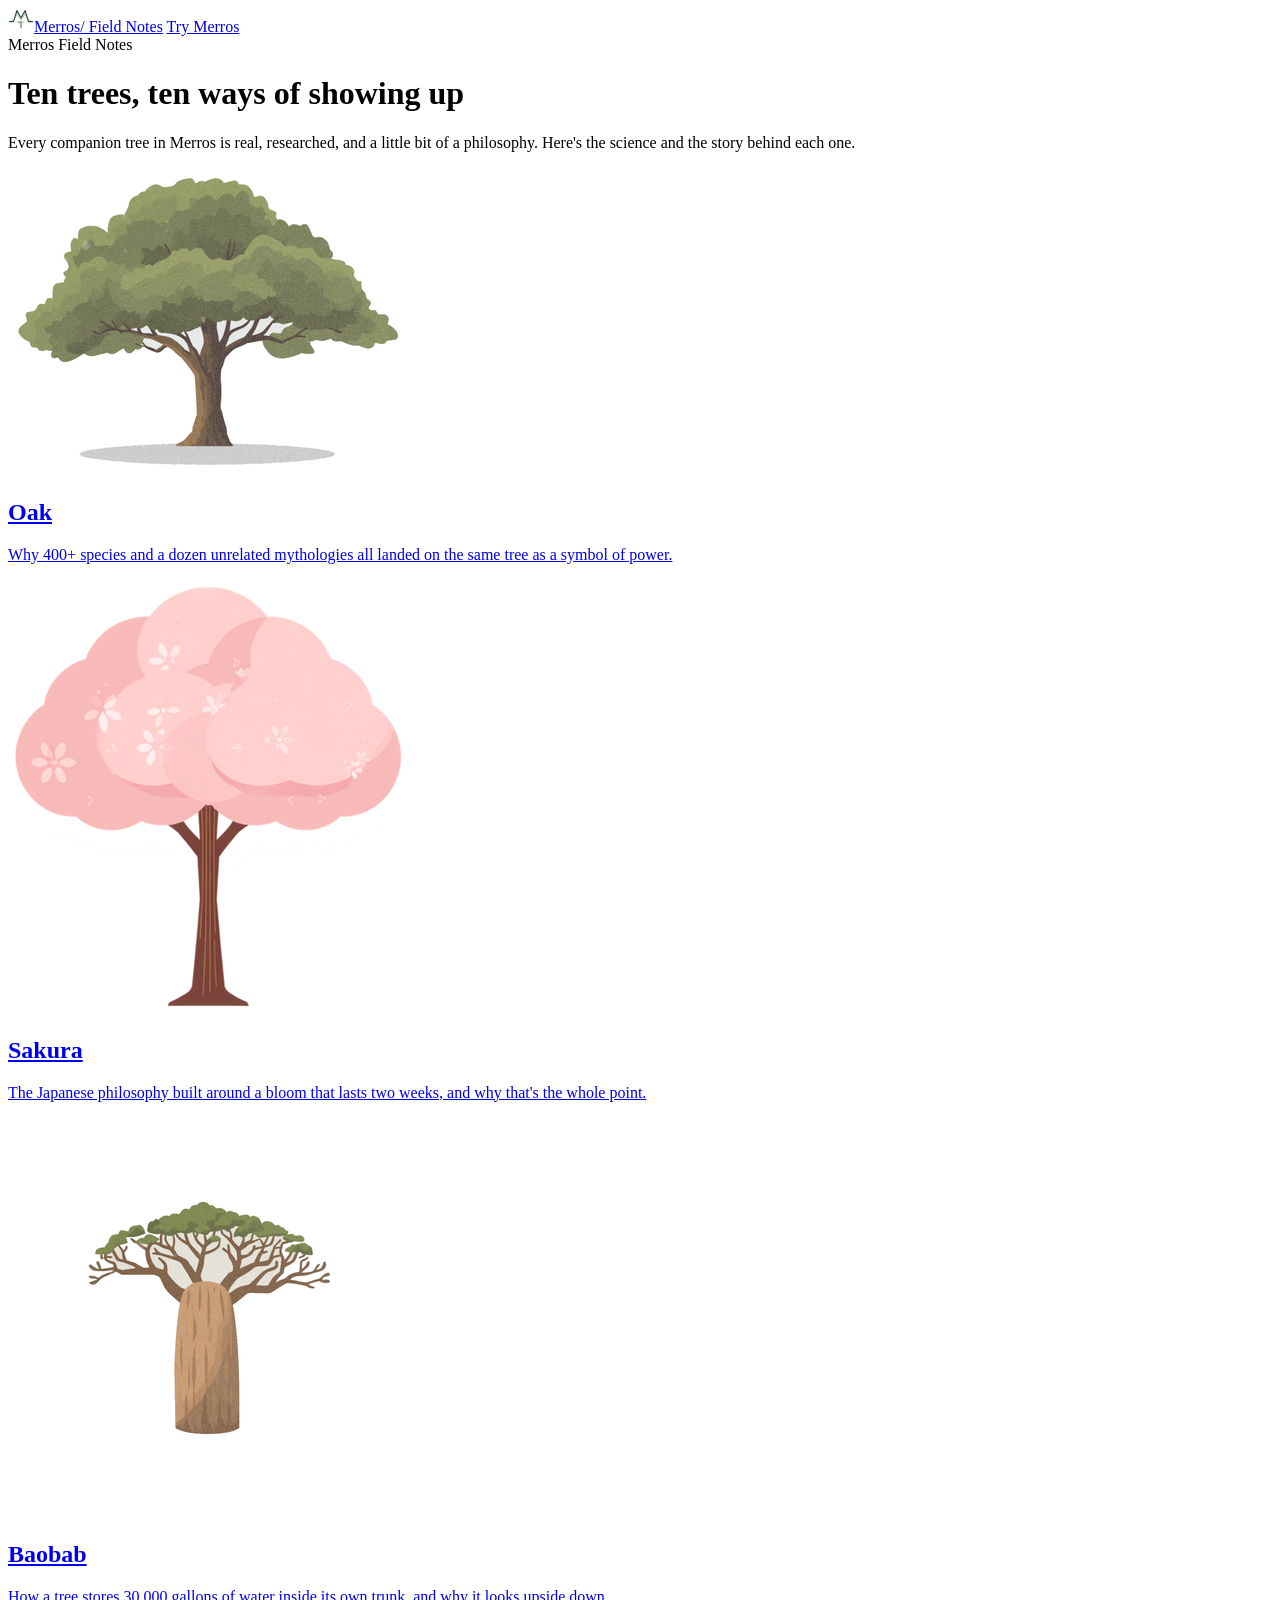
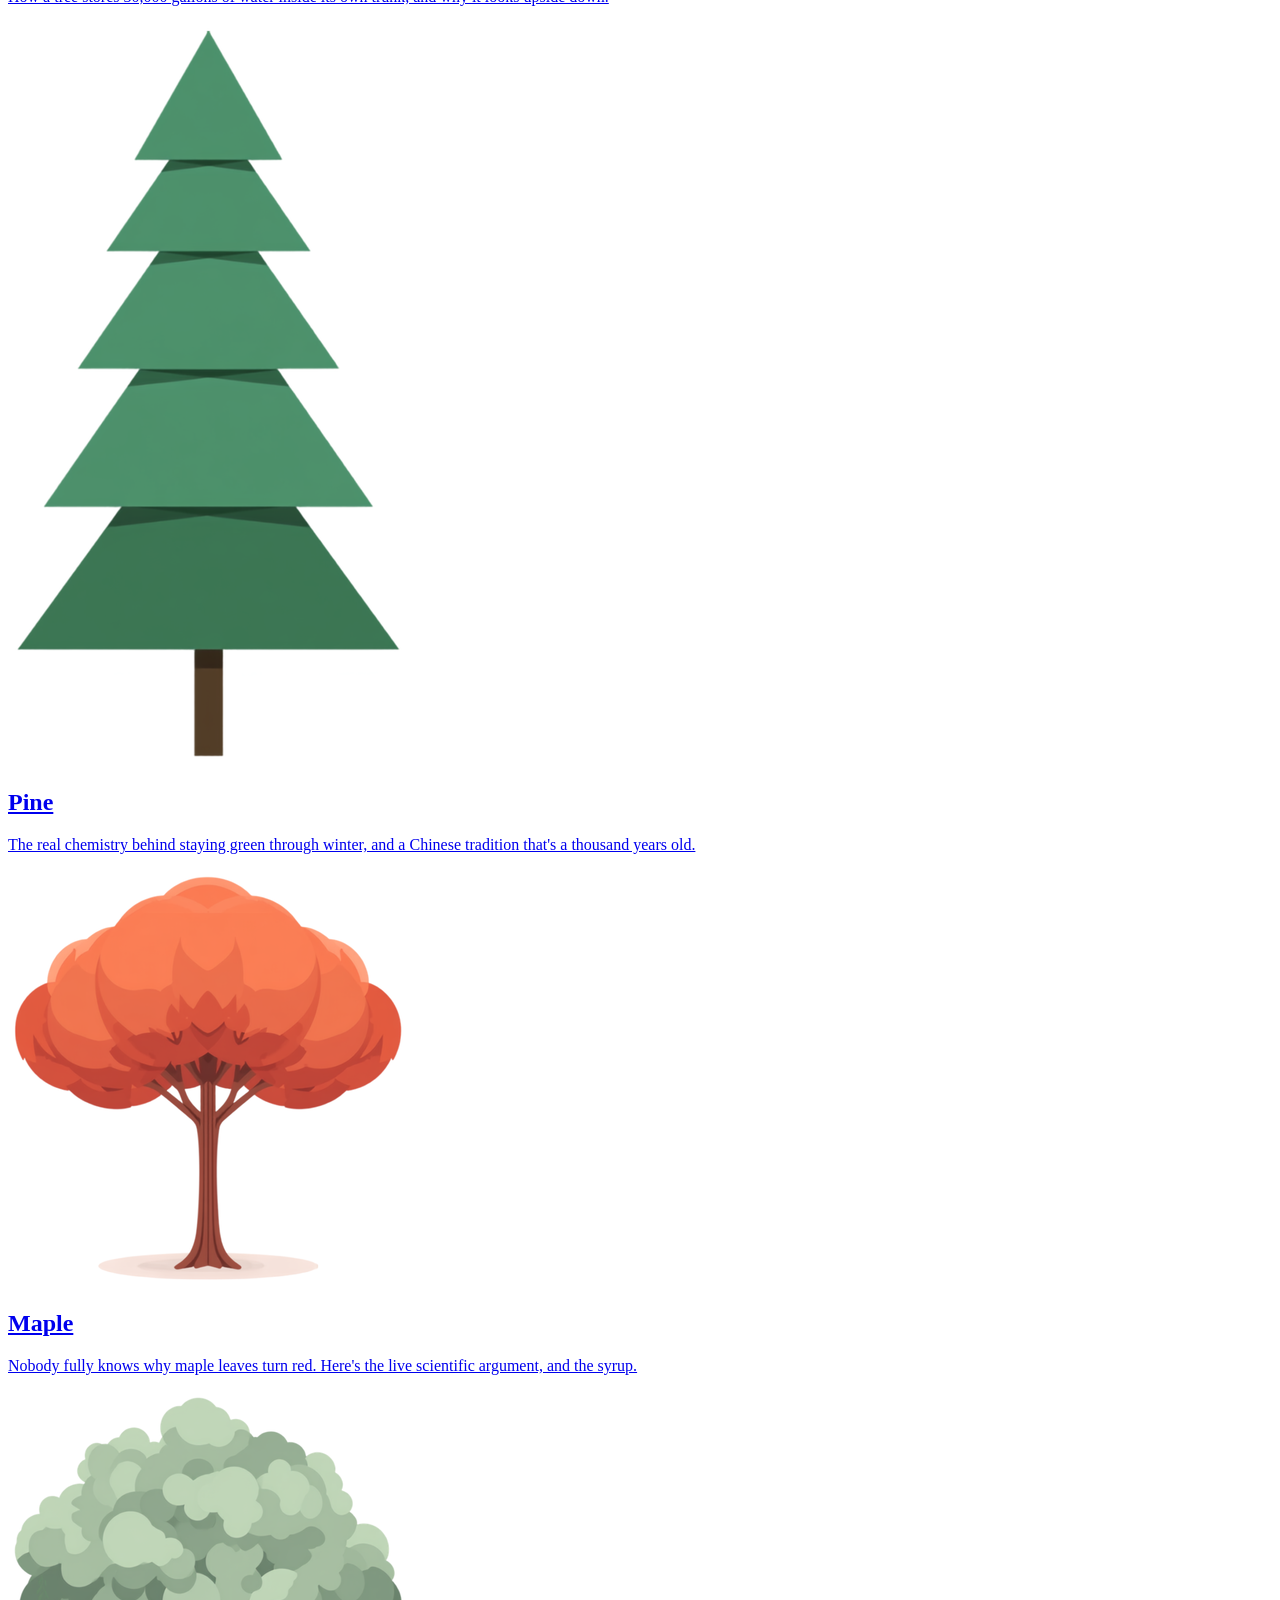
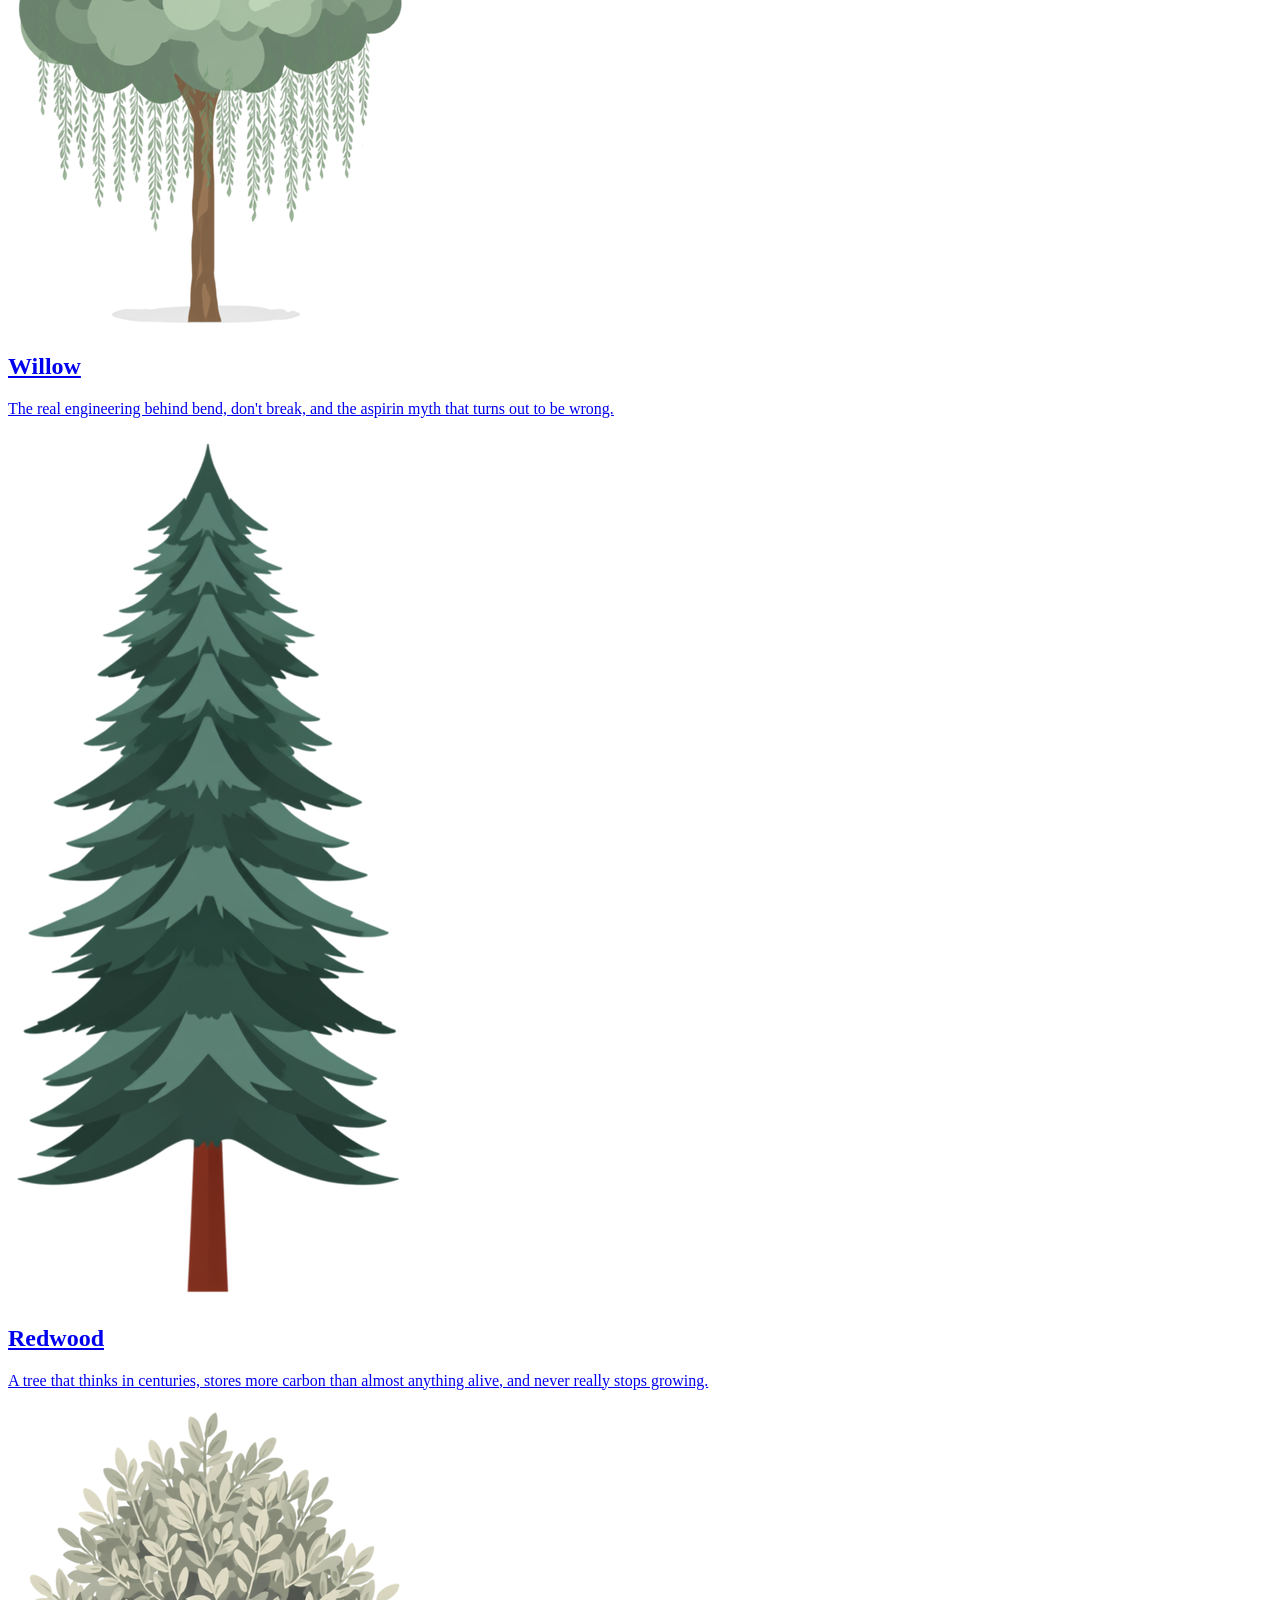
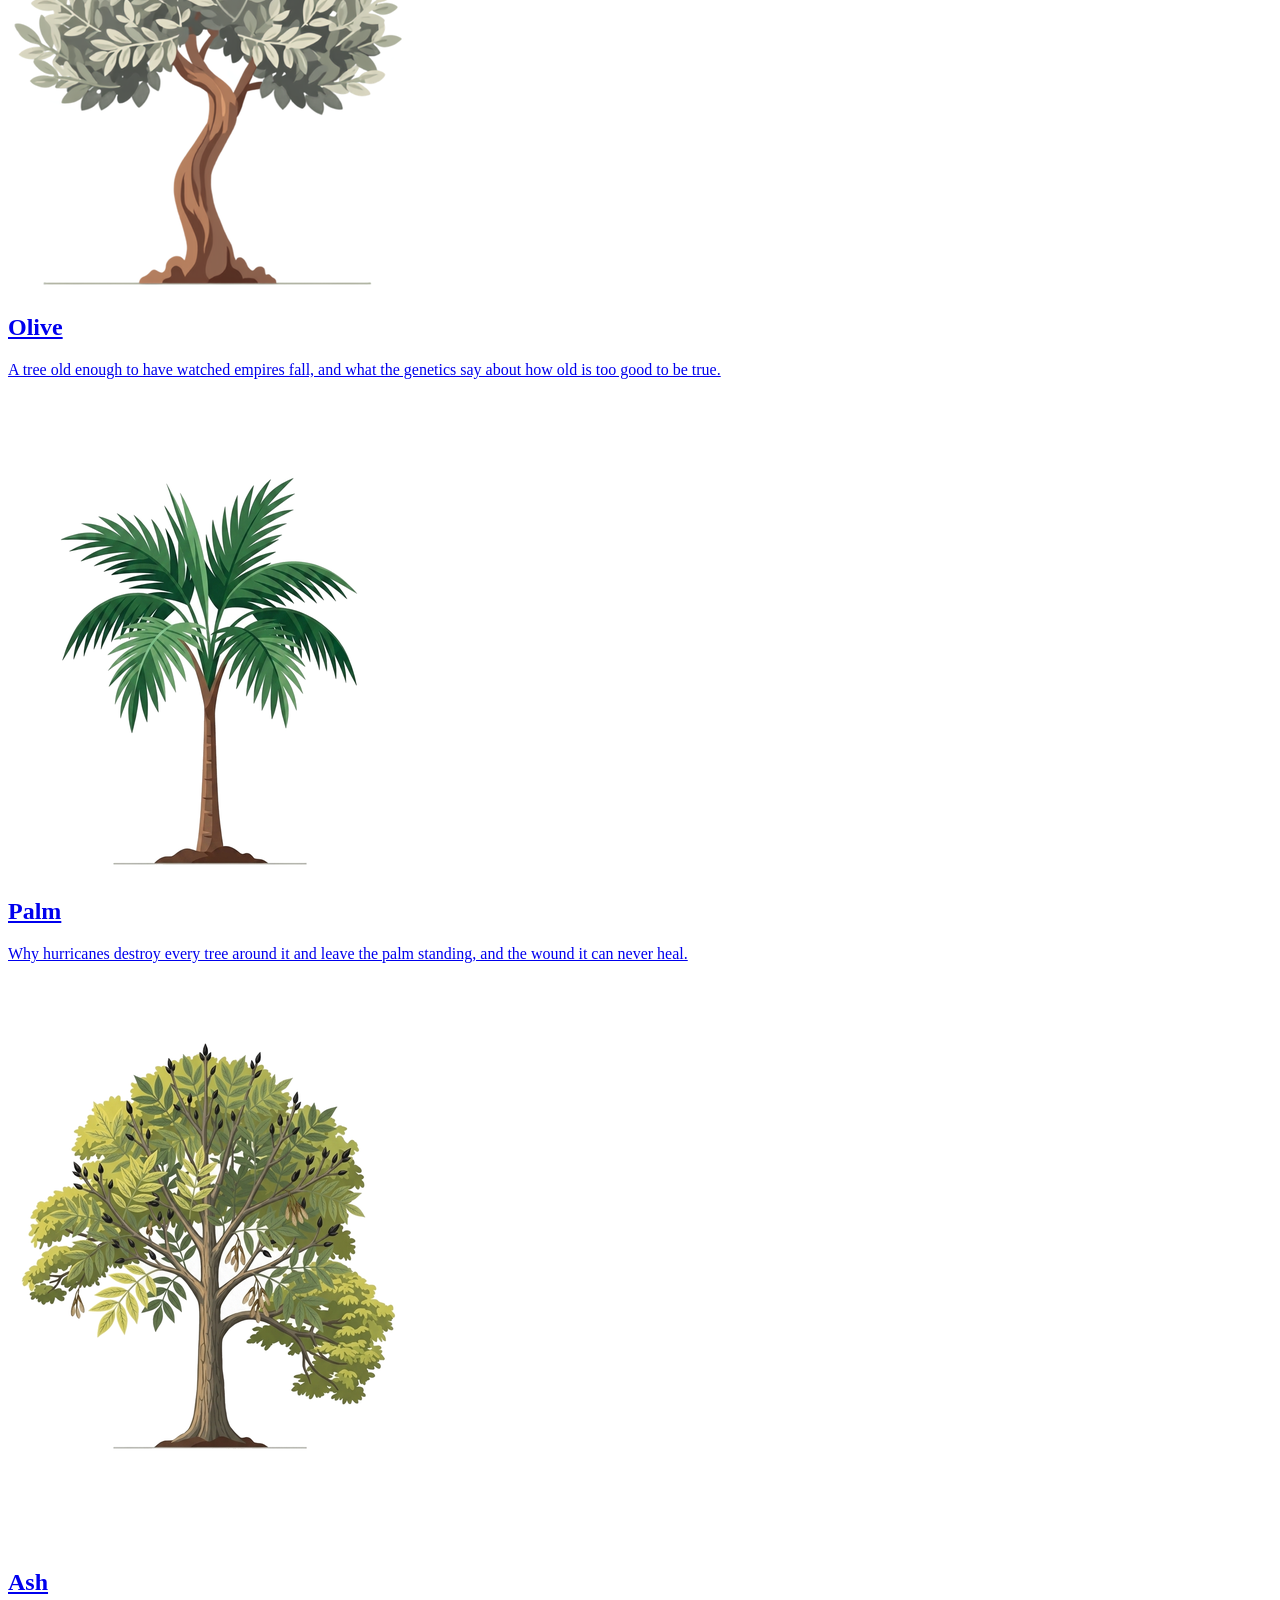
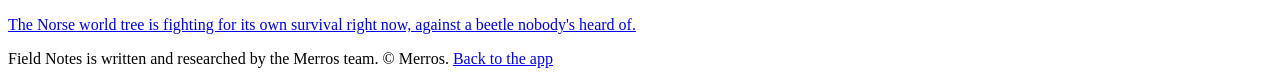
<file: blog/index.html>
<!DOCTYPE html>
<html lang="en">
<head>
<meta charset="UTF-8">
<meta name="viewport" content="width=device-width, initial-scale=1.0">
<title>Merros Field Notes · Merros Field Notes</title>
<meta name="description" content="Real, researched stories behind the ten companion trees in Merros.">
<link rel="preconnect" href="https://fonts.googleapis.com">
<link href="https://fonts.googleapis.com/css2?family=EB+Garamond:ital,wght@0,500;0,600;0,700;1,500&family=Inter:wght@400;500;600;700;800&display=swap" rel="stylesheet">
<link rel="stylesheet" href="/blog/blog.css">
</head>
<body>
<header class="blog-header"><div class="wrap">
  <a class="brand" href="/"><svg width="26" height="24" viewBox="-100 -80 200 180"><path d="M-88 22 L-58 22 L-32 -62 L0 -6 L32 -62 L58 22 L88 22" fill="none" stroke="#30533E" stroke-width="9" stroke-linecap="round" stroke-linejoin="round"/><path d="M-70 12 L-53 12 L-32 -38 L0 12 L32 -38 L53 12 L70 12" fill="none" stroke="#30533E" stroke-width="5" stroke-linecap="round" stroke-linejoin="round" opacity="0.55"/><line x1="0" y1="22" x2="0" y2="70" stroke="#30533E" stroke-width="7" stroke-linecap="round"/><path d="M0 40 Q-22 34 -30 18 Q-8 18 0 40 Z" fill="#7F9D6A"/><path d="M0 40 Q22 34 30 18 Q8 18 0 40 Z" fill="#B7C7AE"/></svg>Merros<span class="brand-blog-tag">/ Field Notes</span></a>
  <a class="header-cta" href="/">Try Merros</a>
</div></header>

<div class="listing-hero">
  <div class="eyebrow">Merros Field Notes</div>
  <h1>Ten trees, ten ways of showing up</h1>
  <p>Every companion tree in Merros is real, researched, and a little bit of a philosophy. Here's the science and the story behind each one.</p>
</div>
<div class="listing-grid">
<a class="listing-card" href="/blog/oak/">
  <div class="listing-card-top"><img src="/oak.png" alt="Oak"><h2>Oak</h2></div>
  <p>Why 400+ species and a dozen unrelated mythologies all landed on the same tree as a symbol of power.</p>
</a>
<a class="listing-card" href="/blog/sakura/">
  <div class="listing-card-top"><img src="/sakura.png" alt="Sakura"><h2>Sakura</h2></div>
  <p>The Japanese philosophy built around a bloom that lasts two weeks, and why that's the whole point.</p>
</a>
<a class="listing-card" href="/blog/baobab/">
  <div class="listing-card-top"><img src="/baobab.png" alt="Baobab"><h2>Baobab</h2></div>
  <p>How a tree stores 30,000 gallons of water inside its own trunk, and why it looks upside down.</p>
</a>
<a class="listing-card" href="/blog/pine/">
  <div class="listing-card-top"><img src="/pine.png" alt="Pine"><h2>Pine</h2></div>
  <p>The real chemistry behind staying green through winter, and a Chinese tradition that's a thousand years old.</p>
</a>
<a class="listing-card" href="/blog/maple/">
  <div class="listing-card-top"><img src="/maple.png" alt="Maple"><h2>Maple</h2></div>
  <p>Nobody fully knows why maple leaves turn red. Here's the live scientific argument, and the syrup.</p>
</a>
<a class="listing-card" href="/blog/willow/">
  <div class="listing-card-top"><img src="/willow.png" alt="Willow"><h2>Willow</h2></div>
  <p>The real engineering behind bend, don't break, and the aspirin myth that turns out to be wrong.</p>
</a>
<a class="listing-card" href="/blog/redwood/">
  <div class="listing-card-top"><img src="/redwood.png" alt="Redwood"><h2>Redwood</h2></div>
  <p>A tree that thinks in centuries, stores more carbon than almost anything alive, and never really stops growing.</p>
</a>
<a class="listing-card" href="/blog/olive/">
  <div class="listing-card-top"><img src="/olive.png" alt="Olive"><h2>Olive</h2></div>
  <p>A tree old enough to have watched empires fall, and what the genetics say about how old is too good to be true.</p>
</a>
<a class="listing-card" href="/blog/palm/">
  <div class="listing-card-top"><img src="/palm.png" alt="Palm"><h2>Palm</h2></div>
  <p>Why hurricanes destroy every tree around it and leave the palm standing, and the wound it can never heal.</p>
</a>
<a class="listing-card" href="/blog/ash/">
  <div class="listing-card-top"><img src="/ash.png" alt="Ash"><h2>Ash</h2></div>
  <p>The Norse world tree is fighting for its own survival right now, against a beetle nobody's heard of.</p>
</a>
</div>

<footer class="blog-footer">
  <div class="wrap">Field Notes is written and researched by the Merros team. &copy; Merros. <a href="/">Back to the app</a></div>
</footer>
</body>
</html>
</file>
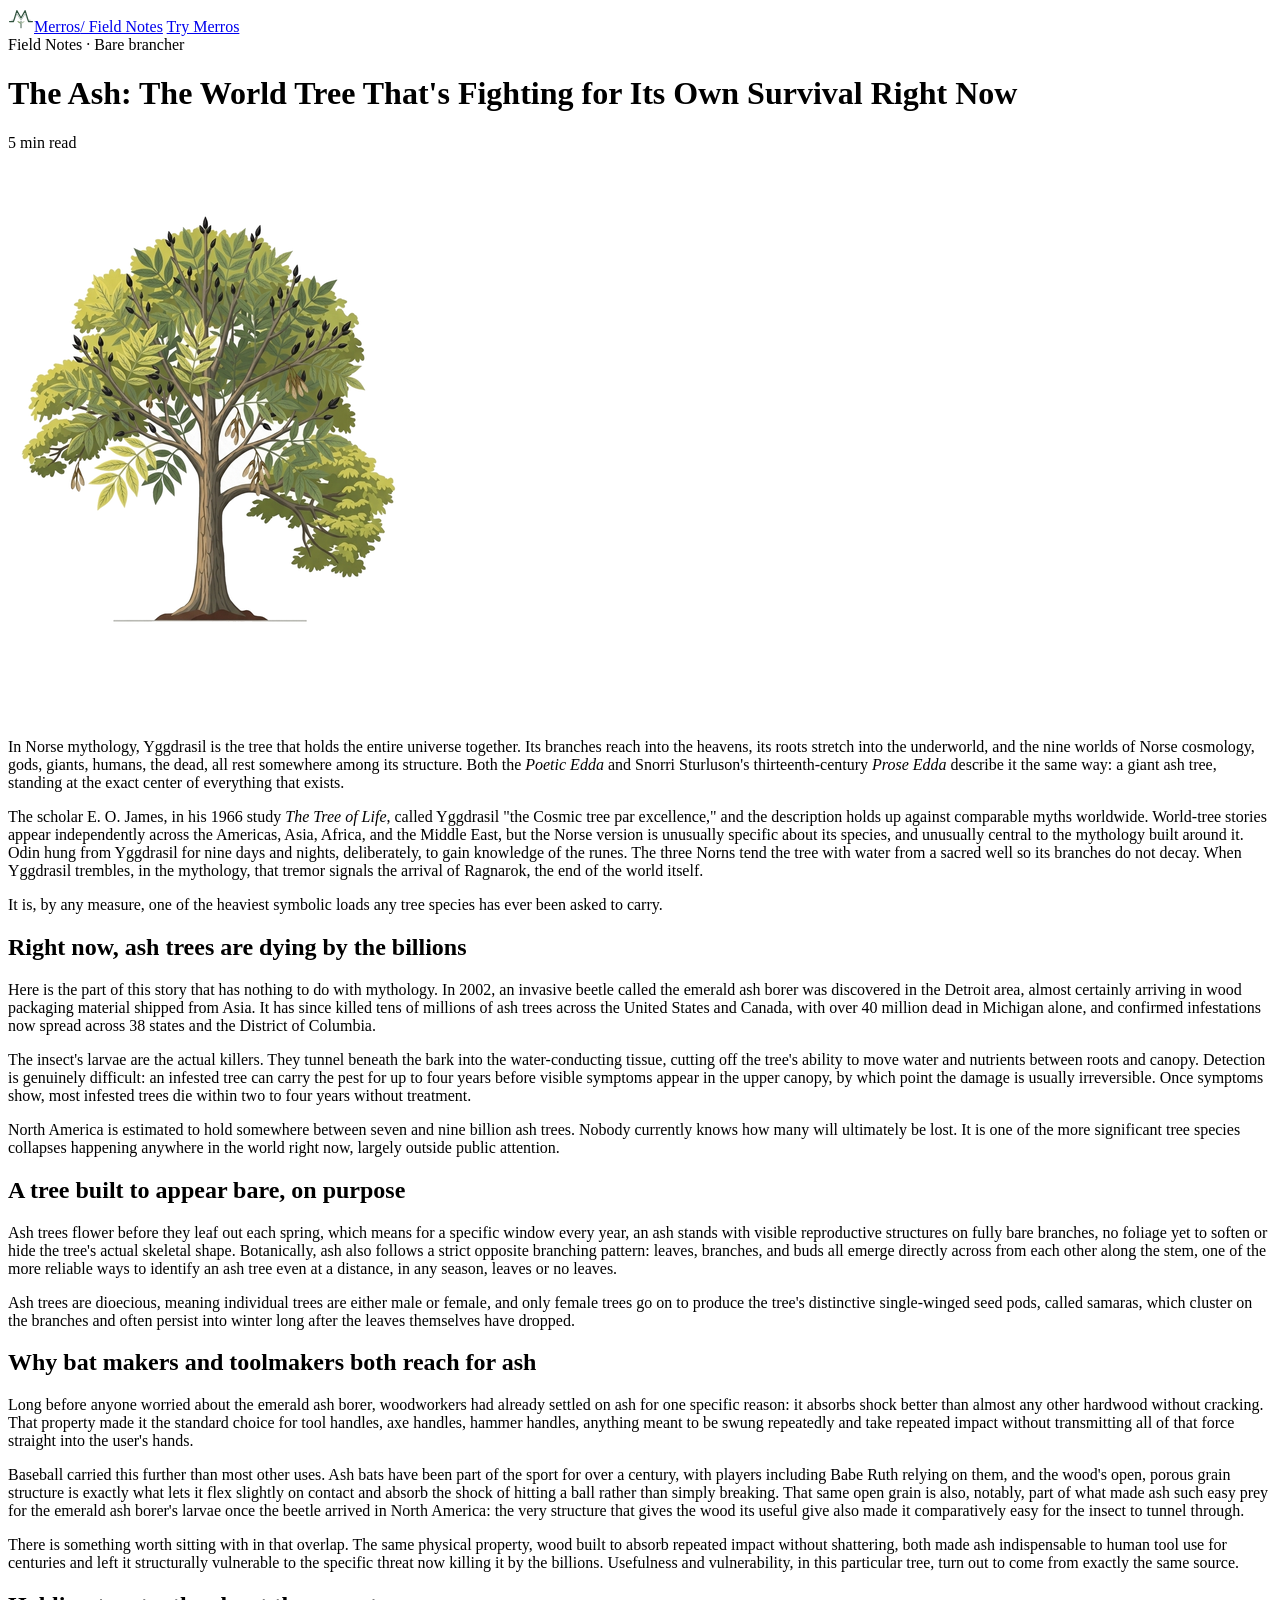
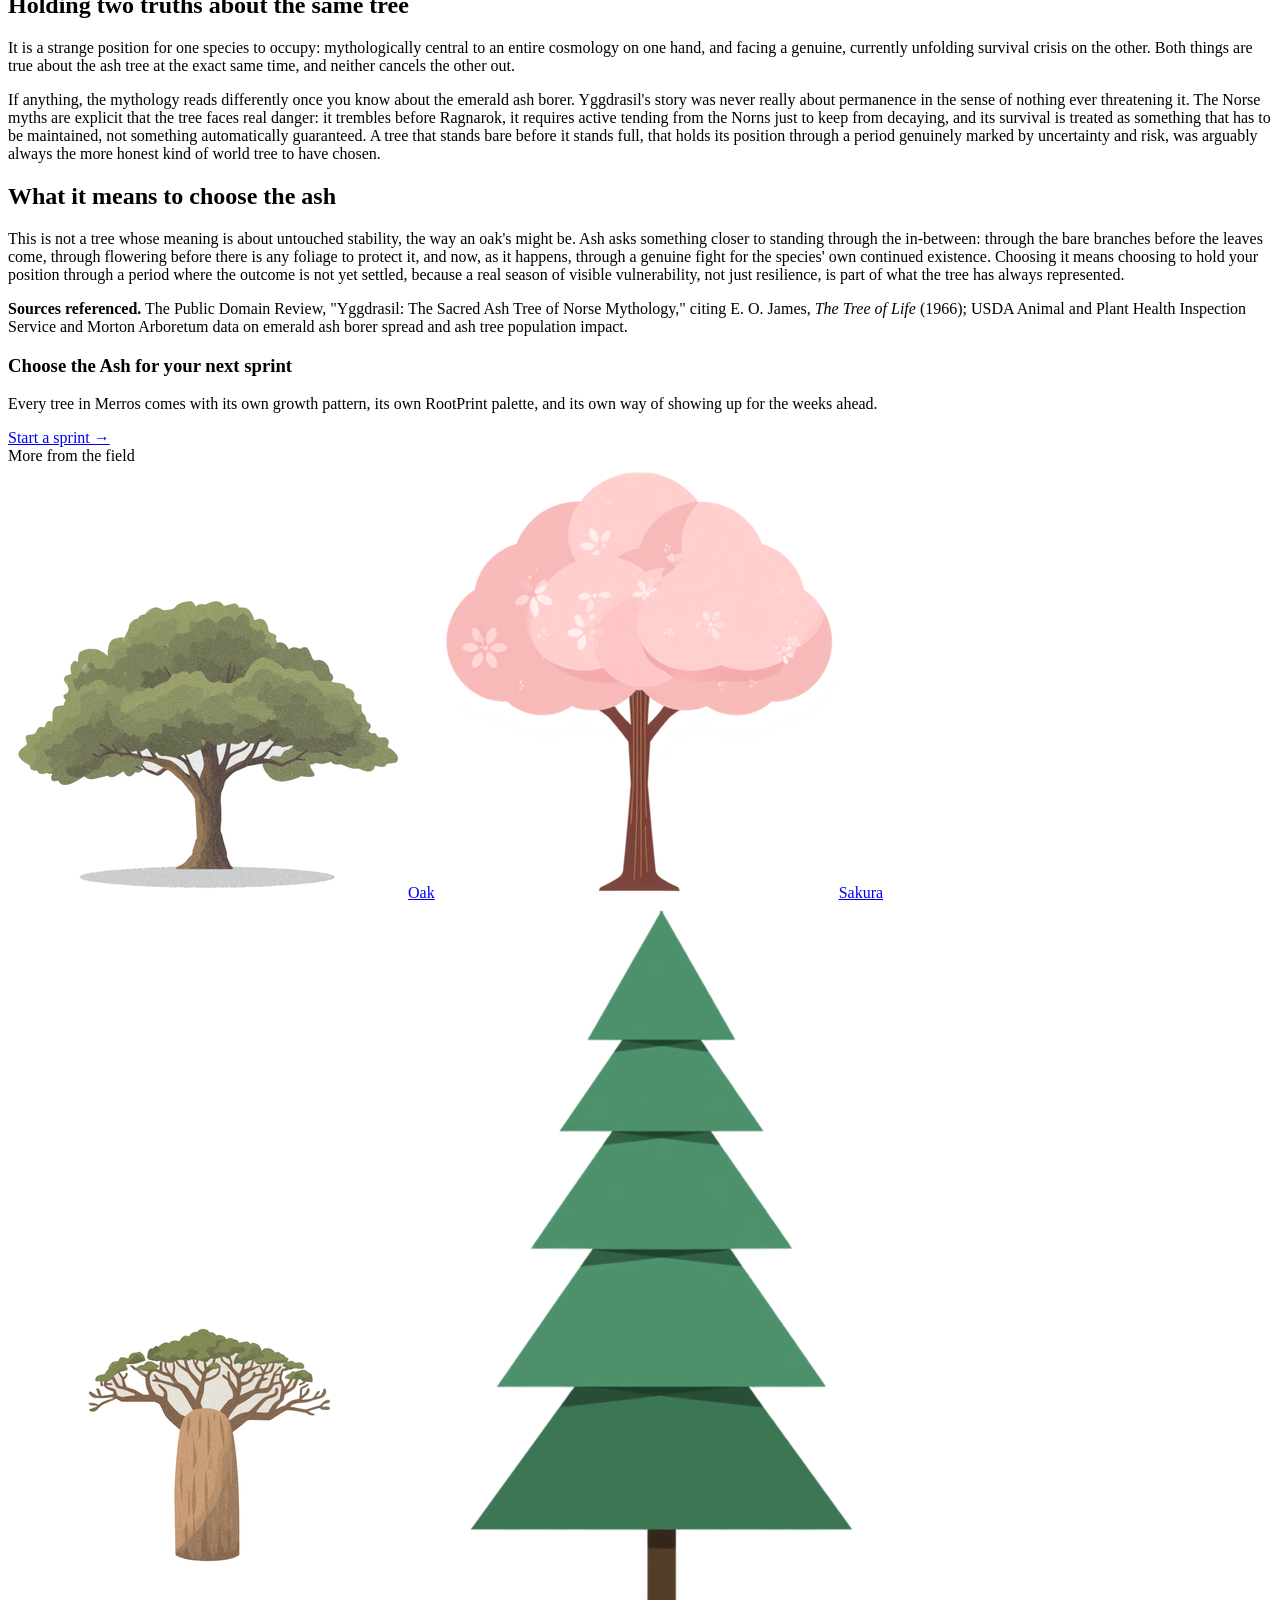
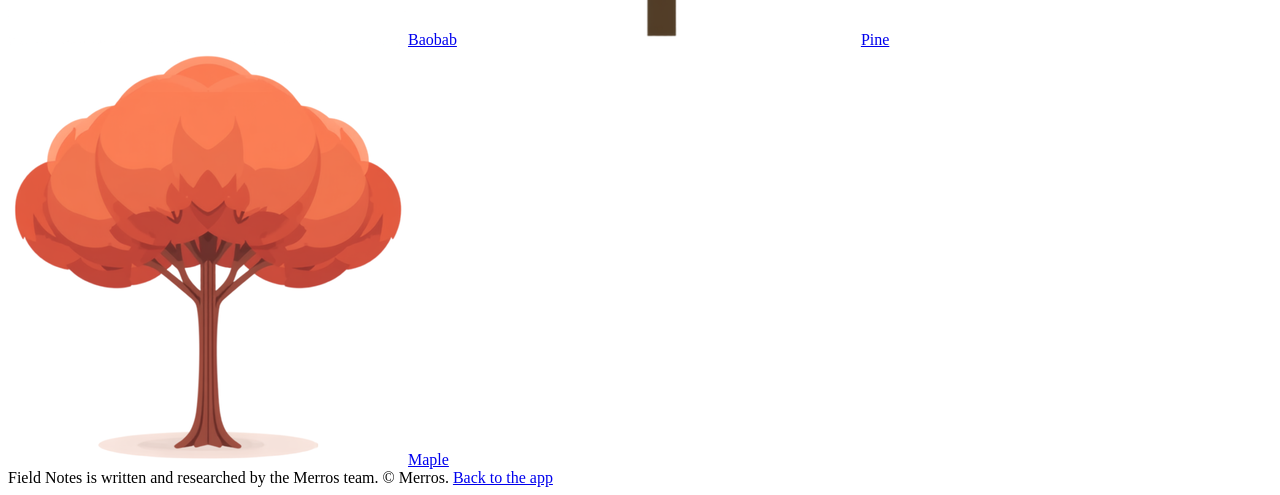
<file: blog/ash/index.html>
<!DOCTYPE html>
<html lang="en">
<head>
<meta charset="UTF-8">
<meta name="viewport" content="width=device-width, initial-scale=1.0">
<title>The Ash: The World Tree That's Fighting for Its Own Survival Right Now · Merros Field Notes</title>
<meta name="description" content="The Norse world tree is fighting for its own survival right now, against a beetle nobody's heard of.">
<link rel="preconnect" href="https://fonts.googleapis.com">
<link href="https://fonts.googleapis.com/css2?family=EB+Garamond:ital,wght@0,500;0,600;0,700;1,500&family=Inter:wght@400;500;600;700;800&display=swap" rel="stylesheet">
<link rel="stylesheet" href="/blog/blog.css">
</head>
<body>
<header class="blog-header"><div class="wrap">
  <a class="brand" href="/"><svg width="26" height="24" viewBox="-100 -80 200 180"><path d="M-88 22 L-58 22 L-32 -62 L0 -6 L32 -62 L58 22 L88 22" fill="none" stroke="#30533E" stroke-width="9" stroke-linecap="round" stroke-linejoin="round"/><path d="M-70 12 L-53 12 L-32 -38 L0 12 L32 -38 L53 12 L70 12" fill="none" stroke="#30533E" stroke-width="5" stroke-linecap="round" stroke-linejoin="round" opacity="0.55"/><line x1="0" y1="22" x2="0" y2="70" stroke="#30533E" stroke-width="7" stroke-linecap="round"/><path d="M0 40 Q-22 34 -30 18 Q-8 18 0 40 Z" fill="#7F9D6A"/><path d="M0 40 Q22 34 30 18 Q8 18 0 40 Z" fill="#B7C7AE"/></svg>Merros<span class="brand-blog-tag">/ Field Notes</span></a>
  <a class="header-cta" href="/">Try Merros</a>
</div></header>

<div class="post-hero">
  <div class="eyebrow">Field Notes &middot; Bare brancher</div>
  <h1 class="post-title">The Ash: The World Tree That's Fighting for Its Own Survival Right Now</h1>
  <div class="post-meta">5 min read</div>
  <div class="hero-art"><img src="/ash.png" alt="Ash tree illustration"></div>
</div>
<article class="post-body">
<p>In Norse mythology, Yggdrasil is the tree that holds the entire universe together. Its branches reach into the heavens, its roots stretch into the underworld, and the nine worlds of Norse cosmology, gods, giants, humans, the dead, all rest somewhere among its structure. Both the <em>Poetic Edda</em> and Snorri Sturluson's thirteenth-century <em>Prose Edda</em> describe it the same way: a giant ash tree, standing at the exact center of everything that exists.</p>
<p>The scholar E. O. James, in his 1966 study <em>The Tree of Life</em>, called Yggdrasil "the Cosmic tree par excellence," and the description holds up against comparable myths worldwide. World-tree stories appear independently across the Americas, Asia, Africa, and the Middle East, but the Norse version is unusually specific about its species, and unusually central to the mythology built around it. Odin hung from Yggdrasil for nine days and nights, deliberately, to gain knowledge of the runes. The three Norns tend the tree with water from a sacred well so its branches do not decay. When Yggdrasil trembles, in the mythology, that tremor signals the arrival of Ragnarok, the end of the world itself.</p>
<p>It is, by any measure, one of the heaviest symbolic loads any tree species has ever been asked to carry.</p>
<h2>Right now, ash trees are dying by the billions</h2>
<p>Here is the part of this story that has nothing to do with mythology. In 2002, an invasive beetle called the emerald ash borer was discovered in the Detroit area, almost certainly arriving in wood packaging material shipped from Asia. It has since killed tens of millions of ash trees across the United States and Canada, with over 40 million dead in Michigan alone, and confirmed infestations now spread across 38 states and the District of Columbia.</p>
<p>The insect's larvae are the actual killers. They tunnel beneath the bark into the water-conducting tissue, cutting off the tree's ability to move water and nutrients between roots and canopy. Detection is genuinely difficult: an infested tree can carry the pest for up to four years before visible symptoms appear in the upper canopy, by which point the damage is usually irreversible. Once symptoms show, most infested trees die within two to four years without treatment.</p>
<p>North America is estimated to hold somewhere between seven and nine billion ash trees. Nobody currently knows how many will ultimately be lost. It is one of the more significant tree species collapses happening anywhere in the world right now, largely outside public attention.</p>
<h2>A tree built to appear bare, on purpose</h2>
<p>Ash trees flower before they leaf out each spring, which means for a specific window every year, an ash stands with visible reproductive structures on fully bare branches, no foliage yet to soften or hide the tree's actual skeletal shape. Botanically, ash also follows a strict opposite branching pattern: leaves, branches, and buds all emerge directly across from each other along the stem, one of the more reliable ways to identify an ash tree even at a distance, in any season, leaves or no leaves.</p>
<p>Ash trees are dioecious, meaning individual trees are either male or female, and only female trees go on to produce the tree's distinctive single-winged seed pods, called samaras, which cluster on the branches and often persist into winter long after the leaves themselves have dropped.</p>
<h2>Why bat makers and toolmakers both reach for ash</h2>
<p>Long before anyone worried about the emerald ash borer, woodworkers had already settled on ash for one specific reason: it absorbs shock better than almost any other hardwood without cracking. That property made it the standard choice for tool handles, axe handles, hammer handles, anything meant to be swung repeatedly and take repeated impact without transmitting all of that force straight into the user's hands.</p>
<p>Baseball carried this further than most other uses. Ash bats have been part of the sport for over a century, with players including Babe Ruth relying on them, and the wood's open, porous grain structure is exactly what lets it flex slightly on contact and absorb the shock of hitting a ball rather than simply breaking. That same open grain is also, notably, part of what made ash such easy prey for the emerald ash borer's larvae once the beetle arrived in North America: the very structure that gives the wood its useful give also made it comparatively easy for the insect to tunnel through.</p>
<p>There is something worth sitting with in that overlap. The same physical property, wood built to absorb repeated impact without shattering, both made ash indispensable to human tool use for centuries and left it structurally vulnerable to the specific threat now killing it by the billions. Usefulness and vulnerability, in this particular tree, turn out to come from exactly the same source.</p>
<h2>Holding two truths about the same tree</h2>
<p>It is a strange position for one species to occupy: mythologically central to an entire cosmology on one hand, and facing a genuine, currently unfolding survival crisis on the other. Both things are true about the ash tree at the exact same time, and neither cancels the other out.</p>
<p>If anything, the mythology reads differently once you know about the emerald ash borer. Yggdrasil's story was never really about permanence in the sense of nothing ever threatening it. The Norse myths are explicit that the tree faces real danger: it trembles before Ragnarok, it requires active tending from the Norns just to keep from decaying, and its survival is treated as something that has to be maintained, not something automatically guaranteed. A tree that stands bare before it stands full, that holds its position through a period genuinely marked by uncertainty and risk, was arguably always the more honest kind of world tree to have chosen.</p>
<h2>What it means to choose the ash</h2>
<p>This is not a tree whose meaning is about untouched stability, the way an oak's might be. Ash asks something closer to standing through the in-between: through the bare branches before the leaves come, through flowering before there is any foliage to protect it, and now, as it happens, through a genuine fight for the species' own continued existence. Choosing it means choosing to hold your position through a period where the outcome is not yet settled, because a real season of visible vulnerability, not just resilience, is part of what the tree has always represented.</p>
<div class="citation"><strong>Sources referenced.</strong> The Public Domain Review, "Yggdrasil: The Sacred Ash Tree of Norse Mythology," citing E. O. James, <em>The Tree of Life</em> (1966); USDA Animal and Plant Health Inspection Service and Morton Arboretum data on emerald ash borer spread and ash tree population impact.</div>
</article>
<div class="post-cta">
  <div class="cta-card">
    <h3>Choose the Ash for your next sprint</h3>
    <p>Every tree in Merros comes with its own growth pattern, its own RootPrint palette, and its own way of showing up for the weeks ahead.</p>
    <a href="/">Start a sprint &rarr;</a>
  </div>
</div>
<div class="related">
  <div class="related-title">More from the field</div>
  <div class="related-grid"><a class="related-card" href="/blog/oak/"><img src="/oak.png" alt="Oak"/><span>Oak</span></a>
<a class="related-card" href="/blog/sakura/"><img src="/sakura.png" alt="Sakura"/><span>Sakura</span></a>
<a class="related-card" href="/blog/baobab/"><img src="/baobab.png" alt="Baobab"/><span>Baobab</span></a>
<a class="related-card" href="/blog/pine/"><img src="/pine.png" alt="Pine"/><span>Pine</span></a>
<a class="related-card" href="/blog/maple/"><img src="/maple.png" alt="Maple"/><span>Maple</span></a></div>
</div>

<footer class="blog-footer">
  <div class="wrap">Field Notes is written and researched by the Merros team. &copy; Merros. <a href="/">Back to the app</a></div>
</footer>
</body>
</html>
</file>
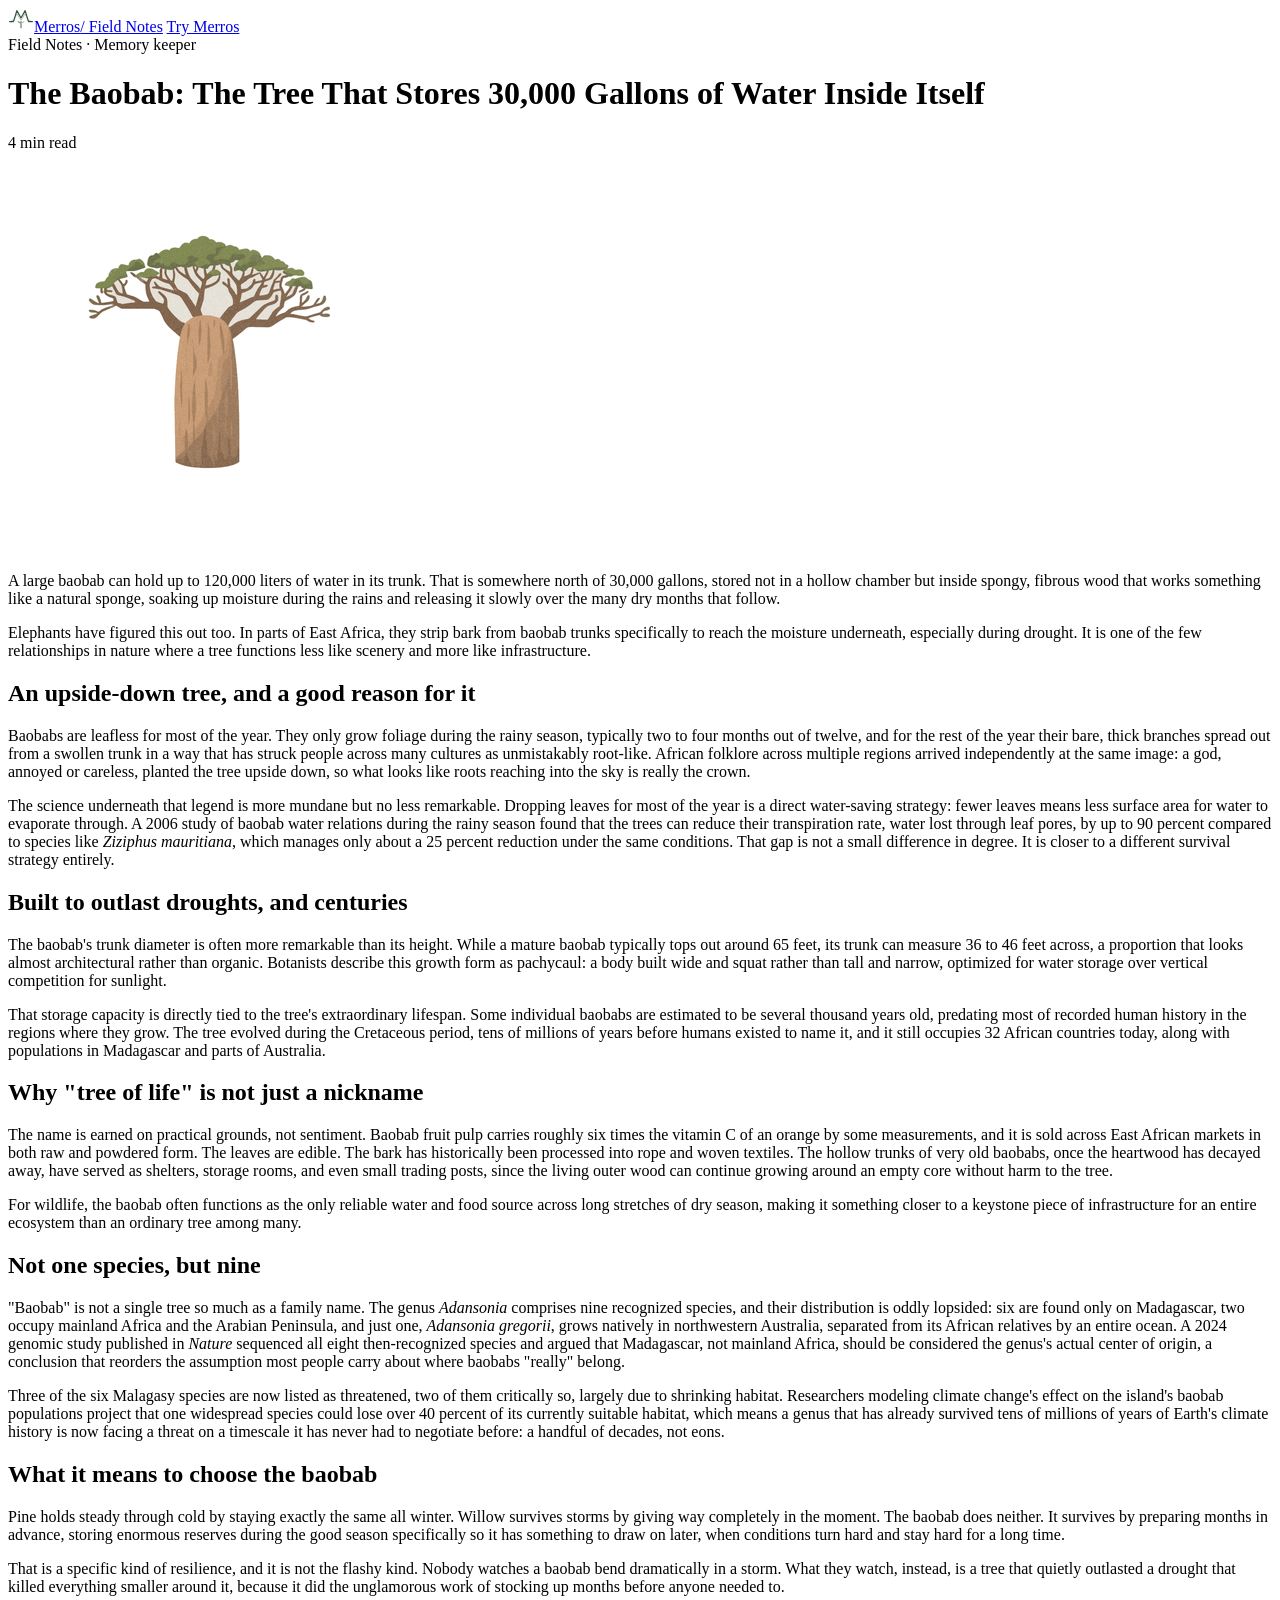
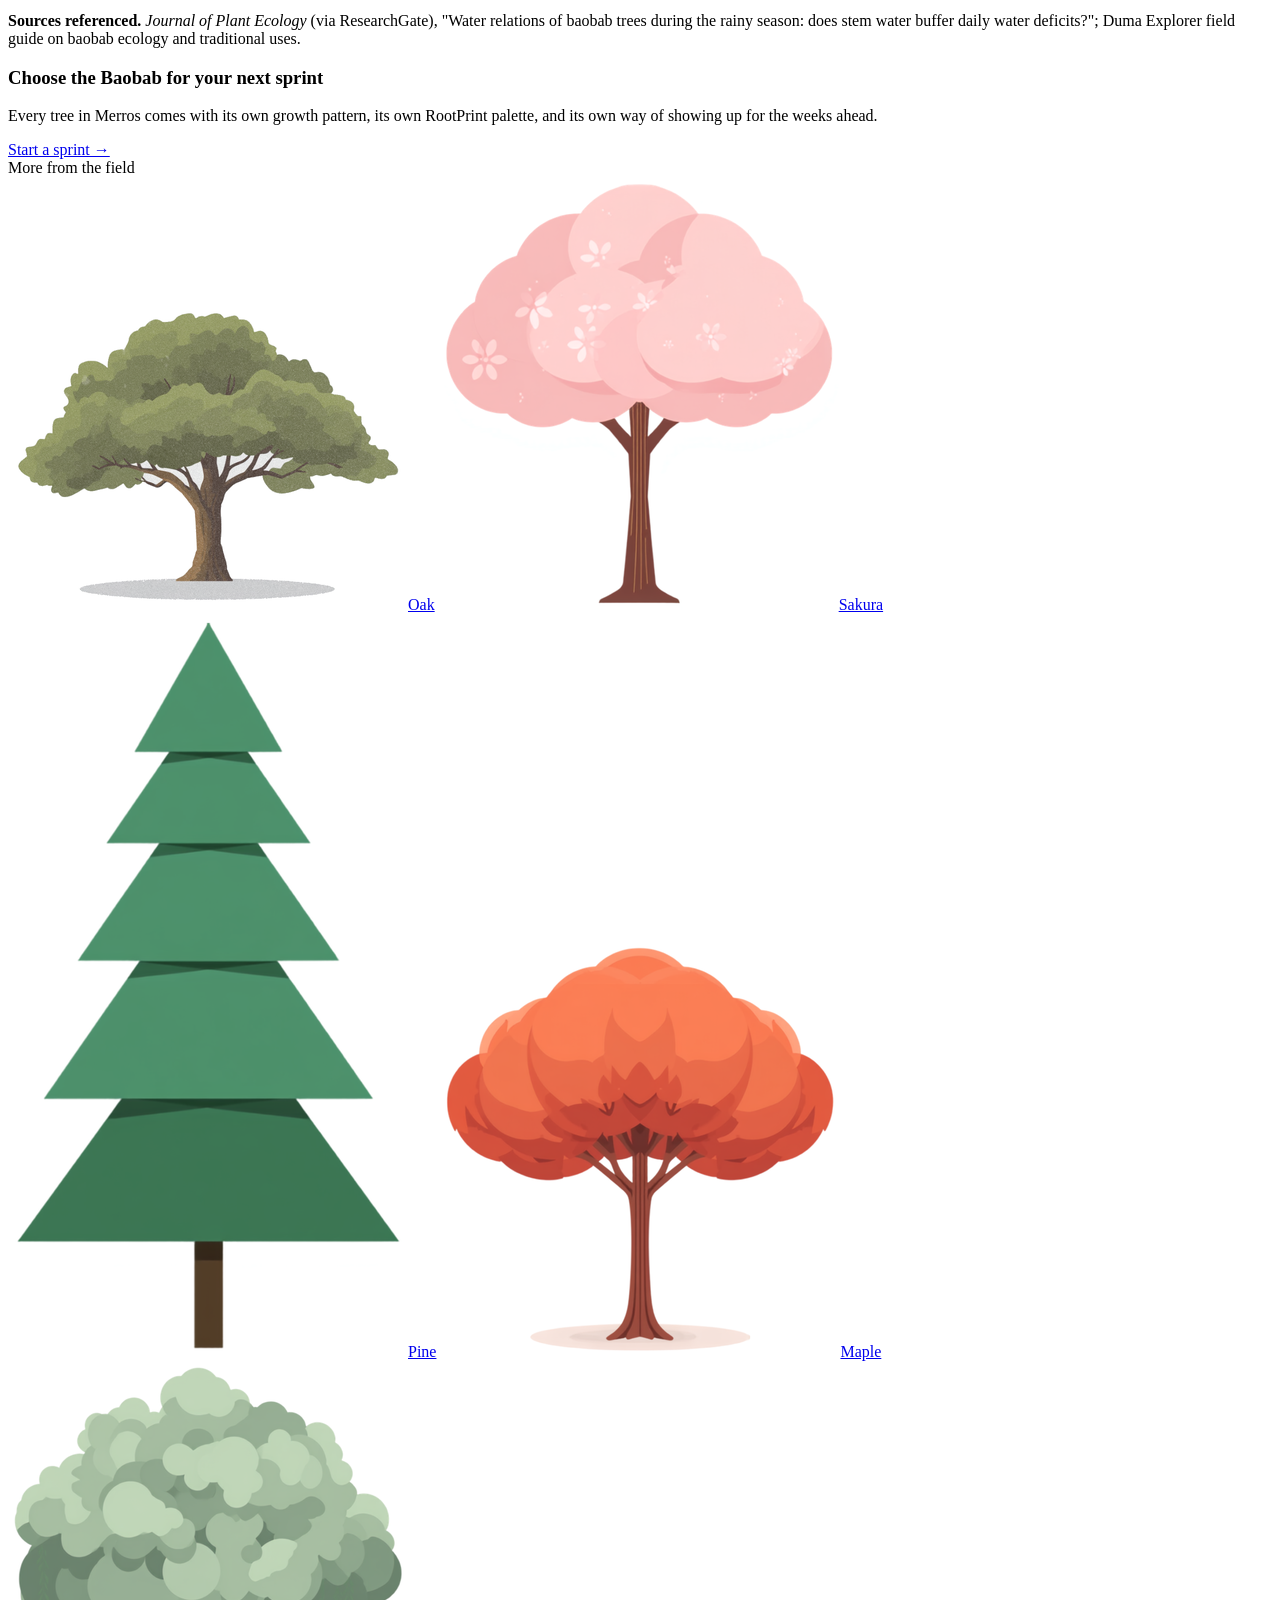
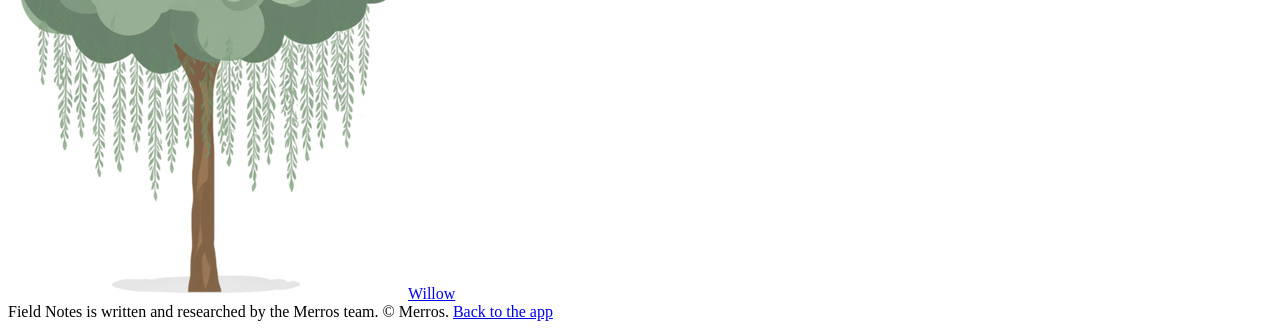
<file: blog/baobab/index.html>
<!DOCTYPE html>
<html lang="en">
<head>
<meta charset="UTF-8">
<meta name="viewport" content="width=device-width, initial-scale=1.0">
<title>The Baobab: The Tree That Stores 30,000 Gallons of Water Inside Itself · Merros Field Notes</title>
<meta name="description" content="How a tree stores 30,000 gallons of water inside its own trunk, and why it looks upside down.">
<link rel="preconnect" href="https://fonts.googleapis.com">
<link href="https://fonts.googleapis.com/css2?family=EB+Garamond:ital,wght@0,500;0,600;0,700;1,500&family=Inter:wght@400;500;600;700;800&display=swap" rel="stylesheet">
<link rel="stylesheet" href="/blog/blog.css">
</head>
<body>
<header class="blog-header"><div class="wrap">
  <a class="brand" href="/"><svg width="26" height="24" viewBox="-100 -80 200 180"><path d="M-88 22 L-58 22 L-32 -62 L0 -6 L32 -62 L58 22 L88 22" fill="none" stroke="#30533E" stroke-width="9" stroke-linecap="round" stroke-linejoin="round"/><path d="M-70 12 L-53 12 L-32 -38 L0 12 L32 -38 L53 12 L70 12" fill="none" stroke="#30533E" stroke-width="5" stroke-linecap="round" stroke-linejoin="round" opacity="0.55"/><line x1="0" y1="22" x2="0" y2="70" stroke="#30533E" stroke-width="7" stroke-linecap="round"/><path d="M0 40 Q-22 34 -30 18 Q-8 18 0 40 Z" fill="#7F9D6A"/><path d="M0 40 Q22 34 30 18 Q8 18 0 40 Z" fill="#B7C7AE"/></svg>Merros<span class="brand-blog-tag">/ Field Notes</span></a>
  <a class="header-cta" href="/">Try Merros</a>
</div></header>

<div class="post-hero">
  <div class="eyebrow">Field Notes &middot; Memory keeper</div>
  <h1 class="post-title">The Baobab: The Tree That Stores 30,000 Gallons of Water Inside Itself</h1>
  <div class="post-meta">4 min read</div>
  <div class="hero-art"><img src="/baobab.png" alt="Baobab tree illustration"></div>
</div>
<article class="post-body">
<p>A large baobab can hold up to 120,000 liters of water in its trunk. That is somewhere north of 30,000 gallons, stored not in a hollow chamber but inside spongy, fibrous wood that works something like a natural sponge, soaking up moisture during the rains and releasing it slowly over the many dry months that follow.</p>
<p>Elephants have figured this out too. In parts of East Africa, they strip bark from baobab trunks specifically to reach the moisture underneath, especially during drought. It is one of the few relationships in nature where a tree functions less like scenery and more like infrastructure.</p>
<h2>An upside-down tree, and a good reason for it</h2>
<p>Baobabs are leafless for most of the year. They only grow foliage during the rainy season, typically two to four months out of twelve, and for the rest of the year their bare, thick branches spread out from a swollen trunk in a way that has struck people across many cultures as unmistakably root-like. African folklore across multiple regions arrived independently at the same image: a god, annoyed or careless, planted the tree upside down, so what looks like roots reaching into the sky is really the crown.</p>
<p>The science underneath that legend is more mundane but no less remarkable. Dropping leaves for most of the year is a direct water-saving strategy: fewer leaves means less surface area for water to evaporate through. A 2006 study of baobab water relations during the rainy season found that the trees can reduce their transpiration rate, water lost through leaf pores, by up to 90 percent compared to species like <em>Ziziphus mauritiana</em>, which manages only about a 25 percent reduction under the same conditions. That gap is not a small difference in degree. It is closer to a different survival strategy entirely.</p>
<h2>Built to outlast droughts, and centuries</h2>
<p>The baobab's trunk diameter is often more remarkable than its height. While a mature baobab typically tops out around 65 feet, its trunk can measure 36 to 46 feet across, a proportion that looks almost architectural rather than organic. Botanists describe this growth form as pachycaul: a body built wide and squat rather than tall and narrow, optimized for water storage over vertical competition for sunlight.</p>
<p>That storage capacity is directly tied to the tree's extraordinary lifespan. Some individual baobabs are estimated to be several thousand years old, predating most of recorded human history in the regions where they grow. The tree evolved during the Cretaceous period, tens of millions of years before humans existed to name it, and it still occupies 32 African countries today, along with populations in Madagascar and parts of Australia.</p>
<h2>Why "tree of life" is not just a nickname</h2>
<p>The name is earned on practical grounds, not sentiment. Baobab fruit pulp carries roughly six times the vitamin C of an orange by some measurements, and it is sold across East African markets in both raw and powdered form. The leaves are edible. The bark has historically been processed into rope and woven textiles. The hollow trunks of very old baobabs, once the heartwood has decayed away, have served as shelters, storage rooms, and even small trading posts, since the living outer wood can continue growing around an empty core without harm to the tree.</p>
<p>For wildlife, the baobab often functions as the only reliable water and food source across long stretches of dry season, making it something closer to a keystone piece of infrastructure for an entire ecosystem than an ordinary tree among many.</p>
<h2>Not one species, but nine</h2>
<p>"Baobab" is not a single tree so much as a family name. The genus <em>Adansonia</em> comprises nine recognized species, and their distribution is oddly lopsided: six are found only on Madagascar, two occupy mainland Africa and the Arabian Peninsula, and just one, <em>Adansonia gregorii</em>, grows natively in northwestern Australia, separated from its African relatives by an entire ocean. A 2024 genomic study published in <em>Nature</em> sequenced all eight then-recognized species and argued that Madagascar, not mainland Africa, should be considered the genus's actual center of origin, a conclusion that reorders the assumption most people carry about where baobabs "really" belong.</p>
<p>Three of the six Malagasy species are now listed as threatened, two of them critically so, largely due to shrinking habitat. Researchers modeling climate change's effect on the island's baobab populations project that one widespread species could lose over 40 percent of its currently suitable habitat, which means a genus that has already survived tens of millions of years of Earth's climate history is now facing a threat on a timescale it has never had to negotiate before: a handful of decades, not eons.</p>
<h2>What it means to choose the baobab</h2>
<p>Pine holds steady through cold by staying exactly the same all winter. Willow survives storms by giving way completely in the moment. The baobab does neither. It survives by preparing months in advance, storing enormous reserves during the good season specifically so it has something to draw on later, when conditions turn hard and stay hard for a long time.</p>
<p>That is a specific kind of resilience, and it is not the flashy kind. Nobody watches a baobab bend dramatically in a storm. What they watch, instead, is a tree that quietly outlasted a drought that killed everything smaller around it, because it did the unglamorous work of stocking up months before anyone needed to.</p>
<div class="citation"><strong>Sources referenced.</strong> <em>Journal of Plant Ecology</em> (via ResearchGate), "Water relations of baobab trees during the rainy season: does stem water buffer daily water deficits?"; Duma Explorer field guide on baobab ecology and traditional uses.</div>
</article>
<div class="post-cta">
  <div class="cta-card">
    <h3>Choose the Baobab for your next sprint</h3>
    <p>Every tree in Merros comes with its own growth pattern, its own RootPrint palette, and its own way of showing up for the weeks ahead.</p>
    <a href="/">Start a sprint &rarr;</a>
  </div>
</div>
<div class="related">
  <div class="related-title">More from the field</div>
  <div class="related-grid"><a class="related-card" href="/blog/oak/"><img src="/oak.png" alt="Oak"/><span>Oak</span></a>
<a class="related-card" href="/blog/sakura/"><img src="/sakura.png" alt="Sakura"/><span>Sakura</span></a>
<a class="related-card" href="/blog/pine/"><img src="/pine.png" alt="Pine"/><span>Pine</span></a>
<a class="related-card" href="/blog/maple/"><img src="/maple.png" alt="Maple"/><span>Maple</span></a>
<a class="related-card" href="/blog/willow/"><img src="/willow.png" alt="Willow"/><span>Willow</span></a></div>
</div>

<footer class="blog-footer">
  <div class="wrap">Field Notes is written and researched by the Merros team. &copy; Merros. <a href="/">Back to the app</a></div>
</footer>
</body>
</html>
</file>
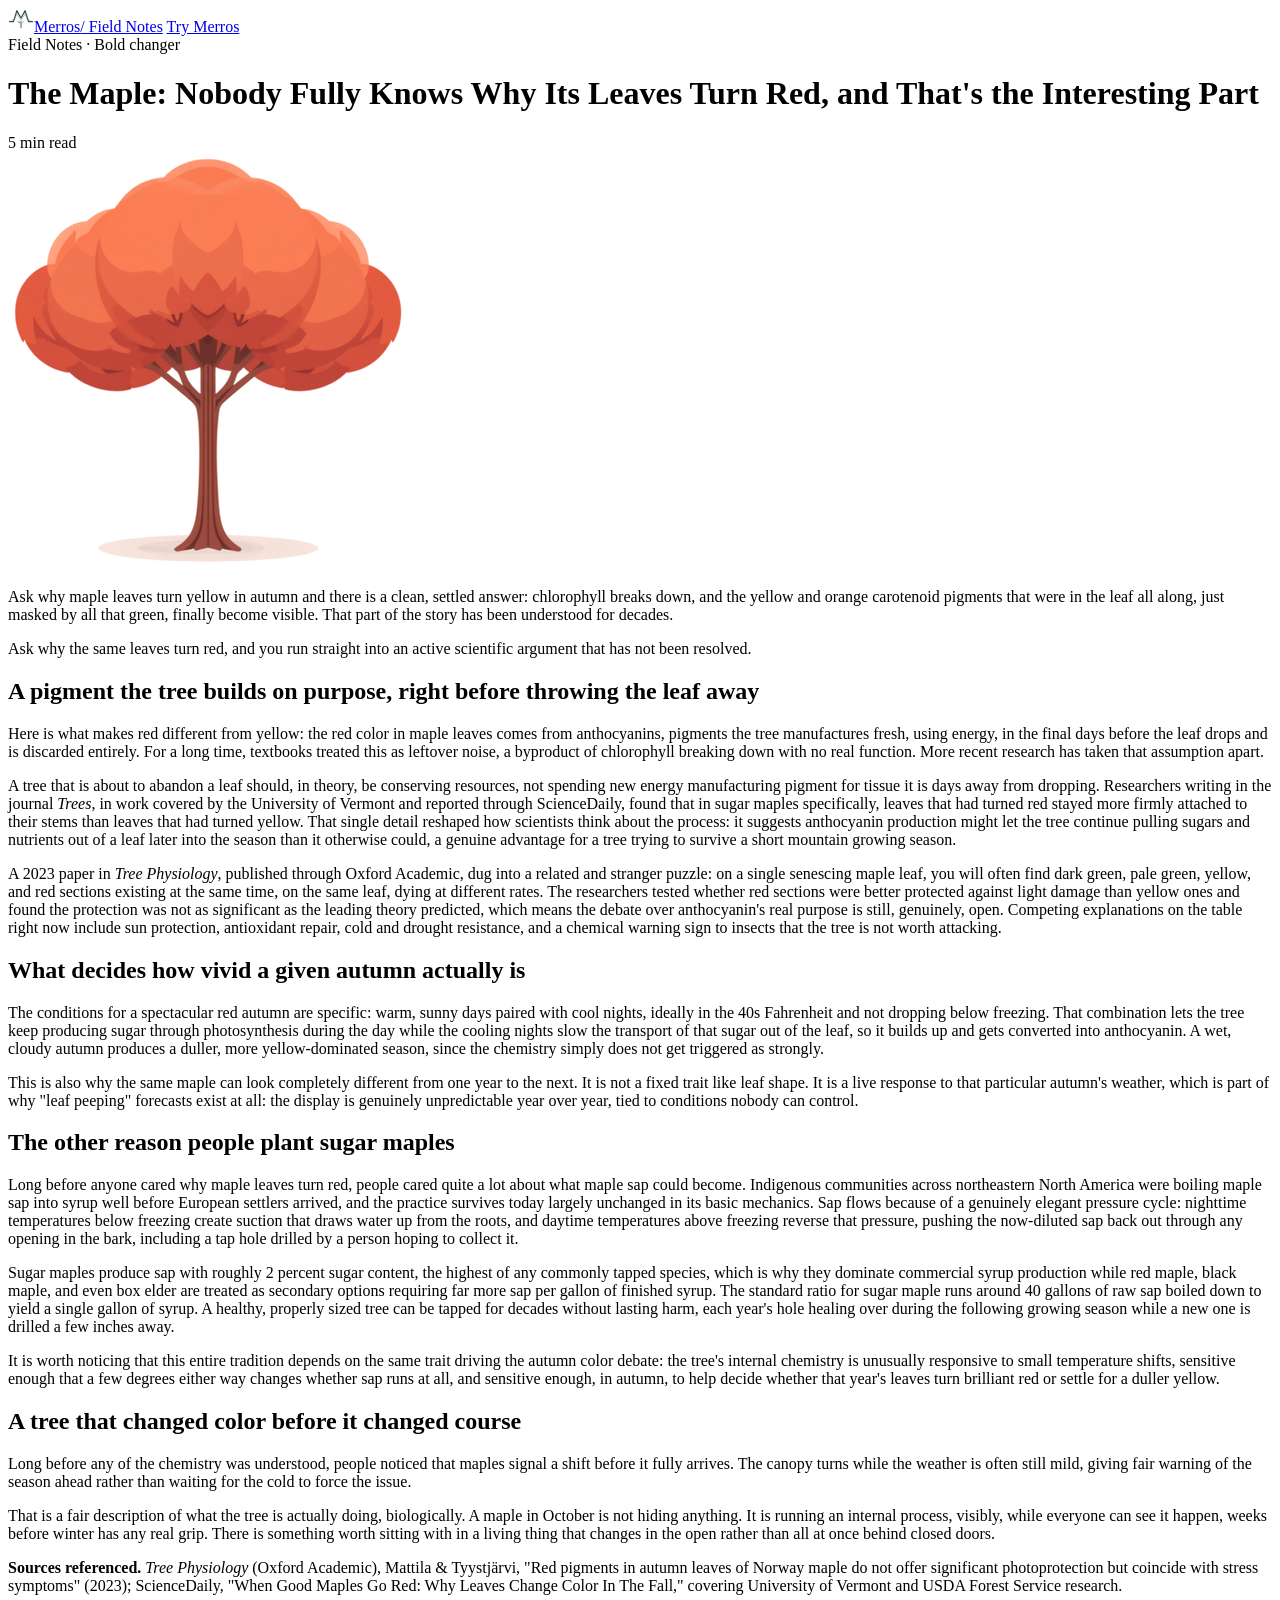
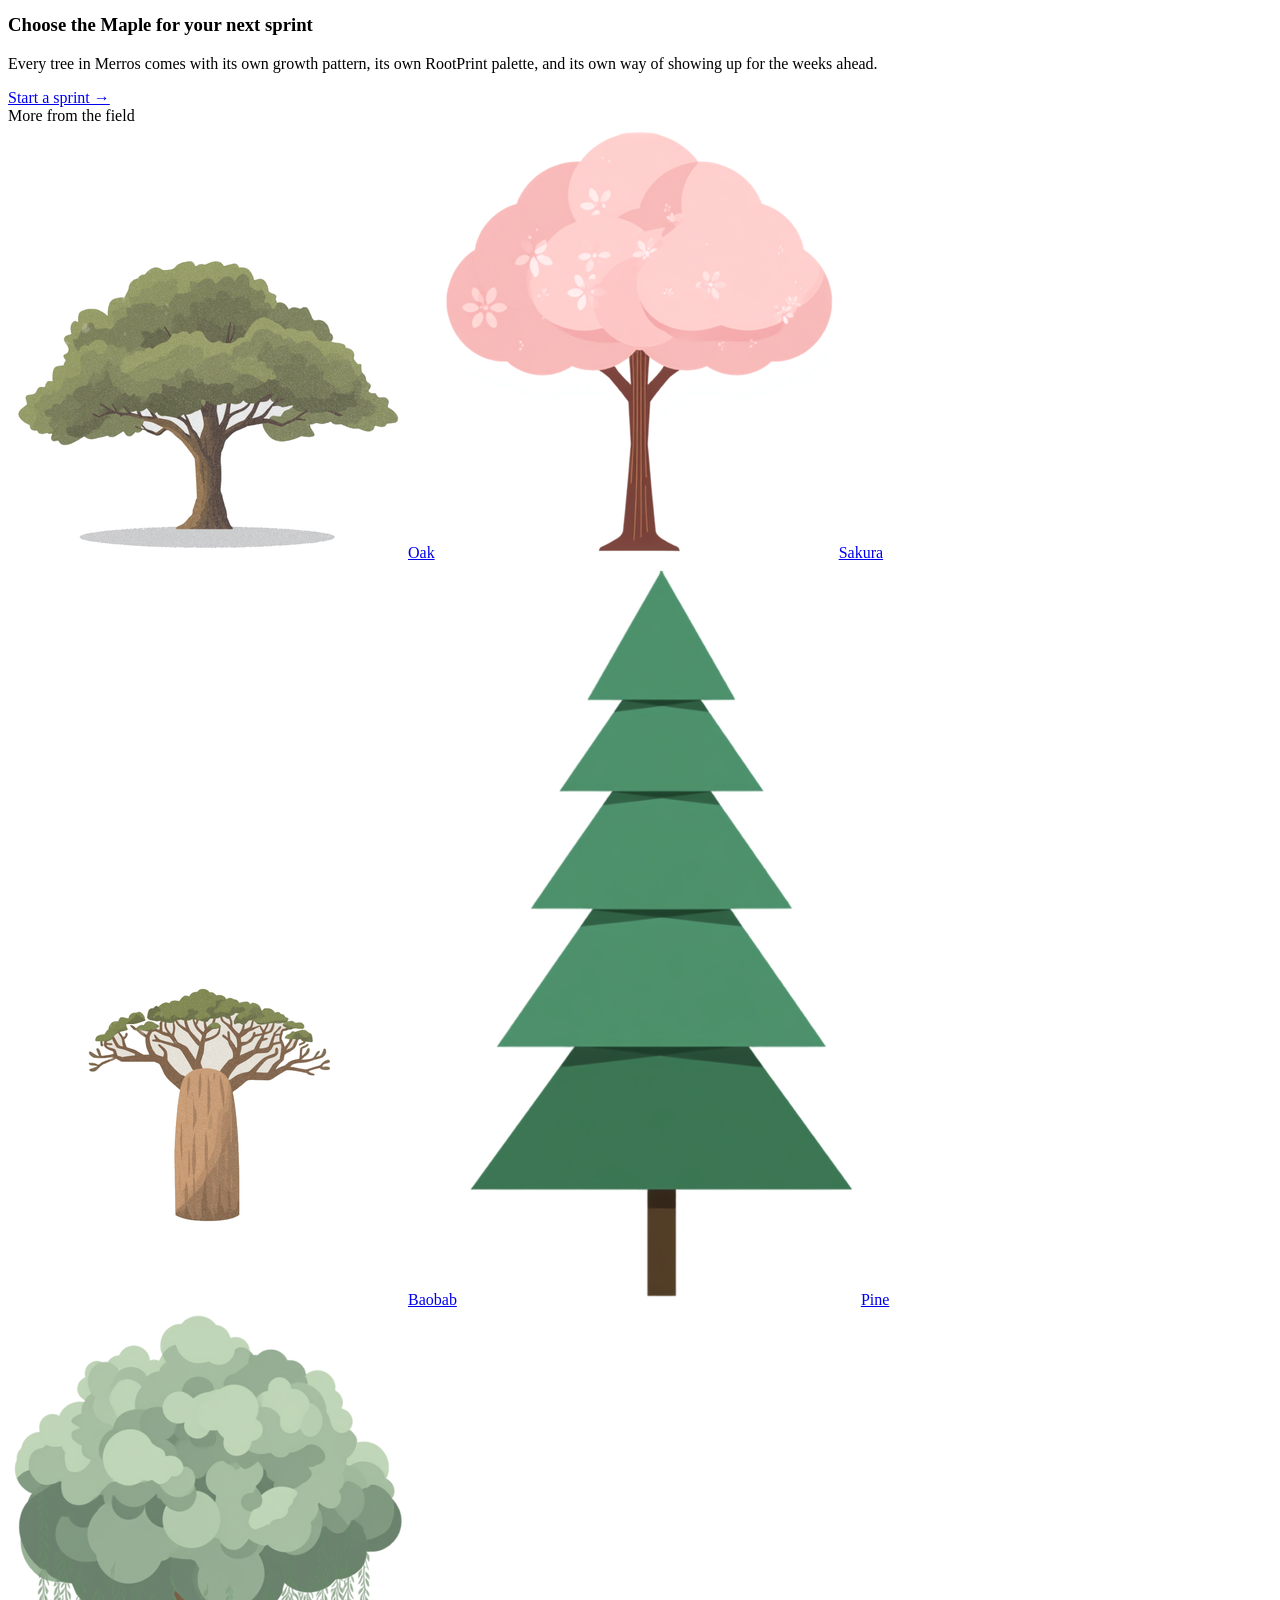
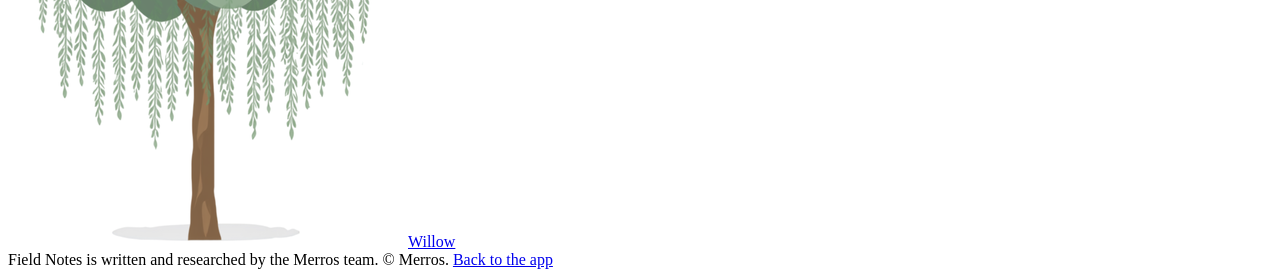
<file: blog/maple/index.html>
<!DOCTYPE html>
<html lang="en">
<head>
<meta charset="UTF-8">
<meta name="viewport" content="width=device-width, initial-scale=1.0">
<title>The Maple: Nobody Fully Knows Why Its Leaves Turn Red, and That's the Interesting Part · Merros Field Notes</title>
<meta name="description" content="Nobody fully knows why maple leaves turn red. Here's the live scientific argument, and the syrup.">
<link rel="preconnect" href="https://fonts.googleapis.com">
<link href="https://fonts.googleapis.com/css2?family=EB+Garamond:ital,wght@0,500;0,600;0,700;1,500&family=Inter:wght@400;500;600;700;800&display=swap" rel="stylesheet">
<link rel="stylesheet" href="/blog/blog.css">
</head>
<body>
<header class="blog-header"><div class="wrap">
  <a class="brand" href="/"><svg width="26" height="24" viewBox="-100 -80 200 180"><path d="M-88 22 L-58 22 L-32 -62 L0 -6 L32 -62 L58 22 L88 22" fill="none" stroke="#30533E" stroke-width="9" stroke-linecap="round" stroke-linejoin="round"/><path d="M-70 12 L-53 12 L-32 -38 L0 12 L32 -38 L53 12 L70 12" fill="none" stroke="#30533E" stroke-width="5" stroke-linecap="round" stroke-linejoin="round" opacity="0.55"/><line x1="0" y1="22" x2="0" y2="70" stroke="#30533E" stroke-width="7" stroke-linecap="round"/><path d="M0 40 Q-22 34 -30 18 Q-8 18 0 40 Z" fill="#7F9D6A"/><path d="M0 40 Q22 34 30 18 Q8 18 0 40 Z" fill="#B7C7AE"/></svg>Merros<span class="brand-blog-tag">/ Field Notes</span></a>
  <a class="header-cta" href="/">Try Merros</a>
</div></header>

<div class="post-hero">
  <div class="eyebrow">Field Notes &middot; Bold changer</div>
  <h1 class="post-title">The Maple: Nobody Fully Knows Why Its Leaves Turn Red, and That's the Interesting Part</h1>
  <div class="post-meta">5 min read</div>
  <div class="hero-art"><img src="/maple.png" alt="Maple tree illustration"></div>
</div>
<article class="post-body">
<p>Ask why maple leaves turn yellow in autumn and there is a clean, settled answer: chlorophyll breaks down, and the yellow and orange carotenoid pigments that were in the leaf all along, just masked by all that green, finally become visible. That part of the story has been understood for decades.</p>
<p>Ask why the same leaves turn red, and you run straight into an active scientific argument that has not been resolved.</p>
<h2>A pigment the tree builds on purpose, right before throwing the leaf away</h2>
<p>Here is what makes red different from yellow: the red color in maple leaves comes from anthocyanins, pigments the tree manufactures fresh, using energy, in the final days before the leaf drops and is discarded entirely. For a long time, textbooks treated this as leftover noise, a byproduct of chlorophyll breaking down with no real function. More recent research has taken that assumption apart.</p>
<p>A tree that is about to abandon a leaf should, in theory, be conserving resources, not spending new energy manufacturing pigment for tissue it is days away from dropping. Researchers writing in the journal <em>Trees</em>, in work covered by the University of Vermont and reported through ScienceDaily, found that in sugar maples specifically, leaves that had turned red stayed more firmly attached to their stems than leaves that had turned yellow. That single detail reshaped how scientists think about the process: it suggests anthocyanin production might let the tree continue pulling sugars and nutrients out of a leaf later into the season than it otherwise could, a genuine advantage for a tree trying to survive a short mountain growing season.</p>
<p>A 2023 paper in <em>Tree Physiology</em>, published through Oxford Academic, dug into a related and stranger puzzle: on a single senescing maple leaf, you will often find dark green, pale green, yellow, and red sections existing at the same time, on the same leaf, dying at different rates. The researchers tested whether red sections were better protected against light damage than yellow ones and found the protection was not as significant as the leading theory predicted, which means the debate over anthocyanin's real purpose is still, genuinely, open. Competing explanations on the table right now include sun protection, antioxidant repair, cold and drought resistance, and a chemical warning sign to insects that the tree is not worth attacking.</p>
<h2>What decides how vivid a given autumn actually is</h2>
<p>The conditions for a spectacular red autumn are specific: warm, sunny days paired with cool nights, ideally in the 40s Fahrenheit and not dropping below freezing. That combination lets the tree keep producing sugar through photosynthesis during the day while the cooling nights slow the transport of that sugar out of the leaf, so it builds up and gets converted into anthocyanin. A wet, cloudy autumn produces a duller, more yellow-dominated season, since the chemistry simply does not get triggered as strongly.</p>
<p>This is also why the same maple can look completely different from one year to the next. It is not a fixed trait like leaf shape. It is a live response to that particular autumn's weather, which is part of why "leaf peeping" forecasts exist at all: the display is genuinely unpredictable year over year, tied to conditions nobody can control.</p>
<h2>The other reason people plant sugar maples</h2>
<p>Long before anyone cared why maple leaves turn red, people cared quite a lot about what maple sap could become. Indigenous communities across northeastern North America were boiling maple sap into syrup well before European settlers arrived, and the practice survives today largely unchanged in its basic mechanics. Sap flows because of a genuinely elegant pressure cycle: nighttime temperatures below freezing create suction that draws water up from the roots, and daytime temperatures above freezing reverse that pressure, pushing the now-diluted sap back out through any opening in the bark, including a tap hole drilled by a person hoping to collect it.</p>
<p>Sugar maples produce sap with roughly 2 percent sugar content, the highest of any commonly tapped species, which is why they dominate commercial syrup production while red maple, black maple, and even box elder are treated as secondary options requiring far more sap per gallon of finished syrup. The standard ratio for sugar maple runs around 40 gallons of raw sap boiled down to yield a single gallon of syrup. A healthy, properly sized tree can be tapped for decades without lasting harm, each year's hole healing over during the following growing season while a new one is drilled a few inches away.</p>
<p>It is worth noticing that this entire tradition depends on the same trait driving the autumn color debate: the tree's internal chemistry is unusually responsive to small temperature shifts, sensitive enough that a few degrees either way changes whether sap runs at all, and sensitive enough, in autumn, to help decide whether that year's leaves turn brilliant red or settle for a duller yellow.</p>
<h2>A tree that changed color before it changed course</h2>
<p>Long before any of the chemistry was understood, people noticed that maples signal a shift before it fully arrives. The canopy turns while the weather is often still mild, giving fair warning of the season ahead rather than waiting for the cold to force the issue.</p>
<p>That is a fair description of what the tree is actually doing, biologically. A maple in October is not hiding anything. It is running an internal process, visibly, while everyone can see it happen, weeks before winter has any real grip. There is something worth sitting with in a living thing that changes in the open rather than all at once behind closed doors.</p>
<div class="citation"><strong>Sources referenced.</strong> <em>Tree Physiology</em> (Oxford Academic), Mattila &amp; Tyystjärvi, "Red pigments in autumn leaves of Norway maple do not offer significant photoprotection but coincide with stress symptoms" (2023); ScienceDaily, "When Good Maples Go Red: Why Leaves Change Color In The Fall," covering University of Vermont and USDA Forest Service research.</div>
</article>
<div class="post-cta">
  <div class="cta-card">
    <h3>Choose the Maple for your next sprint</h3>
    <p>Every tree in Merros comes with its own growth pattern, its own RootPrint palette, and its own way of showing up for the weeks ahead.</p>
    <a href="/">Start a sprint &rarr;</a>
  </div>
</div>
<div class="related">
  <div class="related-title">More from the field</div>
  <div class="related-grid"><a class="related-card" href="/blog/oak/"><img src="/oak.png" alt="Oak"/><span>Oak</span></a>
<a class="related-card" href="/blog/sakura/"><img src="/sakura.png" alt="Sakura"/><span>Sakura</span></a>
<a class="related-card" href="/blog/baobab/"><img src="/baobab.png" alt="Baobab"/><span>Baobab</span></a>
<a class="related-card" href="/blog/pine/"><img src="/pine.png" alt="Pine"/><span>Pine</span></a>
<a class="related-card" href="/blog/willow/"><img src="/willow.png" alt="Willow"/><span>Willow</span></a></div>
</div>

<footer class="blog-footer">
  <div class="wrap">Field Notes is written and researched by the Merros team. &copy; Merros. <a href="/">Back to the app</a></div>
</footer>
</body>
</html>
</file>
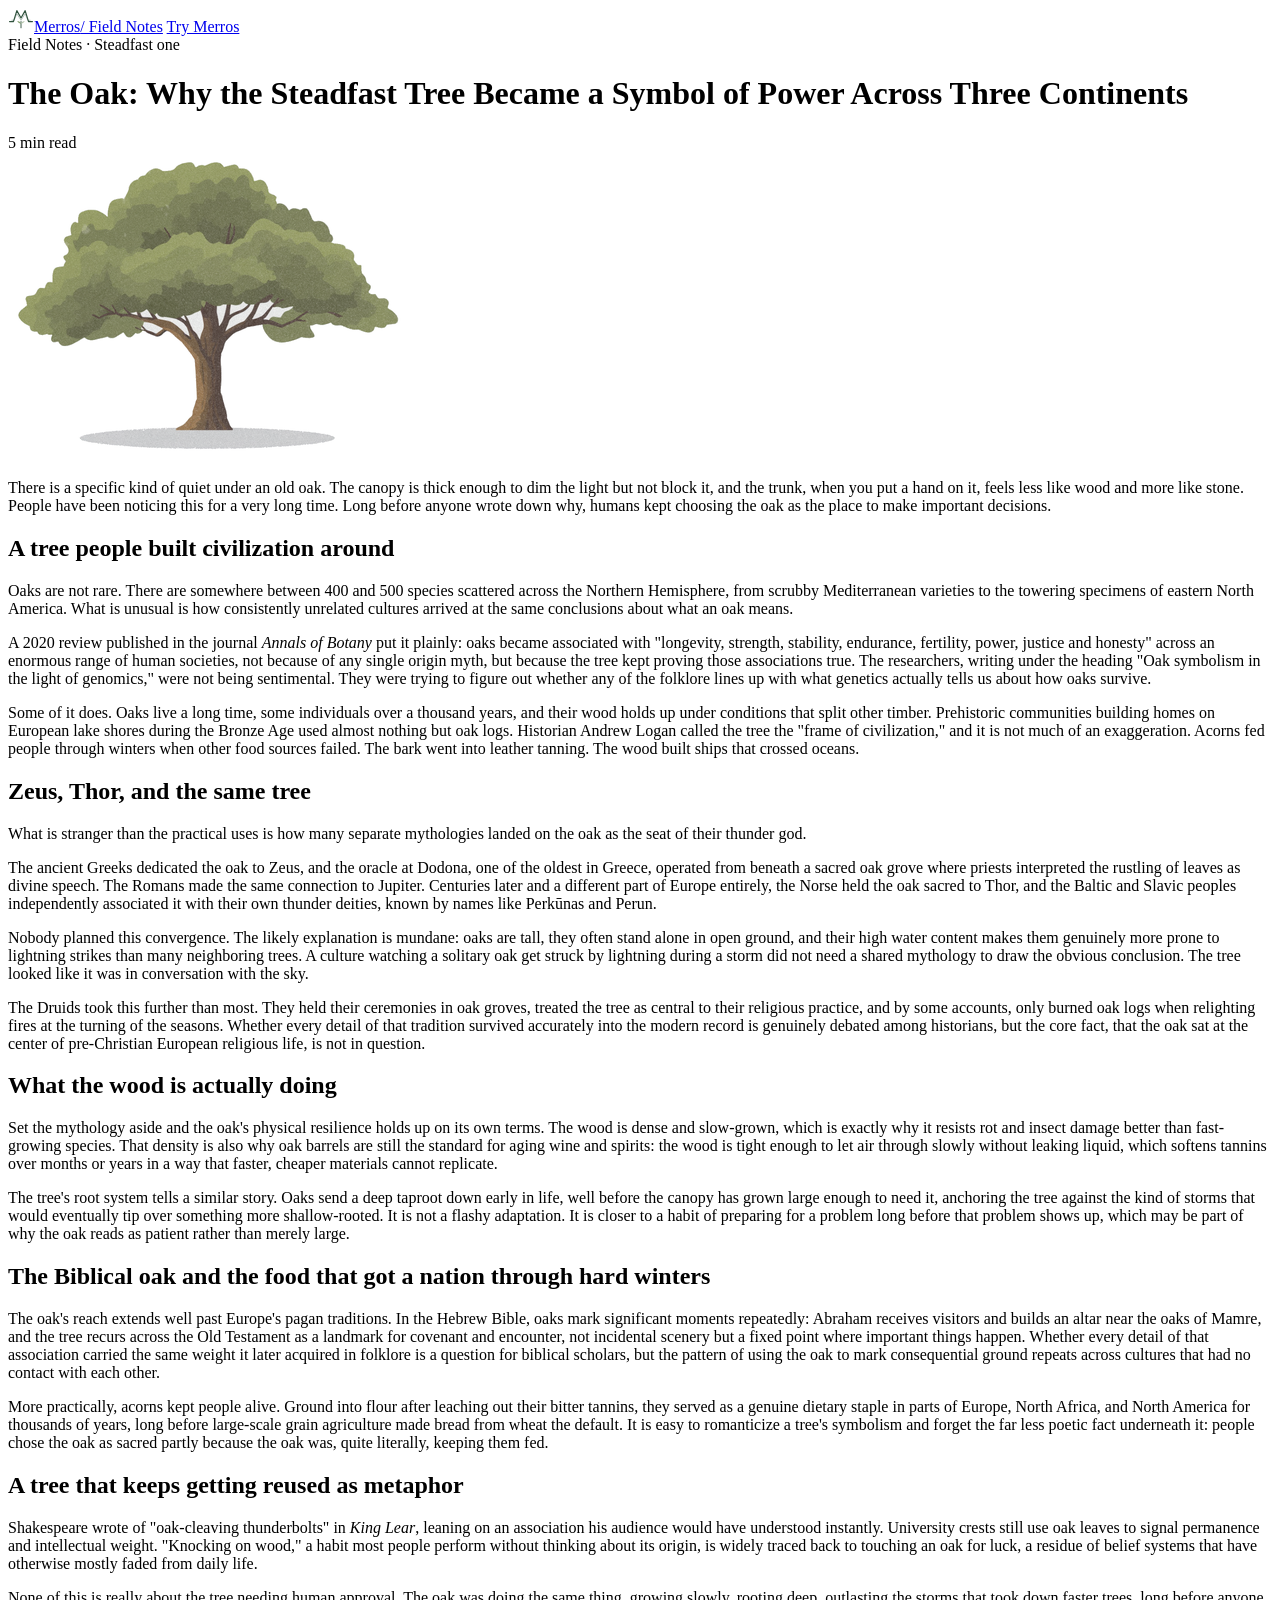
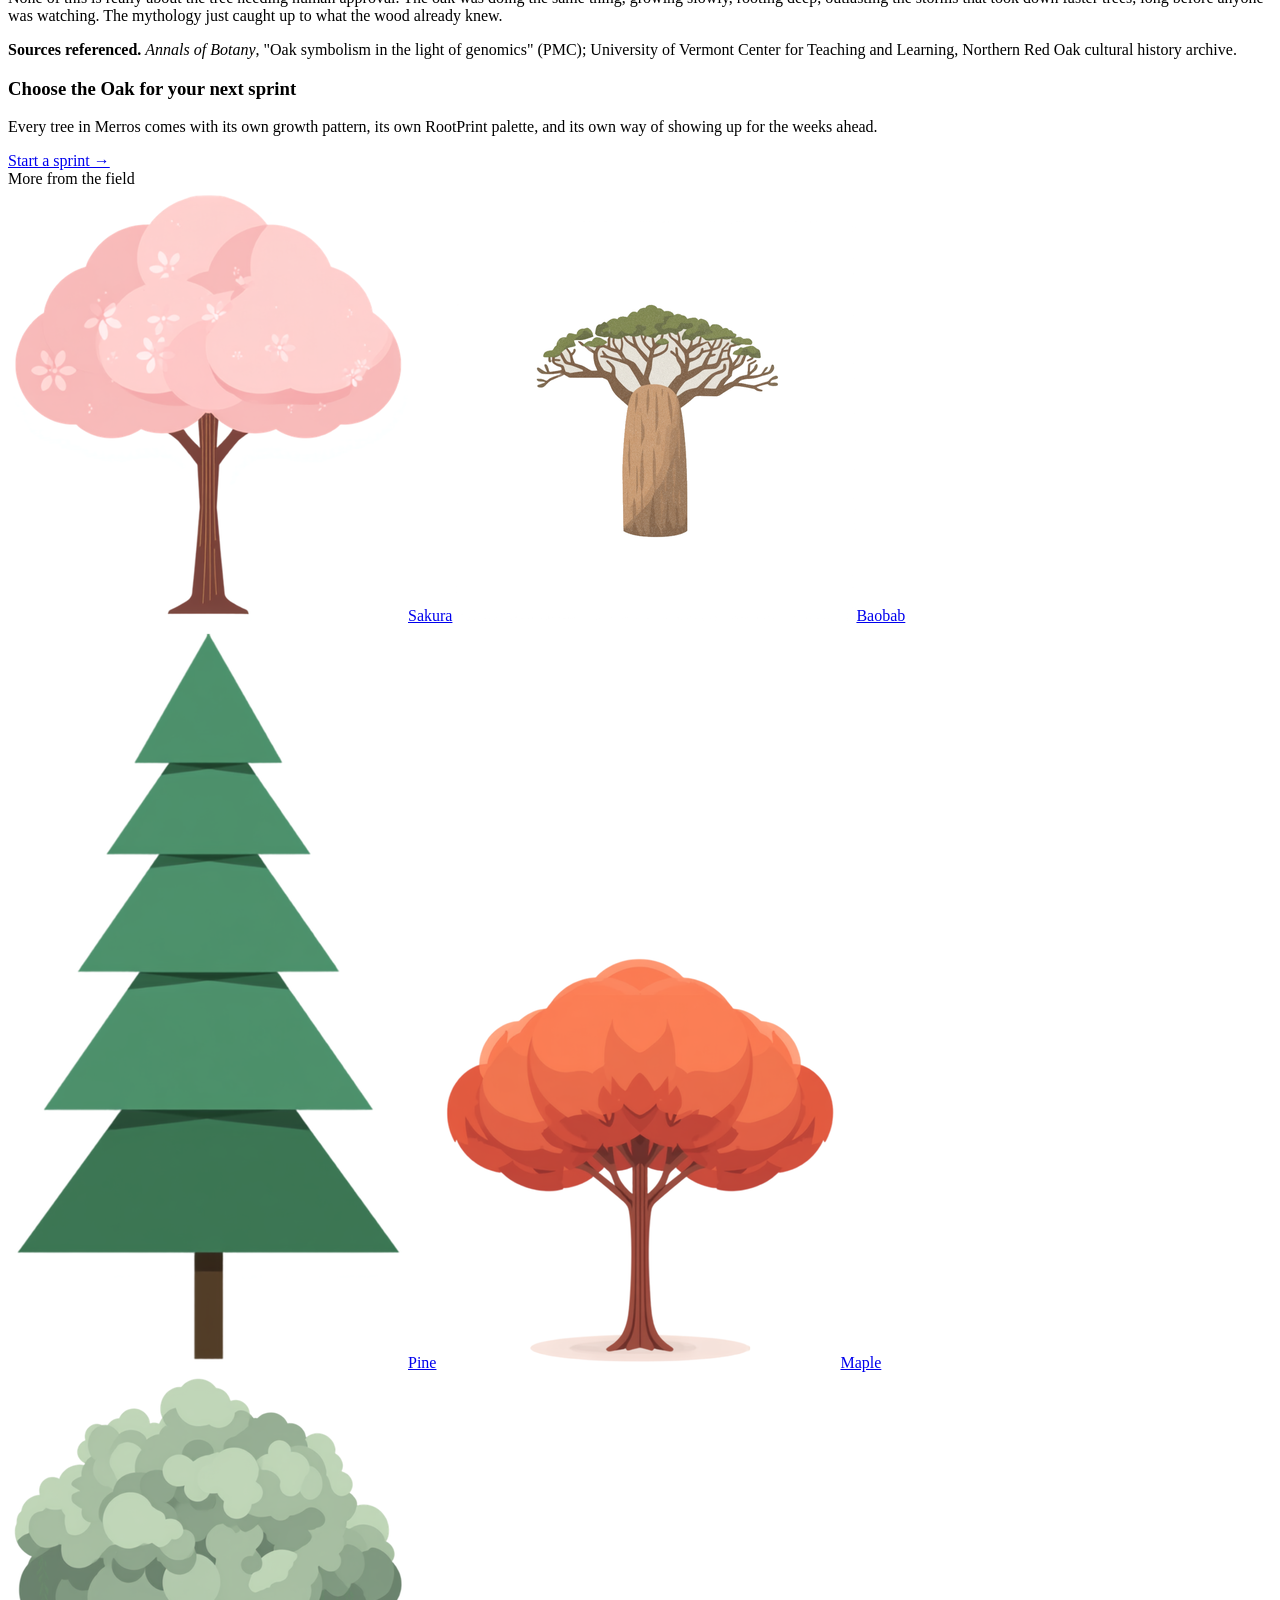
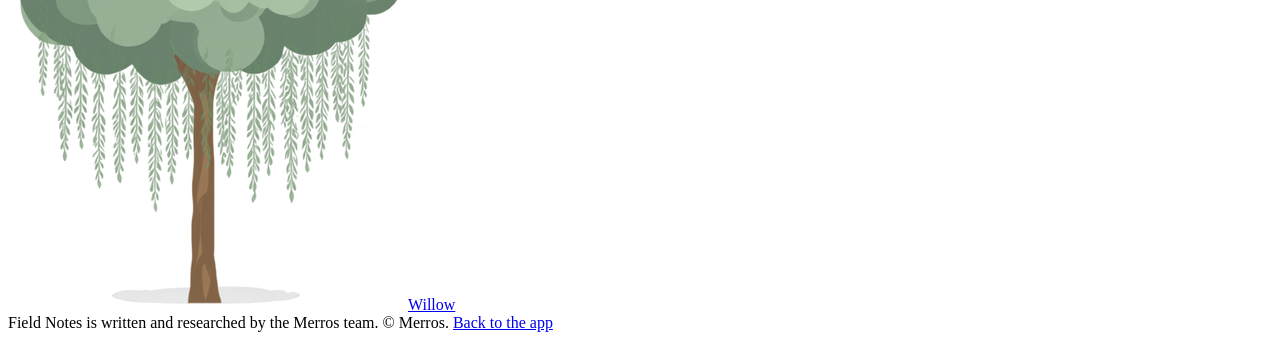
<file: blog/oak/index.html>
<!DOCTYPE html>
<html lang="en">
<head>
<meta charset="UTF-8">
<meta name="viewport" content="width=device-width, initial-scale=1.0">
<title>The Oak: Why the Steadfast Tree Became a Symbol of Power Across Three Continents · Merros Field Notes</title>
<meta name="description" content="Why 400+ species and a dozen unrelated mythologies all landed on the same tree as a symbol of power.">
<link rel="preconnect" href="https://fonts.googleapis.com">
<link href="https://fonts.googleapis.com/css2?family=EB+Garamond:ital,wght@0,500;0,600;0,700;1,500&family=Inter:wght@400;500;600;700;800&display=swap" rel="stylesheet">
<link rel="stylesheet" href="/blog/blog.css">
</head>
<body>
<header class="blog-header"><div class="wrap">
  <a class="brand" href="/"><svg width="26" height="24" viewBox="-100 -80 200 180"><path d="M-88 22 L-58 22 L-32 -62 L0 -6 L32 -62 L58 22 L88 22" fill="none" stroke="#30533E" stroke-width="9" stroke-linecap="round" stroke-linejoin="round"/><path d="M-70 12 L-53 12 L-32 -38 L0 12 L32 -38 L53 12 L70 12" fill="none" stroke="#30533E" stroke-width="5" stroke-linecap="round" stroke-linejoin="round" opacity="0.55"/><line x1="0" y1="22" x2="0" y2="70" stroke="#30533E" stroke-width="7" stroke-linecap="round"/><path d="M0 40 Q-22 34 -30 18 Q-8 18 0 40 Z" fill="#7F9D6A"/><path d="M0 40 Q22 34 30 18 Q8 18 0 40 Z" fill="#B7C7AE"/></svg>Merros<span class="brand-blog-tag">/ Field Notes</span></a>
  <a class="header-cta" href="/">Try Merros</a>
</div></header>

<div class="post-hero">
  <div class="eyebrow">Field Notes &middot; Steadfast one</div>
  <h1 class="post-title">The Oak: Why the Steadfast Tree Became a Symbol of Power Across Three Continents</h1>
  <div class="post-meta">5 min read</div>
  <div class="hero-art"><img src="/oak.png" alt="Oak tree illustration"></div>
</div>
<article class="post-body">
<p>There is a specific kind of quiet under an old oak. The canopy is thick enough to dim the light but not block it, and the trunk, when you put a hand on it, feels less like wood and more like stone. People have been noticing this for a very long time. Long before anyone wrote down why, humans kept choosing the oak as the place to make important decisions.</p>
<h2>A tree people built civilization around</h2>
<p>Oaks are not rare. There are somewhere between 400 and 500 species scattered across the Northern Hemisphere, from scrubby Mediterranean varieties to the towering specimens of eastern North America. What is unusual is how consistently unrelated cultures arrived at the same conclusions about what an oak means.</p>
<p>A 2020 review published in the journal <em>Annals of Botany</em> put it plainly: oaks became associated with "longevity, strength, stability, endurance, fertility, power, justice and honesty" across an enormous range of human societies, not because of any single origin myth, but because the tree kept proving those associations true. The researchers, writing under the heading "Oak symbolism in the light of genomics," were not being sentimental. They were trying to figure out whether any of the folklore lines up with what genetics actually tells us about how oaks survive.</p>
<p>Some of it does. Oaks live a long time, some individuals over a thousand years, and their wood holds up under conditions that split other timber. Prehistoric communities building homes on European lake shores during the Bronze Age used almost nothing but oak logs. Historian Andrew Logan called the tree the "frame of civilization," and it is not much of an exaggeration. Acorns fed people through winters when other food sources failed. The bark went into leather tanning. The wood built ships that crossed oceans.</p>
<h2>Zeus, Thor, and the same tree</h2>
<p>What is stranger than the practical uses is how many separate mythologies landed on the oak as the seat of their thunder god.</p>
<p>The ancient Greeks dedicated the oak to Zeus, and the oracle at Dodona, one of the oldest in Greece, operated from beneath a sacred oak grove where priests interpreted the rustling of leaves as divine speech. The Romans made the same connection to Jupiter. Centuries later and a different part of Europe entirely, the Norse held the oak sacred to Thor, and the Baltic and Slavic peoples independently associated it with their own thunder deities, known by names like Perkūnas and Perun.</p>
<p>Nobody planned this convergence. The likely explanation is mundane: oaks are tall, they often stand alone in open ground, and their high water content makes them genuinely more prone to lightning strikes than many neighboring trees. A culture watching a solitary oak get struck by lightning during a storm did not need a shared mythology to draw the obvious conclusion. The tree looked like it was in conversation with the sky.</p>
<p>The Druids took this further than most. They held their ceremonies in oak groves, treated the tree as central to their religious practice, and by some accounts, only burned oak logs when relighting fires at the turning of the seasons. Whether every detail of that tradition survived accurately into the modern record is genuinely debated among historians, but the core fact, that the oak sat at the center of pre-Christian European religious life, is not in question.</p>
<h2>What the wood is actually doing</h2>
<p>Set the mythology aside and the oak's physical resilience holds up on its own terms. The wood is dense and slow-grown, which is exactly why it resists rot and insect damage better than fast-growing species. That density is also why oak barrels are still the standard for aging wine and spirits: the wood is tight enough to let air through slowly without leaking liquid, which softens tannins over months or years in a way that faster, cheaper materials cannot replicate.</p>
<p>The tree's root system tells a similar story. Oaks send a deep taproot down early in life, well before the canopy has grown large enough to need it, anchoring the tree against the kind of storms that would eventually tip over something more shallow-rooted. It is not a flashy adaptation. It is closer to a habit of preparing for a problem long before that problem shows up, which may be part of why the oak reads as patient rather than merely large.</p>
<h2>The Biblical oak and the food that got a nation through hard winters</h2>
<p>The oak's reach extends well past Europe's pagan traditions. In the Hebrew Bible, oaks mark significant moments repeatedly: Abraham receives visitors and builds an altar near the oaks of Mamre, and the tree recurs across the Old Testament as a landmark for covenant and encounter, not incidental scenery but a fixed point where important things happen. Whether every detail of that association carried the same weight it later acquired in folklore is a question for biblical scholars, but the pattern of using the oak to mark consequential ground repeats across cultures that had no contact with each other.</p>
<p>More practically, acorns kept people alive. Ground into flour after leaching out their bitter tannins, they served as a genuine dietary staple in parts of Europe, North Africa, and North America for thousands of years, long before large-scale grain agriculture made bread from wheat the default. It is easy to romanticize a tree's symbolism and forget the far less poetic fact underneath it: people chose the oak as sacred partly because the oak was, quite literally, keeping them fed.</p>
<h2>A tree that keeps getting reused as metaphor</h2>
<p>Shakespeare wrote of "oak-cleaving thunderbolts" in <em>King Lear</em>, leaning on an association his audience would have understood instantly. University crests still use oak leaves to signal permanence and intellectual weight. "Knocking on wood," a habit most people perform without thinking about its origin, is widely traced back to touching an oak for luck, a residue of belief systems that have otherwise mostly faded from daily life.</p>
<p>None of this is really about the tree needing human approval. The oak was doing the same thing, growing slowly, rooting deep, outlasting the storms that took down faster trees, long before anyone was watching. The mythology just caught up to what the wood already knew.</p>
<div class="citation"><strong>Sources referenced.</strong> <em>Annals of Botany</em>, "Oak symbolism in the light of genomics" (PMC); University of Vermont Center for Teaching and Learning, Northern Red Oak cultural history archive.</div>
</article>
<div class="post-cta">
  <div class="cta-card">
    <h3>Choose the Oak for your next sprint</h3>
    <p>Every tree in Merros comes with its own growth pattern, its own RootPrint palette, and its own way of showing up for the weeks ahead.</p>
    <a href="/">Start a sprint &rarr;</a>
  </div>
</div>
<div class="related">
  <div class="related-title">More from the field</div>
  <div class="related-grid"><a class="related-card" href="/blog/sakura/"><img src="/sakura.png" alt="Sakura"/><span>Sakura</span></a>
<a class="related-card" href="/blog/baobab/"><img src="/baobab.png" alt="Baobab"/><span>Baobab</span></a>
<a class="related-card" href="/blog/pine/"><img src="/pine.png" alt="Pine"/><span>Pine</span></a>
<a class="related-card" href="/blog/maple/"><img src="/maple.png" alt="Maple"/><span>Maple</span></a>
<a class="related-card" href="/blog/willow/"><img src="/willow.png" alt="Willow"/><span>Willow</span></a></div>
</div>

<footer class="blog-footer">
  <div class="wrap">Field Notes is written and researched by the Merros team. &copy; Merros. <a href="/">Back to the app</a></div>
</footer>
</body>
</html>
</file>
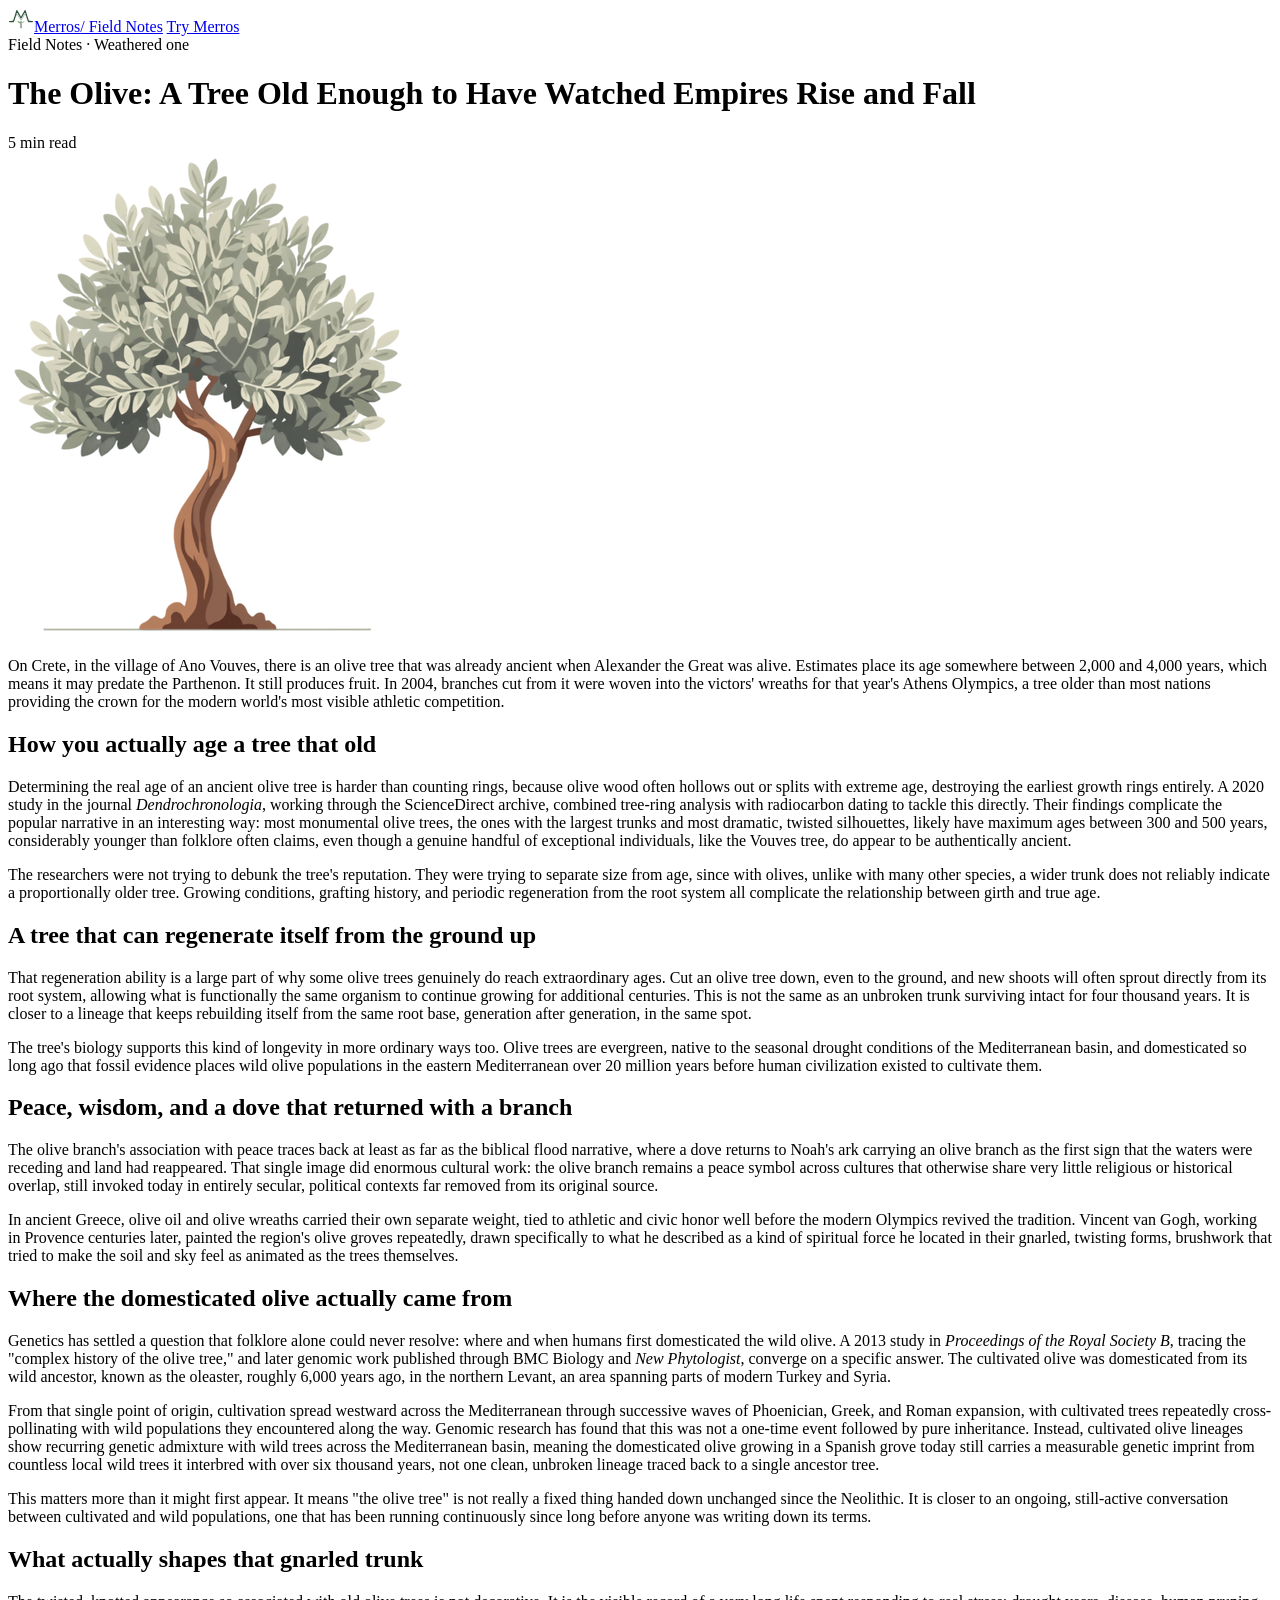
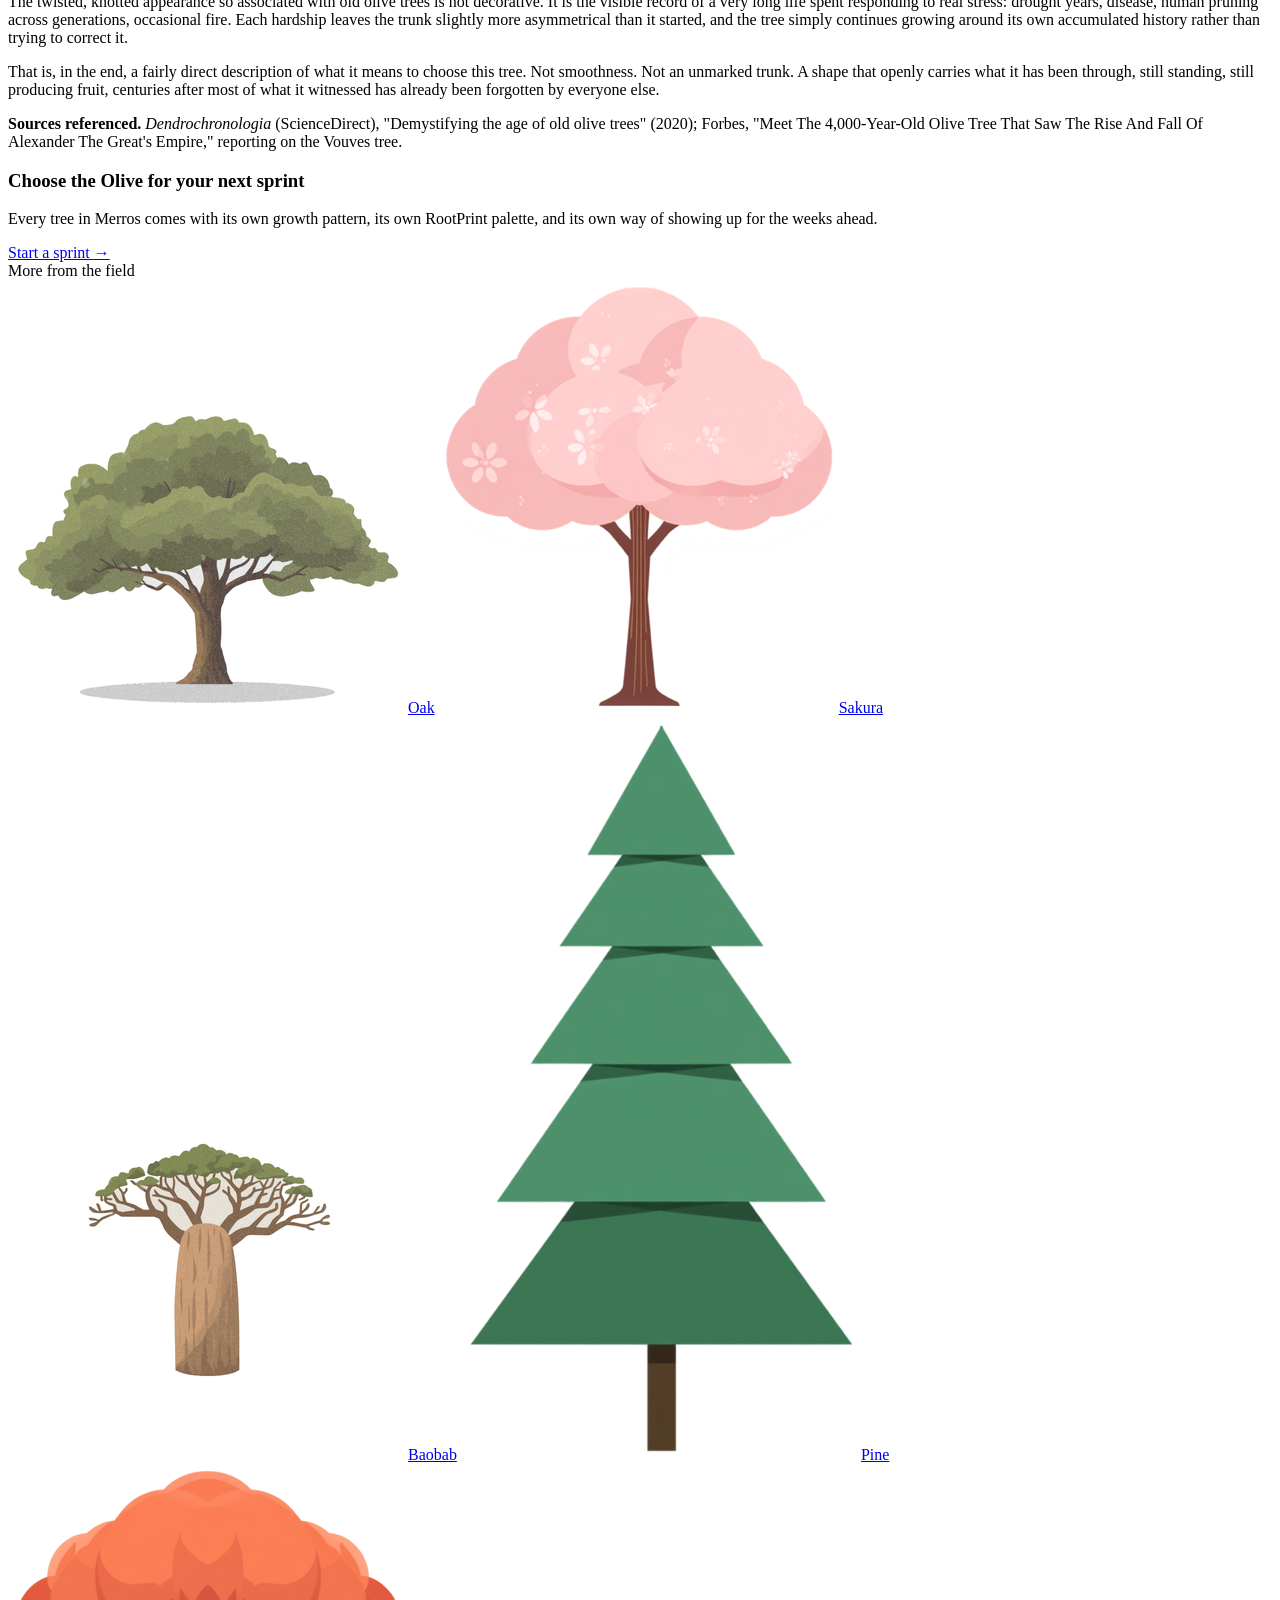
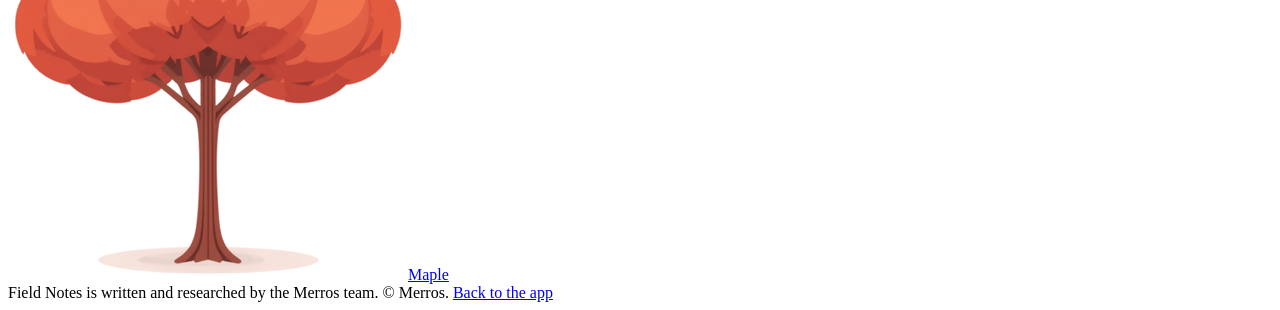
<file: blog/olive/index.html>
<!DOCTYPE html>
<html lang="en">
<head>
<meta charset="UTF-8">
<meta name="viewport" content="width=device-width, initial-scale=1.0">
<title>The Olive: A Tree Old Enough to Have Watched Empires Rise and Fall · Merros Field Notes</title>
<meta name="description" content="A tree old enough to have watched empires fall, and what the genetics say about how old is too good to be true.">
<link rel="preconnect" href="https://fonts.googleapis.com">
<link href="https://fonts.googleapis.com/css2?family=EB+Garamond:ital,wght@0,500;0,600;0,700;1,500&family=Inter:wght@400;500;600;700;800&display=swap" rel="stylesheet">
<link rel="stylesheet" href="/blog/blog.css">
</head>
<body>
<header class="blog-header"><div class="wrap">
  <a class="brand" href="/"><svg width="26" height="24" viewBox="-100 -80 200 180"><path d="M-88 22 L-58 22 L-32 -62 L0 -6 L32 -62 L58 22 L88 22" fill="none" stroke="#30533E" stroke-width="9" stroke-linecap="round" stroke-linejoin="round"/><path d="M-70 12 L-53 12 L-32 -38 L0 12 L32 -38 L53 12 L70 12" fill="none" stroke="#30533E" stroke-width="5" stroke-linecap="round" stroke-linejoin="round" opacity="0.55"/><line x1="0" y1="22" x2="0" y2="70" stroke="#30533E" stroke-width="7" stroke-linecap="round"/><path d="M0 40 Q-22 34 -30 18 Q-8 18 0 40 Z" fill="#7F9D6A"/><path d="M0 40 Q22 34 30 18 Q8 18 0 40 Z" fill="#B7C7AE"/></svg>Merros<span class="brand-blog-tag">/ Field Notes</span></a>
  <a class="header-cta" href="/">Try Merros</a>
</div></header>

<div class="post-hero">
  <div class="eyebrow">Field Notes &middot; Weathered one</div>
  <h1 class="post-title">The Olive: A Tree Old Enough to Have Watched Empires Rise and Fall</h1>
  <div class="post-meta">5 min read</div>
  <div class="hero-art"><img src="/olive.png" alt="Olive tree illustration"></div>
</div>
<article class="post-body">
<p>On Crete, in the village of Ano Vouves, there is an olive tree that was already ancient when Alexander the Great was alive. Estimates place its age somewhere between 2,000 and 4,000 years, which means it may predate the Parthenon. It still produces fruit. In 2004, branches cut from it were woven into the victors' wreaths for that year's Athens Olympics, a tree older than most nations providing the crown for the modern world's most visible athletic competition.</p>
<h2>How you actually age a tree that old</h2>
<p>Determining the real age of an ancient olive tree is harder than counting rings, because olive wood often hollows out or splits with extreme age, destroying the earliest growth rings entirely. A 2020 study in the journal <em>Dendrochronologia</em>, working through the ScienceDirect archive, combined tree-ring analysis with radiocarbon dating to tackle this directly. Their findings complicate the popular narrative in an interesting way: most monumental olive trees, the ones with the largest trunks and most dramatic, twisted silhouettes, likely have maximum ages between 300 and 500 years, considerably younger than folklore often claims, even though a genuine handful of exceptional individuals, like the Vouves tree, do appear to be authentically ancient.</p>
<p>The researchers were not trying to debunk the tree's reputation. They were trying to separate size from age, since with olives, unlike with many other species, a wider trunk does not reliably indicate a proportionally older tree. Growing conditions, grafting history, and periodic regeneration from the root system all complicate the relationship between girth and true age.</p>
<h2>A tree that can regenerate itself from the ground up</h2>
<p>That regeneration ability is a large part of why some olive trees genuinely do reach extraordinary ages. Cut an olive tree down, even to the ground, and new shoots will often sprout directly from its root system, allowing what is functionally the same organism to continue growing for additional centuries. This is not the same as an unbroken trunk surviving intact for four thousand years. It is closer to a lineage that keeps rebuilding itself from the same root base, generation after generation, in the same spot.</p>
<p>The tree's biology supports this kind of longevity in more ordinary ways too. Olive trees are evergreen, native to the seasonal drought conditions of the Mediterranean basin, and domesticated so long ago that fossil evidence places wild olive populations in the eastern Mediterranean over 20 million years before human civilization existed to cultivate them.</p>
<h2>Peace, wisdom, and a dove that returned with a branch</h2>
<p>The olive branch's association with peace traces back at least as far as the biblical flood narrative, where a dove returns to Noah's ark carrying an olive branch as the first sign that the waters were receding and land had reappeared. That single image did enormous cultural work: the olive branch remains a peace symbol across cultures that otherwise share very little religious or historical overlap, still invoked today in entirely secular, political contexts far removed from its original source.</p>
<p>In ancient Greece, olive oil and olive wreaths carried their own separate weight, tied to athletic and civic honor well before the modern Olympics revived the tradition. Vincent van Gogh, working in Provence centuries later, painted the region's olive groves repeatedly, drawn specifically to what he described as a kind of spiritual force he located in their gnarled, twisting forms, brushwork that tried to make the soil and sky feel as animated as the trees themselves.</p>
<h2>Where the domesticated olive actually came from</h2>
<p>Genetics has settled a question that folklore alone could never resolve: where and when humans first domesticated the wild olive. A 2013 study in <em>Proceedings of the Royal Society B</em>, tracing the "complex history of the olive tree," and later genomic work published through BMC Biology and <em>New Phytologist</em>, converge on a specific answer. The cultivated olive was domesticated from its wild ancestor, known as the oleaster, roughly 6,000 years ago, in the northern Levant, an area spanning parts of modern Turkey and Syria.</p>
<p>From that single point of origin, cultivation spread westward across the Mediterranean through successive waves of Phoenician, Greek, and Roman expansion, with cultivated trees repeatedly cross-pollinating with wild populations they encountered along the way. Genomic research has found that this was not a one-time event followed by pure inheritance. Instead, cultivated olive lineages show recurring genetic admixture with wild trees across the Mediterranean basin, meaning the domesticated olive growing in a Spanish grove today still carries a measurable genetic imprint from countless local wild trees it interbred with over six thousand years, not one clean, unbroken lineage traced back to a single ancestor tree.</p>
<p>This matters more than it might first appear. It means "the olive tree" is not really a fixed thing handed down unchanged since the Neolithic. It is closer to an ongoing, still-active conversation between cultivated and wild populations, one that has been running continuously since long before anyone was writing down its terms.</p>
<h2>What actually shapes that gnarled trunk</h2>
<p>The twisted, knotted appearance so associated with old olive trees is not decorative. It is the visible record of a very long life spent responding to real stress: drought years, disease, human pruning across generations, occasional fire. Each hardship leaves the trunk slightly more asymmetrical than it started, and the tree simply continues growing around its own accumulated history rather than trying to correct it.</p>
<p>That is, in the end, a fairly direct description of what it means to choose this tree. Not smoothness. Not an unmarked trunk. A shape that openly carries what it has been through, still standing, still producing fruit, centuries after most of what it witnessed has already been forgotten by everyone else.</p>
<div class="citation"><strong>Sources referenced.</strong> <em>Dendrochronologia</em> (ScienceDirect), "Demystifying the age of old olive trees" (2020); Forbes, "Meet The 4,000-Year-Old Olive Tree That Saw The Rise And Fall Of Alexander The Great's Empire," reporting on the Vouves tree.</div>
</article>
<div class="post-cta">
  <div class="cta-card">
    <h3>Choose the Olive for your next sprint</h3>
    <p>Every tree in Merros comes with its own growth pattern, its own RootPrint palette, and its own way of showing up for the weeks ahead.</p>
    <a href="/">Start a sprint &rarr;</a>
  </div>
</div>
<div class="related">
  <div class="related-title">More from the field</div>
  <div class="related-grid"><a class="related-card" href="/blog/oak/"><img src="/oak.png" alt="Oak"/><span>Oak</span></a>
<a class="related-card" href="/blog/sakura/"><img src="/sakura.png" alt="Sakura"/><span>Sakura</span></a>
<a class="related-card" href="/blog/baobab/"><img src="/baobab.png" alt="Baobab"/><span>Baobab</span></a>
<a class="related-card" href="/blog/pine/"><img src="/pine.png" alt="Pine"/><span>Pine</span></a>
<a class="related-card" href="/blog/maple/"><img src="/maple.png" alt="Maple"/><span>Maple</span></a></div>
</div>

<footer class="blog-footer">
  <div class="wrap">Field Notes is written and researched by the Merros team. &copy; Merros. <a href="/">Back to the app</a></div>
</footer>
</body>
</html>
</file>
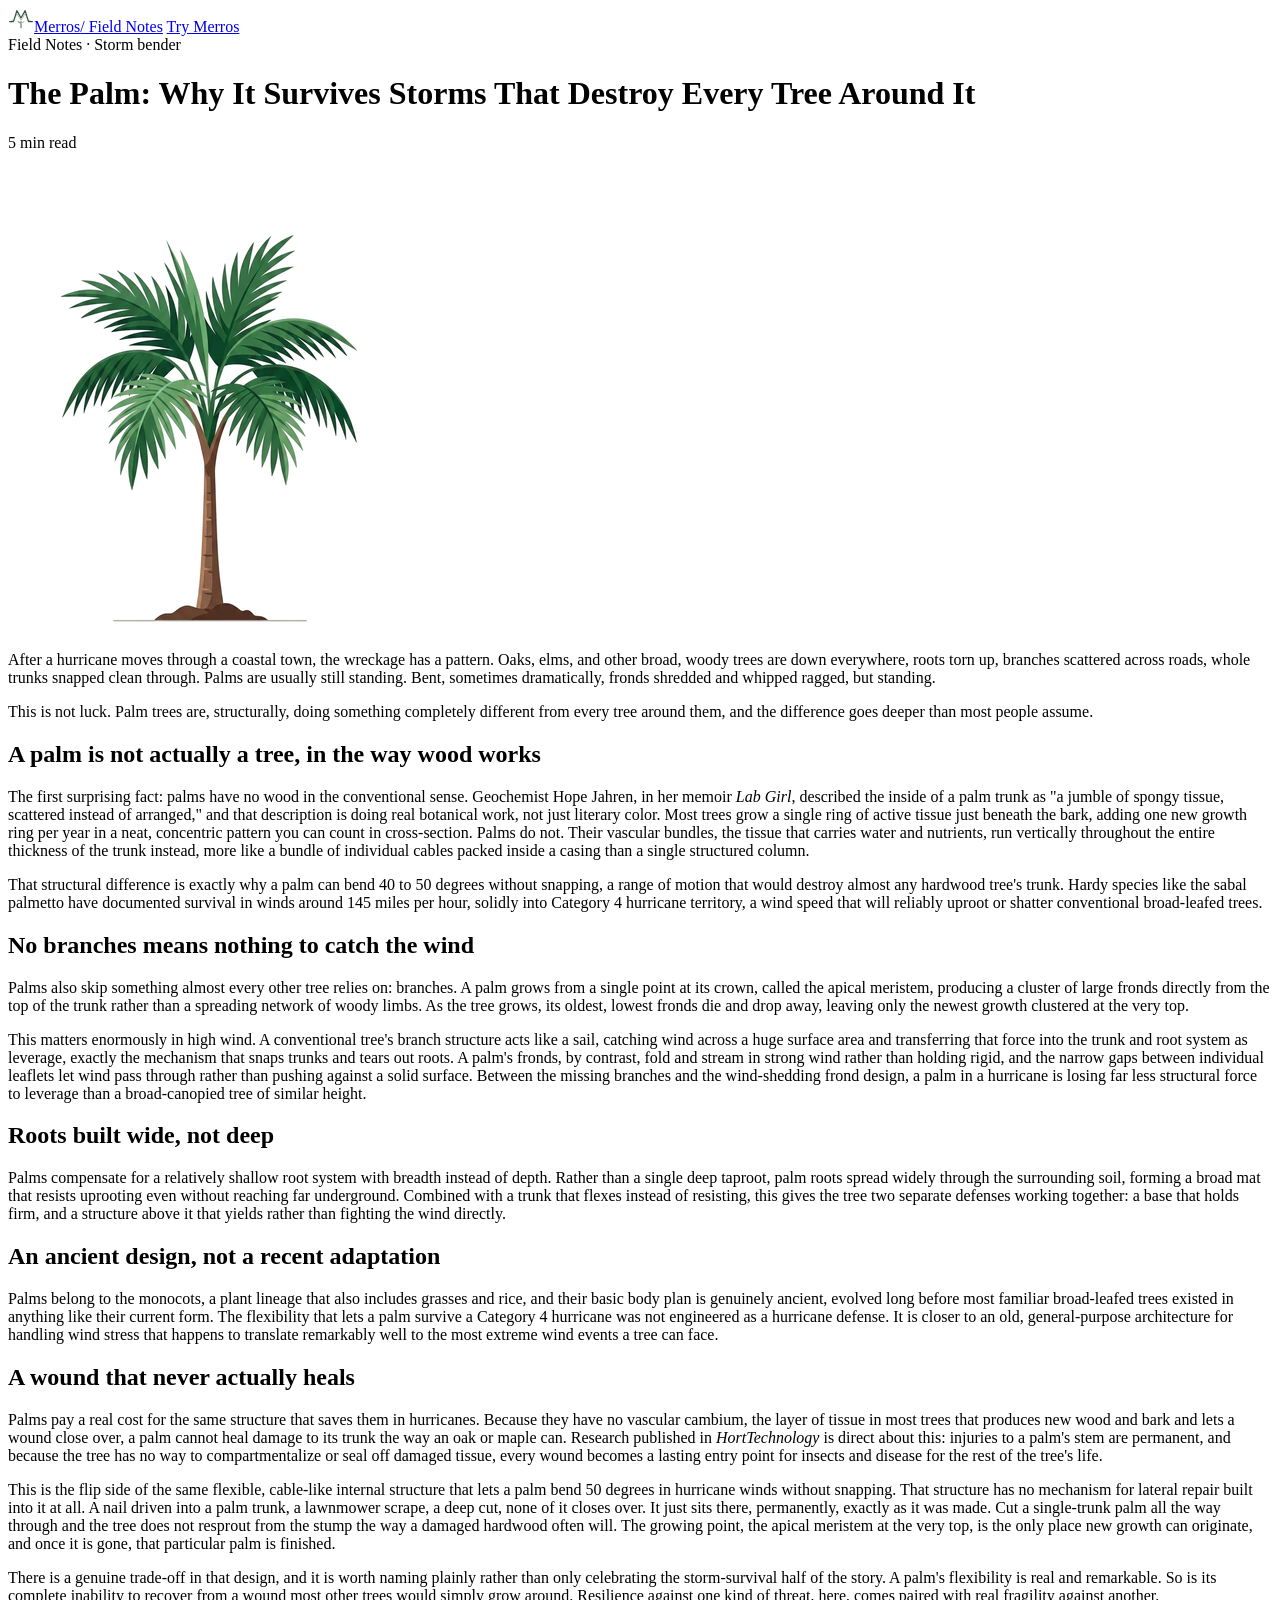
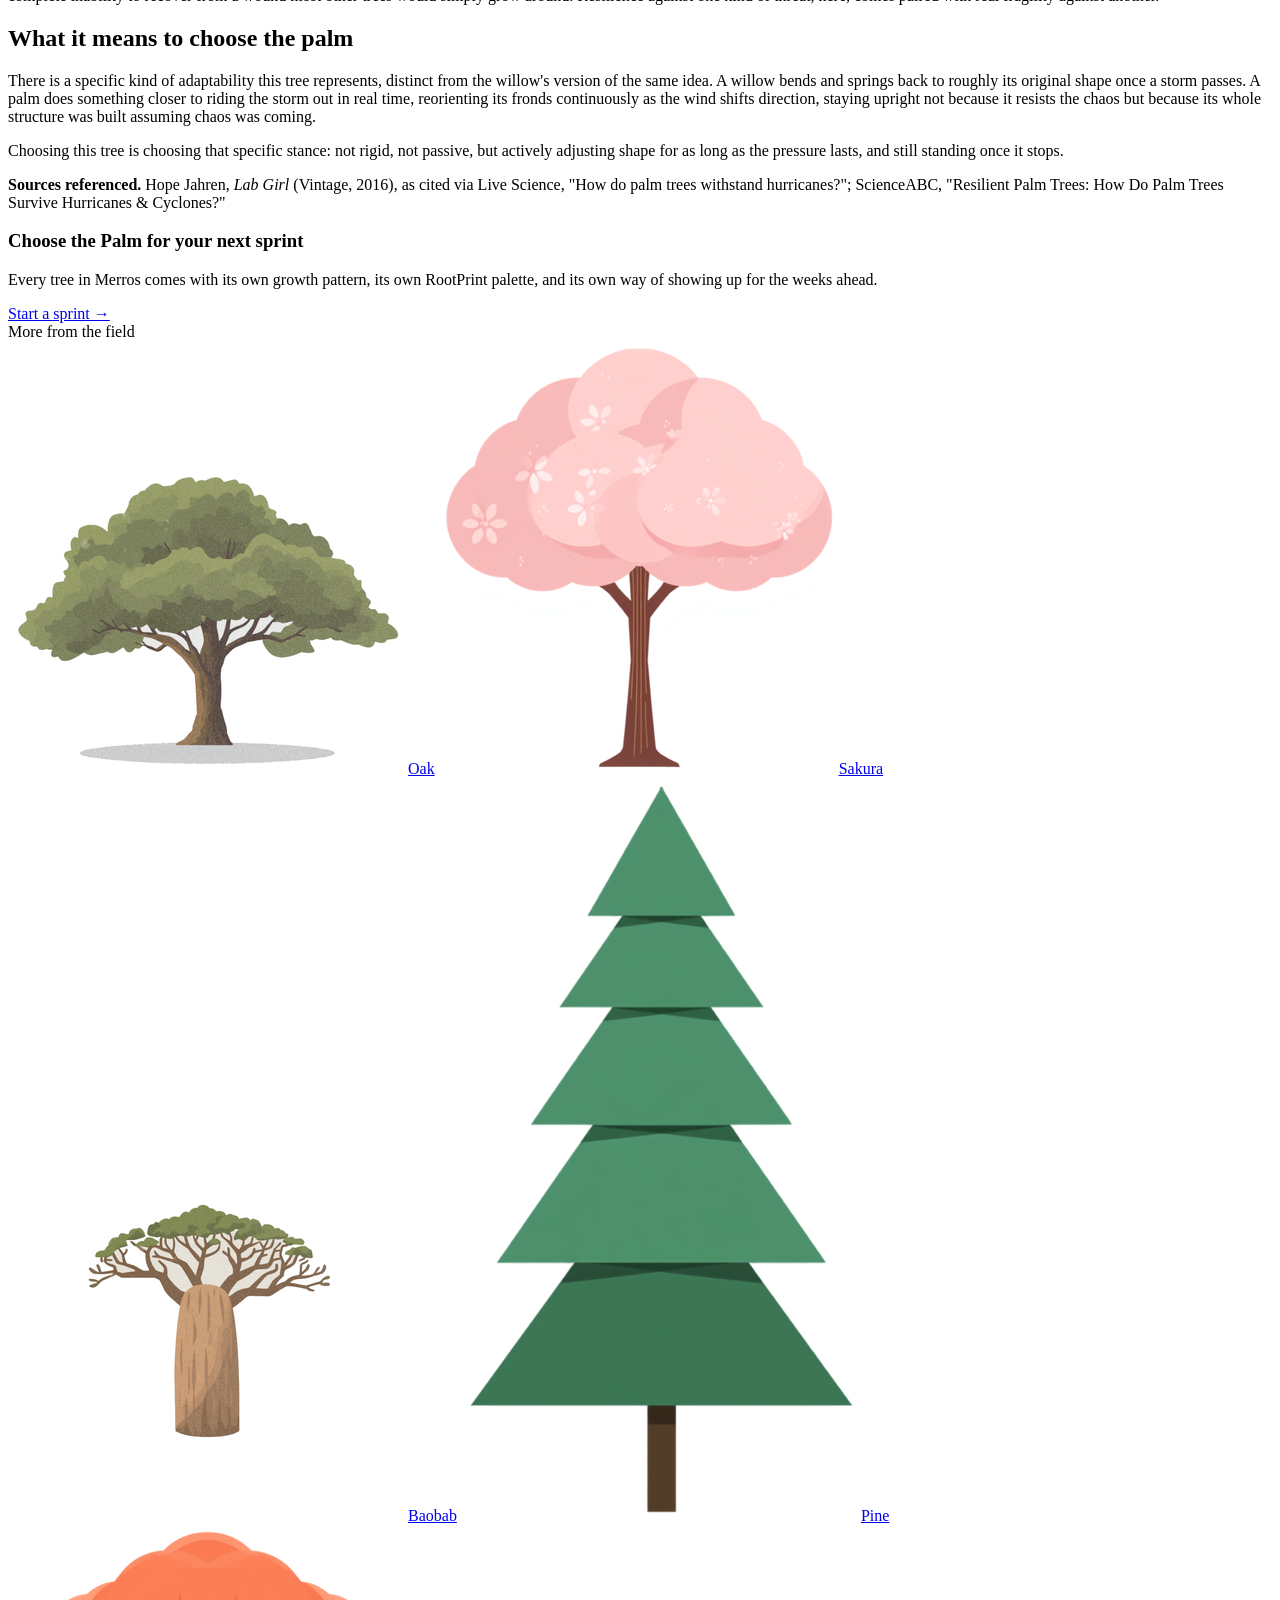
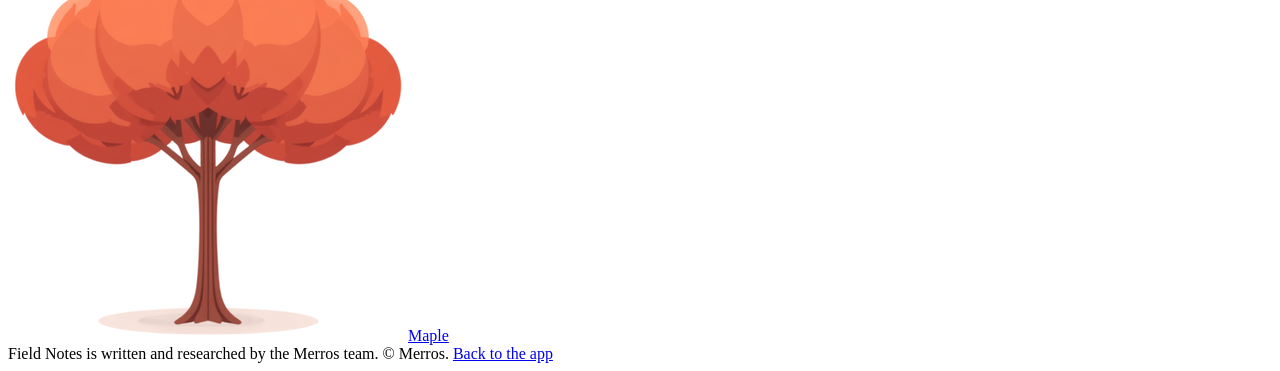
<file: blog/palm/index.html>
<!DOCTYPE html>
<html lang="en">
<head>
<meta charset="UTF-8">
<meta name="viewport" content="width=device-width, initial-scale=1.0">
<title>The Palm: Why It Survives Storms That Destroy Every Tree Around It · Merros Field Notes</title>
<meta name="description" content="Why hurricanes destroy every tree around it and leave the palm standing, and the wound it can never heal.">
<link rel="preconnect" href="https://fonts.googleapis.com">
<link href="https://fonts.googleapis.com/css2?family=EB+Garamond:ital,wght@0,500;0,600;0,700;1,500&family=Inter:wght@400;500;600;700;800&display=swap" rel="stylesheet">
<link rel="stylesheet" href="/blog/blog.css">
</head>
<body>
<header class="blog-header"><div class="wrap">
  <a class="brand" href="/"><svg width="26" height="24" viewBox="-100 -80 200 180"><path d="M-88 22 L-58 22 L-32 -62 L0 -6 L32 -62 L58 22 L88 22" fill="none" stroke="#30533E" stroke-width="9" stroke-linecap="round" stroke-linejoin="round"/><path d="M-70 12 L-53 12 L-32 -38 L0 12 L32 -38 L53 12 L70 12" fill="none" stroke="#30533E" stroke-width="5" stroke-linecap="round" stroke-linejoin="round" opacity="0.55"/><line x1="0" y1="22" x2="0" y2="70" stroke="#30533E" stroke-width="7" stroke-linecap="round"/><path d="M0 40 Q-22 34 -30 18 Q-8 18 0 40 Z" fill="#7F9D6A"/><path d="M0 40 Q22 34 30 18 Q8 18 0 40 Z" fill="#B7C7AE"/></svg>Merros<span class="brand-blog-tag">/ Field Notes</span></a>
  <a class="header-cta" href="/">Try Merros</a>
</div></header>

<div class="post-hero">
  <div class="eyebrow">Field Notes &middot; Storm bender</div>
  <h1 class="post-title">The Palm: Why It Survives Storms That Destroy Every Tree Around It</h1>
  <div class="post-meta">5 min read</div>
  <div class="hero-art"><img src="/palm.png" alt="Palm tree illustration"></div>
</div>
<article class="post-body">
<p>After a hurricane moves through a coastal town, the wreckage has a pattern. Oaks, elms, and other broad, woody trees are down everywhere, roots torn up, branches scattered across roads, whole trunks snapped clean through. Palms are usually still standing. Bent, sometimes dramatically, fronds shredded and whipped ragged, but standing.</p>
<p>This is not luck. Palm trees are, structurally, doing something completely different from every tree around them, and the difference goes deeper than most people assume.</p>
<h2>A palm is not actually a tree, in the way wood works</h2>
<p>The first surprising fact: palms have no wood in the conventional sense. Geochemist Hope Jahren, in her memoir <em>Lab Girl</em>, described the inside of a palm trunk as "a jumble of spongy tissue, scattered instead of arranged," and that description is doing real botanical work, not just literary color. Most trees grow a single ring of active tissue just beneath the bark, adding one new growth ring per year in a neat, concentric pattern you can count in cross-section. Palms do not. Their vascular bundles, the tissue that carries water and nutrients, run vertically throughout the entire thickness of the trunk instead, more like a bundle of individual cables packed inside a casing than a single structured column.</p>
<p>That structural difference is exactly why a palm can bend 40 to 50 degrees without snapping, a range of motion that would destroy almost any hardwood tree's trunk. Hardy species like the sabal palmetto have documented survival in winds around 145 miles per hour, solidly into Category 4 hurricane territory, a wind speed that will reliably uproot or shatter conventional broad-leafed trees.</p>
<h2>No branches means nothing to catch the wind</h2>
<p>Palms also skip something almost every other tree relies on: branches. A palm grows from a single point at its crown, called the apical meristem, producing a cluster of large fronds directly from the top of the trunk rather than a spreading network of woody limbs. As the tree grows, its oldest, lowest fronds die and drop away, leaving only the newest growth clustered at the very top.</p>
<p>This matters enormously in high wind. A conventional tree's branch structure acts like a sail, catching wind across a huge surface area and transferring that force into the trunk and root system as leverage, exactly the mechanism that snaps trunks and tears out roots. A palm's fronds, by contrast, fold and stream in strong wind rather than holding rigid, and the narrow gaps between individual leaflets let wind pass through rather than pushing against a solid surface. Between the missing branches and the wind-shedding frond design, a palm in a hurricane is losing far less structural force to leverage than a broad-canopied tree of similar height.</p>
<h2>Roots built wide, not deep</h2>
<p>Palms compensate for a relatively shallow root system with breadth instead of depth. Rather than a single deep taproot, palm roots spread widely through the surrounding soil, forming a broad mat that resists uprooting even without reaching far underground. Combined with a trunk that flexes instead of resisting, this gives the tree two separate defenses working together: a base that holds firm, and a structure above it that yields rather than fighting the wind directly.</p>
<h2>An ancient design, not a recent adaptation</h2>
<p>Palms belong to the monocots, a plant lineage that also includes grasses and rice, and their basic body plan is genuinely ancient, evolved long before most familiar broad-leafed trees existed in anything like their current form. The flexibility that lets a palm survive a Category 4 hurricane was not engineered as a hurricane defense. It is closer to an old, general-purpose architecture for handling wind stress that happens to translate remarkably well to the most extreme wind events a tree can face.</p>
<h2>A wound that never actually heals</h2>
<p>Palms pay a real cost for the same structure that saves them in hurricanes. Because they have no vascular cambium, the layer of tissue in most trees that produces new wood and bark and lets a wound close over, a palm cannot heal damage to its trunk the way an oak or maple can. Research published in <em>HortTechnology</em> is direct about this: injuries to a palm's stem are permanent, and because the tree has no way to compartmentalize or seal off damaged tissue, every wound becomes a lasting entry point for insects and disease for the rest of the tree's life.</p>
<p>This is the flip side of the same flexible, cable-like internal structure that lets a palm bend 50 degrees in hurricane winds without snapping. That structure has no mechanism for lateral repair built into it at all. A nail driven into a palm trunk, a lawnmower scrape, a deep cut, none of it closes over. It just sits there, permanently, exactly as it was made. Cut a single-trunk palm all the way through and the tree does not resprout from the stump the way a damaged hardwood often will. The growing point, the apical meristem at the very top, is the only place new growth can originate, and once it is gone, that particular palm is finished.</p>
<p>There is a genuine trade-off in that design, and it is worth naming plainly rather than only celebrating the storm-survival half of the story. A palm's flexibility is real and remarkable. So is its complete inability to recover from a wound most other trees would simply grow around. Resilience against one kind of threat, here, comes paired with real fragility against another.</p>
<h2>What it means to choose the palm</h2>
<p>There is a specific kind of adaptability this tree represents, distinct from the willow's version of the same idea. A willow bends and springs back to roughly its original shape once a storm passes. A palm does something closer to riding the storm out in real time, reorienting its fronds continuously as the wind shifts direction, staying upright not because it resists the chaos but because its whole structure was built assuming chaos was coming.</p>
<p>Choosing this tree is choosing that specific stance: not rigid, not passive, but actively adjusting shape for as long as the pressure lasts, and still standing once it stops.</p>
<div class="citation"><strong>Sources referenced.</strong> Hope Jahren, <em>Lab Girl</em> (Vintage, 2016), as cited via Live Science, "How do palm trees withstand hurricanes?"; ScienceABC, "Resilient Palm Trees: How Do Palm Trees Survive Hurricanes &amp; Cyclones?"</div>
</article>
<div class="post-cta">
  <div class="cta-card">
    <h3>Choose the Palm for your next sprint</h3>
    <p>Every tree in Merros comes with its own growth pattern, its own RootPrint palette, and its own way of showing up for the weeks ahead.</p>
    <a href="/">Start a sprint &rarr;</a>
  </div>
</div>
<div class="related">
  <div class="related-title">More from the field</div>
  <div class="related-grid"><a class="related-card" href="/blog/oak/"><img src="/oak.png" alt="Oak"/><span>Oak</span></a>
<a class="related-card" href="/blog/sakura/"><img src="/sakura.png" alt="Sakura"/><span>Sakura</span></a>
<a class="related-card" href="/blog/baobab/"><img src="/baobab.png" alt="Baobab"/><span>Baobab</span></a>
<a class="related-card" href="/blog/pine/"><img src="/pine.png" alt="Pine"/><span>Pine</span></a>
<a class="related-card" href="/blog/maple/"><img src="/maple.png" alt="Maple"/><span>Maple</span></a></div>
</div>

<footer class="blog-footer">
  <div class="wrap">Field Notes is written and researched by the Merros team. &copy; Merros. <a href="/">Back to the app</a></div>
</footer>
</body>
</html>
</file>
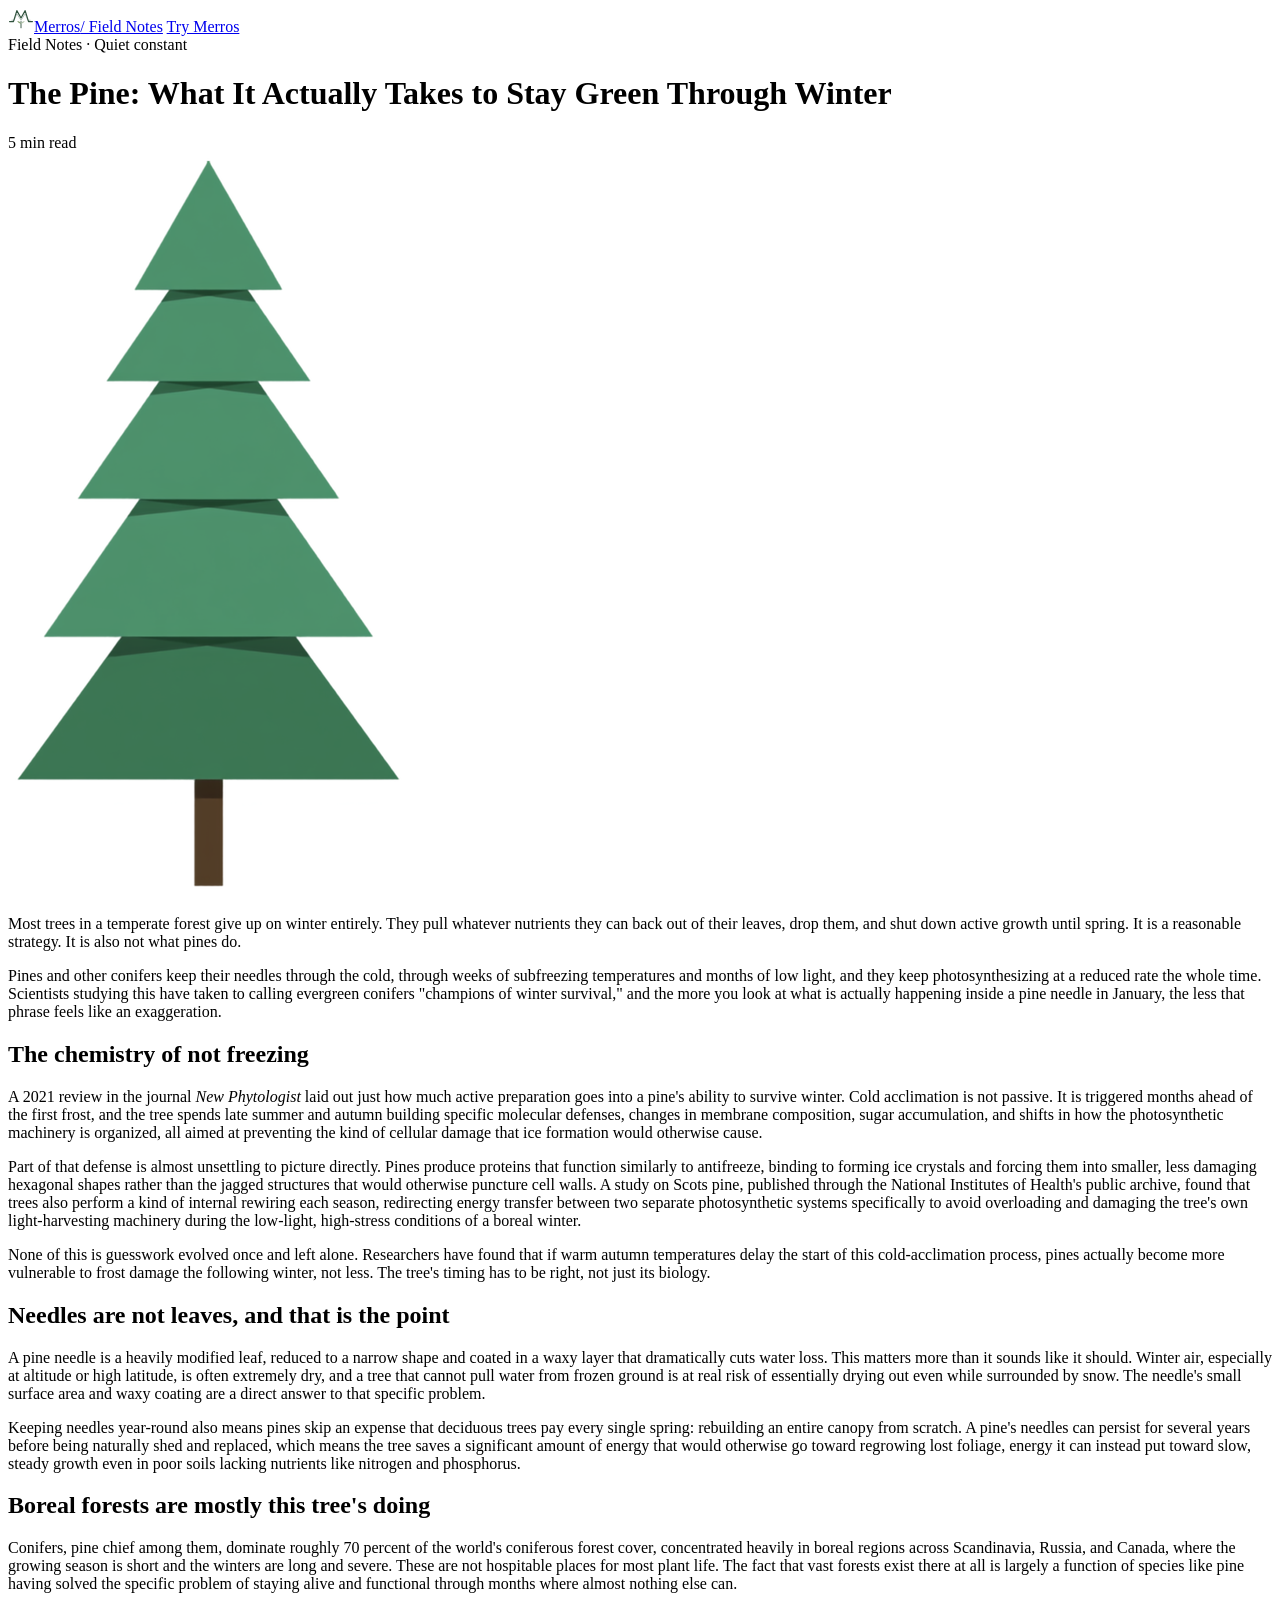
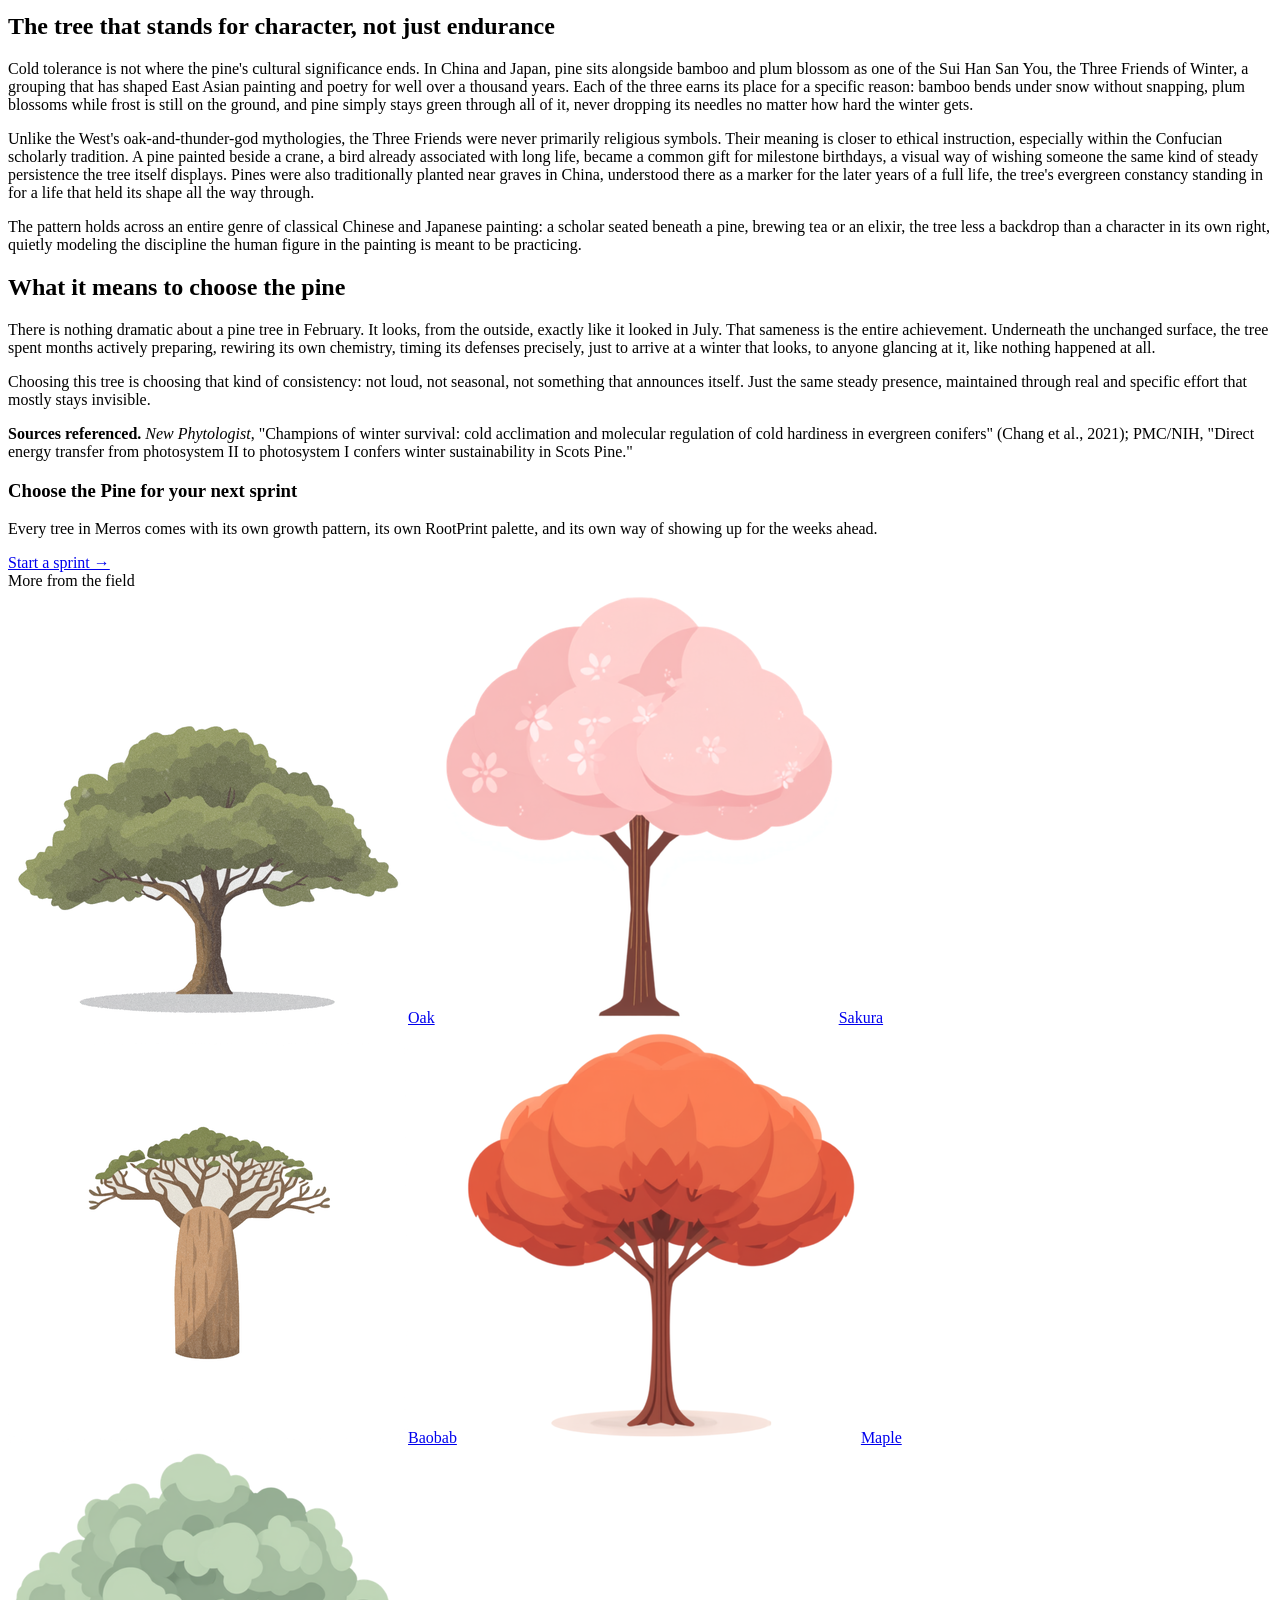
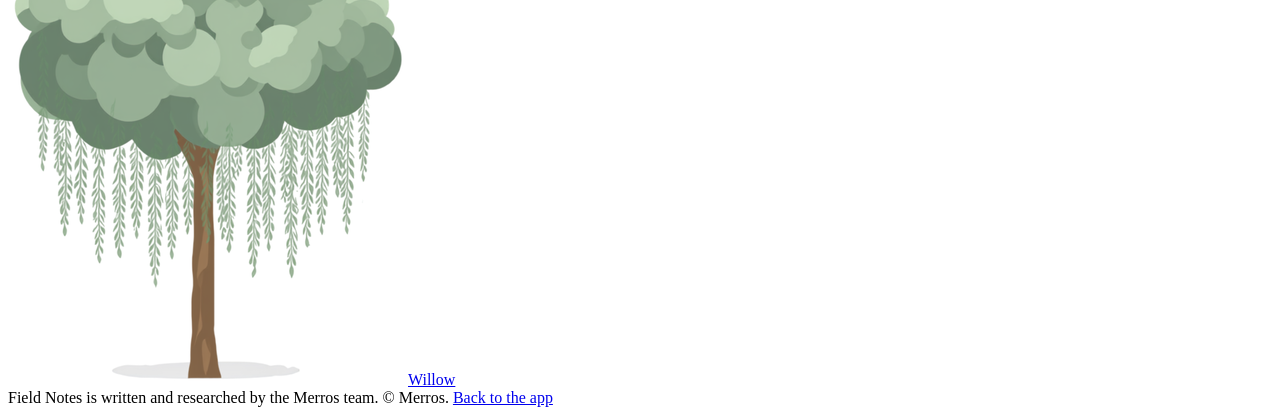
<file: blog/pine/index.html>
<!DOCTYPE html>
<html lang="en">
<head>
<meta charset="UTF-8">
<meta name="viewport" content="width=device-width, initial-scale=1.0">
<title>The Pine: What It Actually Takes to Stay Green Through Winter · Merros Field Notes</title>
<meta name="description" content="The real chemistry behind staying green through winter, and a Chinese tradition that's a thousand years old.">
<link rel="preconnect" href="https://fonts.googleapis.com">
<link href="https://fonts.googleapis.com/css2?family=EB+Garamond:ital,wght@0,500;0,600;0,700;1,500&family=Inter:wght@400;500;600;700;800&display=swap" rel="stylesheet">
<link rel="stylesheet" href="/blog/blog.css">
</head>
<body>
<header class="blog-header"><div class="wrap">
  <a class="brand" href="/"><svg width="26" height="24" viewBox="-100 -80 200 180"><path d="M-88 22 L-58 22 L-32 -62 L0 -6 L32 -62 L58 22 L88 22" fill="none" stroke="#30533E" stroke-width="9" stroke-linecap="round" stroke-linejoin="round"/><path d="M-70 12 L-53 12 L-32 -38 L0 12 L32 -38 L53 12 L70 12" fill="none" stroke="#30533E" stroke-width="5" stroke-linecap="round" stroke-linejoin="round" opacity="0.55"/><line x1="0" y1="22" x2="0" y2="70" stroke="#30533E" stroke-width="7" stroke-linecap="round"/><path d="M0 40 Q-22 34 -30 18 Q-8 18 0 40 Z" fill="#7F9D6A"/><path d="M0 40 Q22 34 30 18 Q8 18 0 40 Z" fill="#B7C7AE"/></svg>Merros<span class="brand-blog-tag">/ Field Notes</span></a>
  <a class="header-cta" href="/">Try Merros</a>
</div></header>

<div class="post-hero">
  <div class="eyebrow">Field Notes &middot; Quiet constant</div>
  <h1 class="post-title">The Pine: What It Actually Takes to Stay Green Through Winter</h1>
  <div class="post-meta">5 min read</div>
  <div class="hero-art"><img src="/pine.png" alt="Pine tree illustration"></div>
</div>
<article class="post-body">
<p>Most trees in a temperate forest give up on winter entirely. They pull whatever nutrients they can back out of their leaves, drop them, and shut down active growth until spring. It is a reasonable strategy. It is also not what pines do.</p>
<p>Pines and other conifers keep their needles through the cold, through weeks of subfreezing temperatures and months of low light, and they keep photosynthesizing at a reduced rate the whole time. Scientists studying this have taken to calling evergreen conifers "champions of winter survival," and the more you look at what is actually happening inside a pine needle in January, the less that phrase feels like an exaggeration.</p>
<h2>The chemistry of not freezing</h2>
<p>A 2021 review in the journal <em>New Phytologist</em> laid out just how much active preparation goes into a pine's ability to survive winter. Cold acclimation is not passive. It is triggered months ahead of the first frost, and the tree spends late summer and autumn building specific molecular defenses, changes in membrane composition, sugar accumulation, and shifts in how the photosynthetic machinery is organized, all aimed at preventing the kind of cellular damage that ice formation would otherwise cause.</p>
<p>Part of that defense is almost unsettling to picture directly. Pines produce proteins that function similarly to antifreeze, binding to forming ice crystals and forcing them into smaller, less damaging hexagonal shapes rather than the jagged structures that would otherwise puncture cell walls. A study on Scots pine, published through the National Institutes of Health's public archive, found that trees also perform a kind of internal rewiring each season, redirecting energy transfer between two separate photosynthetic systems specifically to avoid overloading and damaging the tree's own light-harvesting machinery during the low-light, high-stress conditions of a boreal winter.</p>
<p>None of this is guesswork evolved once and left alone. Researchers have found that if warm autumn temperatures delay the start of this cold-acclimation process, pines actually become more vulnerable to frost damage the following winter, not less. The tree's timing has to be right, not just its biology.</p>
<h2>Needles are not leaves, and that is the point</h2>
<p>A pine needle is a heavily modified leaf, reduced to a narrow shape and coated in a waxy layer that dramatically cuts water loss. This matters more than it sounds like it should. Winter air, especially at altitude or high latitude, is often extremely dry, and a tree that cannot pull water from frozen ground is at real risk of essentially drying out even while surrounded by snow. The needle's small surface area and waxy coating are a direct answer to that specific problem.</p>
<p>Keeping needles year-round also means pines skip an expense that deciduous trees pay every single spring: rebuilding an entire canopy from scratch. A pine's needles can persist for several years before being naturally shed and replaced, which means the tree saves a significant amount of energy that would otherwise go toward regrowing lost foliage, energy it can instead put toward slow, steady growth even in poor soils lacking nutrients like nitrogen and phosphorus.</p>
<h2>Boreal forests are mostly this tree's doing</h2>
<p>Conifers, pine chief among them, dominate roughly 70 percent of the world's coniferous forest cover, concentrated heavily in boreal regions across Scandinavia, Russia, and Canada, where the growing season is short and the winters are long and severe. These are not hospitable places for most plant life. The fact that vast forests exist there at all is largely a function of species like pine having solved the specific problem of staying alive and functional through months where almost nothing else can.</p>
<h2>The tree that stands for character, not just endurance</h2>
<p>Cold tolerance is not where the pine's cultural significance ends. In China and Japan, pine sits alongside bamboo and plum blossom as one of the Sui Han San You, the Three Friends of Winter, a grouping that has shaped East Asian painting and poetry for well over a thousand years. Each of the three earns its place for a specific reason: bamboo bends under snow without snapping, plum blossoms while frost is still on the ground, and pine simply stays green through all of it, never dropping its needles no matter how hard the winter gets.</p>
<p>Unlike the West's oak-and-thunder-god mythologies, the Three Friends were never primarily religious symbols. Their meaning is closer to ethical instruction, especially within the Confucian scholarly tradition. A pine painted beside a crane, a bird already associated with long life, became a common gift for milestone birthdays, a visual way of wishing someone the same kind of steady persistence the tree itself displays. Pines were also traditionally planted near graves in China, understood there as a marker for the later years of a full life, the tree's evergreen constancy standing in for a life that held its shape all the way through.</p>
<p>The pattern holds across an entire genre of classical Chinese and Japanese painting: a scholar seated beneath a pine, brewing tea or an elixir, the tree less a backdrop than a character in its own right, quietly modeling the discipline the human figure in the painting is meant to be practicing.</p>
<h2>What it means to choose the pine</h2>
<p>There is nothing dramatic about a pine tree in February. It looks, from the outside, exactly like it looked in July. That sameness is the entire achievement. Underneath the unchanged surface, the tree spent months actively preparing, rewiring its own chemistry, timing its defenses precisely, just to arrive at a winter that looks, to anyone glancing at it, like nothing happened at all.</p>
<p>Choosing this tree is choosing that kind of consistency: not loud, not seasonal, not something that announces itself. Just the same steady presence, maintained through real and specific effort that mostly stays invisible.</p>
<div class="citation"><strong>Sources referenced.</strong> <em>New Phytologist</em>, "Champions of winter survival: cold acclimation and molecular regulation of cold hardiness in evergreen conifers" (Chang et al., 2021); PMC/NIH, "Direct energy transfer from photosystem II to photosystem I confers winter sustainability in Scots Pine."</div>
</article>
<div class="post-cta">
  <div class="cta-card">
    <h3>Choose the Pine for your next sprint</h3>
    <p>Every tree in Merros comes with its own growth pattern, its own RootPrint palette, and its own way of showing up for the weeks ahead.</p>
    <a href="/">Start a sprint &rarr;</a>
  </div>
</div>
<div class="related">
  <div class="related-title">More from the field</div>
  <div class="related-grid"><a class="related-card" href="/blog/oak/"><img src="/oak.png" alt="Oak"/><span>Oak</span></a>
<a class="related-card" href="/blog/sakura/"><img src="/sakura.png" alt="Sakura"/><span>Sakura</span></a>
<a class="related-card" href="/blog/baobab/"><img src="/baobab.png" alt="Baobab"/><span>Baobab</span></a>
<a class="related-card" href="/blog/maple/"><img src="/maple.png" alt="Maple"/><span>Maple</span></a>
<a class="related-card" href="/blog/willow/"><img src="/willow.png" alt="Willow"/><span>Willow</span></a></div>
</div>

<footer class="blog-footer">
  <div class="wrap">Field Notes is written and researched by the Merros team. &copy; Merros. <a href="/">Back to the app</a></div>
</footer>
</body>
</html>
</file>
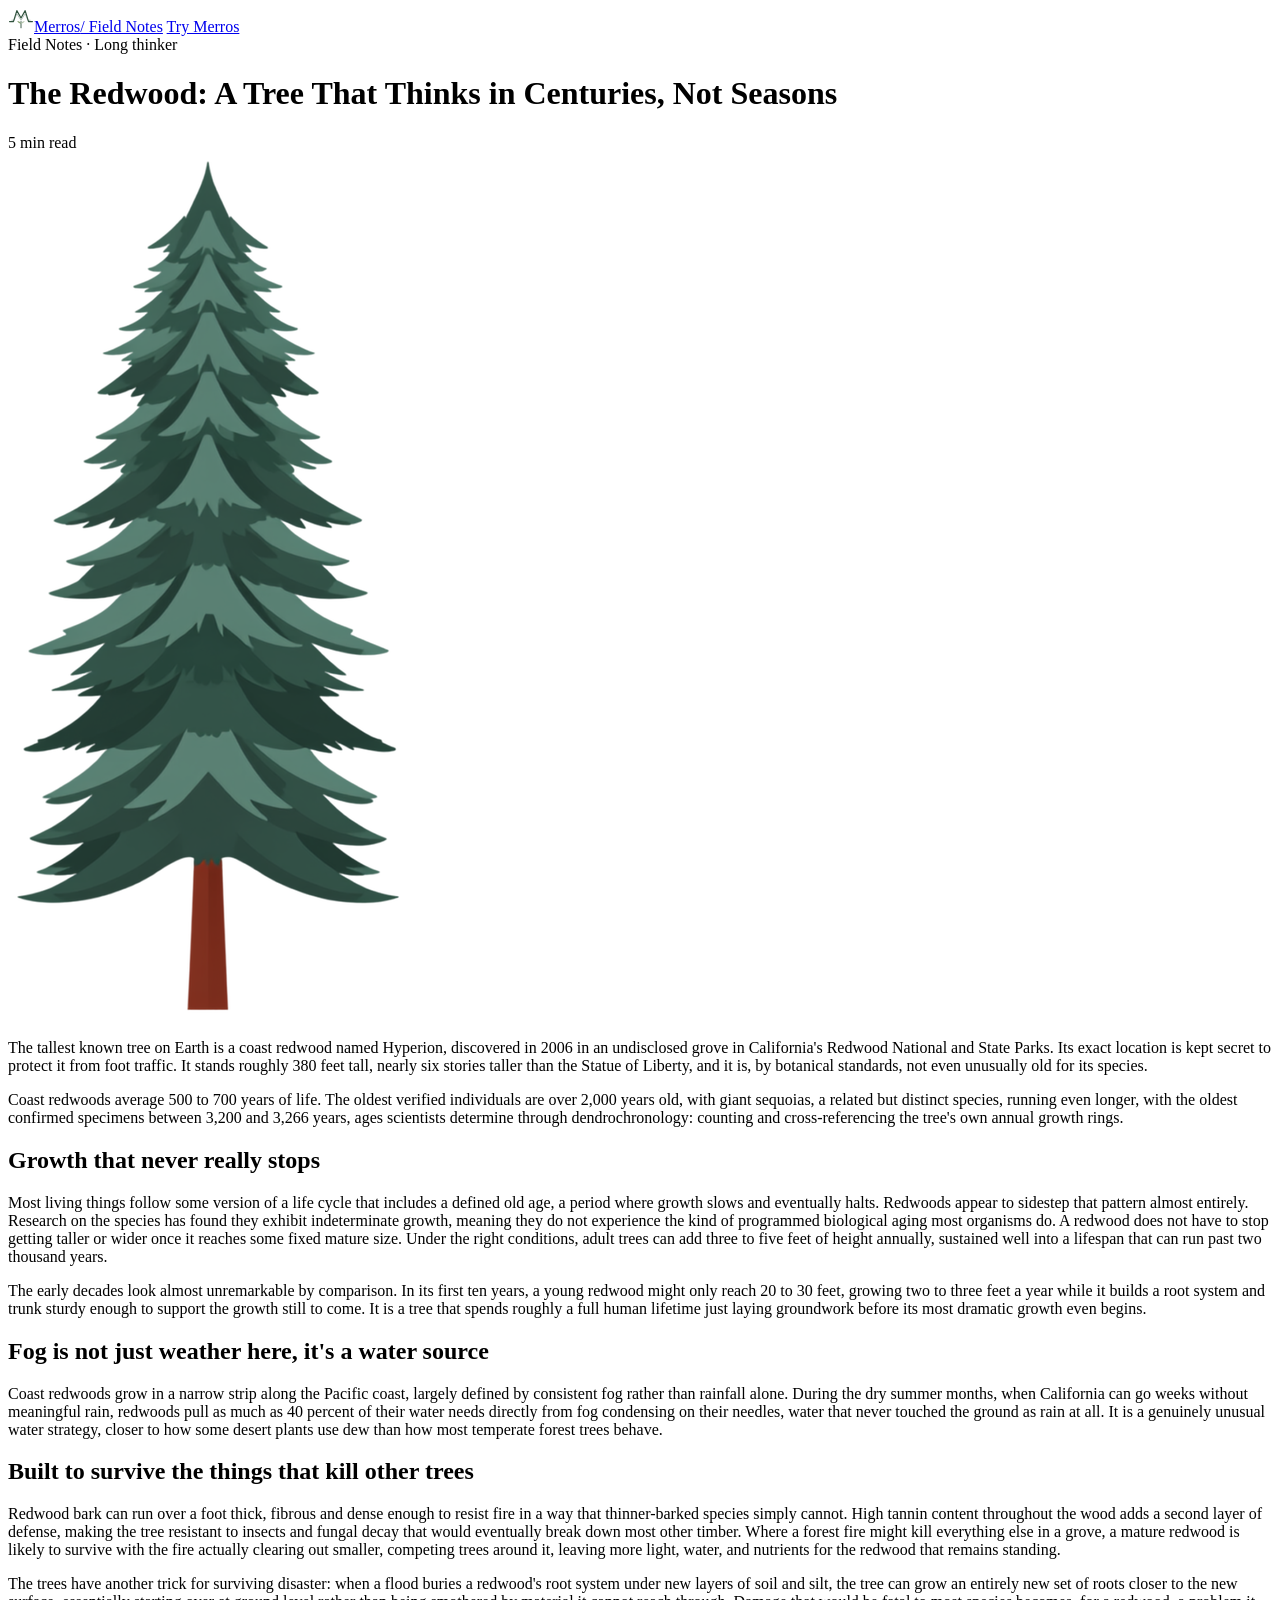
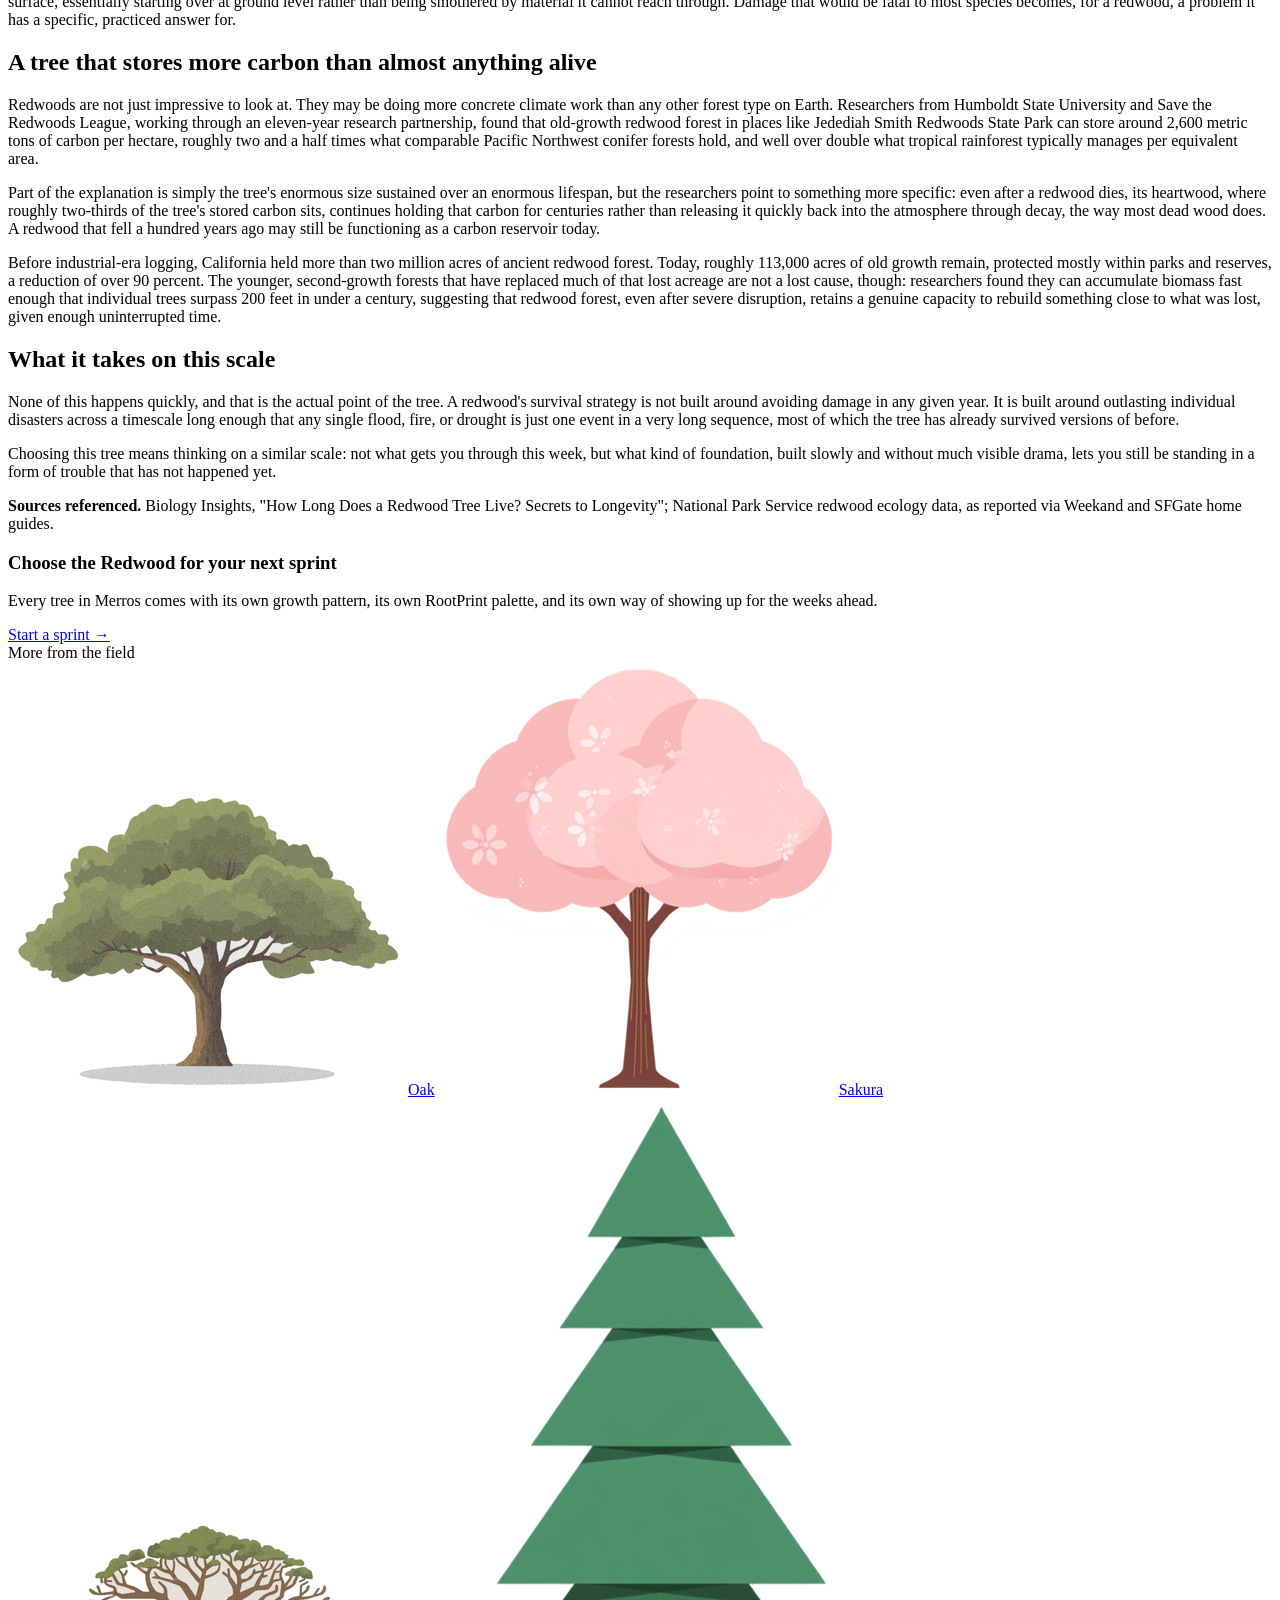
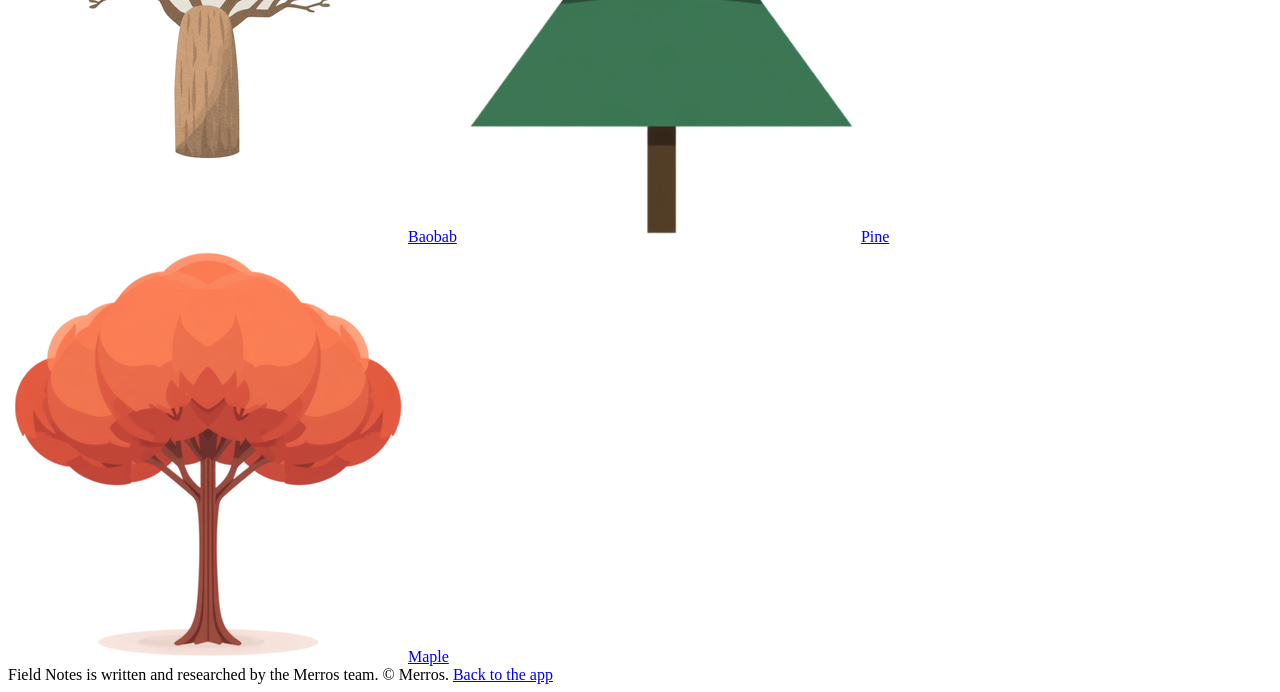
<file: blog/redwood/index.html>
<!DOCTYPE html>
<html lang="en">
<head>
<meta charset="UTF-8">
<meta name="viewport" content="width=device-width, initial-scale=1.0">
<title>The Redwood: A Tree That Thinks in Centuries, Not Seasons · Merros Field Notes</title>
<meta name="description" content="A tree that thinks in centuries, stores more carbon than almost anything alive, and never really stops growing.">
<link rel="preconnect" href="https://fonts.googleapis.com">
<link href="https://fonts.googleapis.com/css2?family=EB+Garamond:ital,wght@0,500;0,600;0,700;1,500&family=Inter:wght@400;500;600;700;800&display=swap" rel="stylesheet">
<link rel="stylesheet" href="/blog/blog.css">
</head>
<body>
<header class="blog-header"><div class="wrap">
  <a class="brand" href="/"><svg width="26" height="24" viewBox="-100 -80 200 180"><path d="M-88 22 L-58 22 L-32 -62 L0 -6 L32 -62 L58 22 L88 22" fill="none" stroke="#30533E" stroke-width="9" stroke-linecap="round" stroke-linejoin="round"/><path d="M-70 12 L-53 12 L-32 -38 L0 12 L32 -38 L53 12 L70 12" fill="none" stroke="#30533E" stroke-width="5" stroke-linecap="round" stroke-linejoin="round" opacity="0.55"/><line x1="0" y1="22" x2="0" y2="70" stroke="#30533E" stroke-width="7" stroke-linecap="round"/><path d="M0 40 Q-22 34 -30 18 Q-8 18 0 40 Z" fill="#7F9D6A"/><path d="M0 40 Q22 34 30 18 Q8 18 0 40 Z" fill="#B7C7AE"/></svg>Merros<span class="brand-blog-tag">/ Field Notes</span></a>
  <a class="header-cta" href="/">Try Merros</a>
</div></header>

<div class="post-hero">
  <div class="eyebrow">Field Notes &middot; Long thinker</div>
  <h1 class="post-title">The Redwood: A Tree That Thinks in Centuries, Not Seasons</h1>
  <div class="post-meta">5 min read</div>
  <div class="hero-art"><img src="/redwood.png" alt="Redwood tree illustration"></div>
</div>
<article class="post-body">
<p>The tallest known tree on Earth is a coast redwood named Hyperion, discovered in 2006 in an undisclosed grove in California's Redwood National and State Parks. Its exact location is kept secret to protect it from foot traffic. It stands roughly 380 feet tall, nearly six stories taller than the Statue of Liberty, and it is, by botanical standards, not even unusually old for its species.</p>
<p>Coast redwoods average 500 to 700 years of life. The oldest verified individuals are over 2,000 years old, with giant sequoias, a related but distinct species, running even longer, with the oldest confirmed specimens between 3,200 and 3,266 years, ages scientists determine through dendrochronology: counting and cross-referencing the tree's own annual growth rings.</p>
<h2>Growth that never really stops</h2>
<p>Most living things follow some version of a life cycle that includes a defined old age, a period where growth slows and eventually halts. Redwoods appear to sidestep that pattern almost entirely. Research on the species has found they exhibit indeterminate growth, meaning they do not experience the kind of programmed biological aging most organisms do. A redwood does not have to stop getting taller or wider once it reaches some fixed mature size. Under the right conditions, adult trees can add three to five feet of height annually, sustained well into a lifespan that can run past two thousand years.</p>
<p>The early decades look almost unremarkable by comparison. In its first ten years, a young redwood might only reach 20 to 30 feet, growing two to three feet a year while it builds a root system and trunk sturdy enough to support the growth still to come. It is a tree that spends roughly a full human lifetime just laying groundwork before its most dramatic growth even begins.</p>
<h2>Fog is not just weather here, it's a water source</h2>
<p>Coast redwoods grow in a narrow strip along the Pacific coast, largely defined by consistent fog rather than rainfall alone. During the dry summer months, when California can go weeks without meaningful rain, redwoods pull as much as 40 percent of their water needs directly from fog condensing on their needles, water that never touched the ground as rain at all. It is a genuinely unusual water strategy, closer to how some desert plants use dew than how most temperate forest trees behave.</p>
<h2>Built to survive the things that kill other trees</h2>
<p>Redwood bark can run over a foot thick, fibrous and dense enough to resist fire in a way that thinner-barked species simply cannot. High tannin content throughout the wood adds a second layer of defense, making the tree resistant to insects and fungal decay that would eventually break down most other timber. Where a forest fire might kill everything else in a grove, a mature redwood is likely to survive with the fire actually clearing out smaller, competing trees around it, leaving more light, water, and nutrients for the redwood that remains standing.</p>
<p>The trees have another trick for surviving disaster: when a flood buries a redwood's root system under new layers of soil and silt, the tree can grow an entirely new set of roots closer to the new surface, essentially starting over at ground level rather than being smothered by material it cannot reach through. Damage that would be fatal to most species becomes, for a redwood, a problem it has a specific, practiced answer for.</p>
<h2>A tree that stores more carbon than almost anything alive</h2>
<p>Redwoods are not just impressive to look at. They may be doing more concrete climate work than any other forest type on Earth. Researchers from Humboldt State University and Save the Redwoods League, working through an eleven-year research partnership, found that old-growth redwood forest in places like Jedediah Smith Redwoods State Park can store around 2,600 metric tons of carbon per hectare, roughly two and a half times what comparable Pacific Northwest conifer forests hold, and well over double what tropical rainforest typically manages per equivalent area.</p>
<p>Part of the explanation is simply the tree's enormous size sustained over an enormous lifespan, but the researchers point to something more specific: even after a redwood dies, its heartwood, where roughly two-thirds of the tree's stored carbon sits, continues holding that carbon for centuries rather than releasing it quickly back into the atmosphere through decay, the way most dead wood does. A redwood that fell a hundred years ago may still be functioning as a carbon reservoir today.</p>
<p>Before industrial-era logging, California held more than two million acres of ancient redwood forest. Today, roughly 113,000 acres of old growth remain, protected mostly within parks and reserves, a reduction of over 90 percent. The younger, second-growth forests that have replaced much of that lost acreage are not a lost cause, though: researchers found they can accumulate biomass fast enough that individual trees surpass 200 feet in under a century, suggesting that redwood forest, even after severe disruption, retains a genuine capacity to rebuild something close to what was lost, given enough uninterrupted time.</p>
<h2>What it takes on this scale</h2>
<p>None of this happens quickly, and that is the actual point of the tree. A redwood's survival strategy is not built around avoiding damage in any given year. It is built around outlasting individual disasters across a timescale long enough that any single flood, fire, or drought is just one event in a very long sequence, most of which the tree has already survived versions of before.</p>
<p>Choosing this tree means thinking on a similar scale: not what gets you through this week, but what kind of foundation, built slowly and without much visible drama, lets you still be standing in a form of trouble that has not happened yet.</p>
<div class="citation"><strong>Sources referenced.</strong> Biology Insights, "How Long Does a Redwood Tree Live? Secrets to Longevity"; National Park Service redwood ecology data, as reported via Weekand and SFGate home guides.</div>
</article>
<div class="post-cta">
  <div class="cta-card">
    <h3>Choose the Redwood for your next sprint</h3>
    <p>Every tree in Merros comes with its own growth pattern, its own RootPrint palette, and its own way of showing up for the weeks ahead.</p>
    <a href="/">Start a sprint &rarr;</a>
  </div>
</div>
<div class="related">
  <div class="related-title">More from the field</div>
  <div class="related-grid"><a class="related-card" href="/blog/oak/"><img src="/oak.png" alt="Oak"/><span>Oak</span></a>
<a class="related-card" href="/blog/sakura/"><img src="/sakura.png" alt="Sakura"/><span>Sakura</span></a>
<a class="related-card" href="/blog/baobab/"><img src="/baobab.png" alt="Baobab"/><span>Baobab</span></a>
<a class="related-card" href="/blog/pine/"><img src="/pine.png" alt="Pine"/><span>Pine</span></a>
<a class="related-card" href="/blog/maple/"><img src="/maple.png" alt="Maple"/><span>Maple</span></a></div>
</div>

<footer class="blog-footer">
  <div class="wrap">Field Notes is written and researched by the Merros team. &copy; Merros. <a href="/">Back to the app</a></div>
</footer>
</body>
</html>
</file>
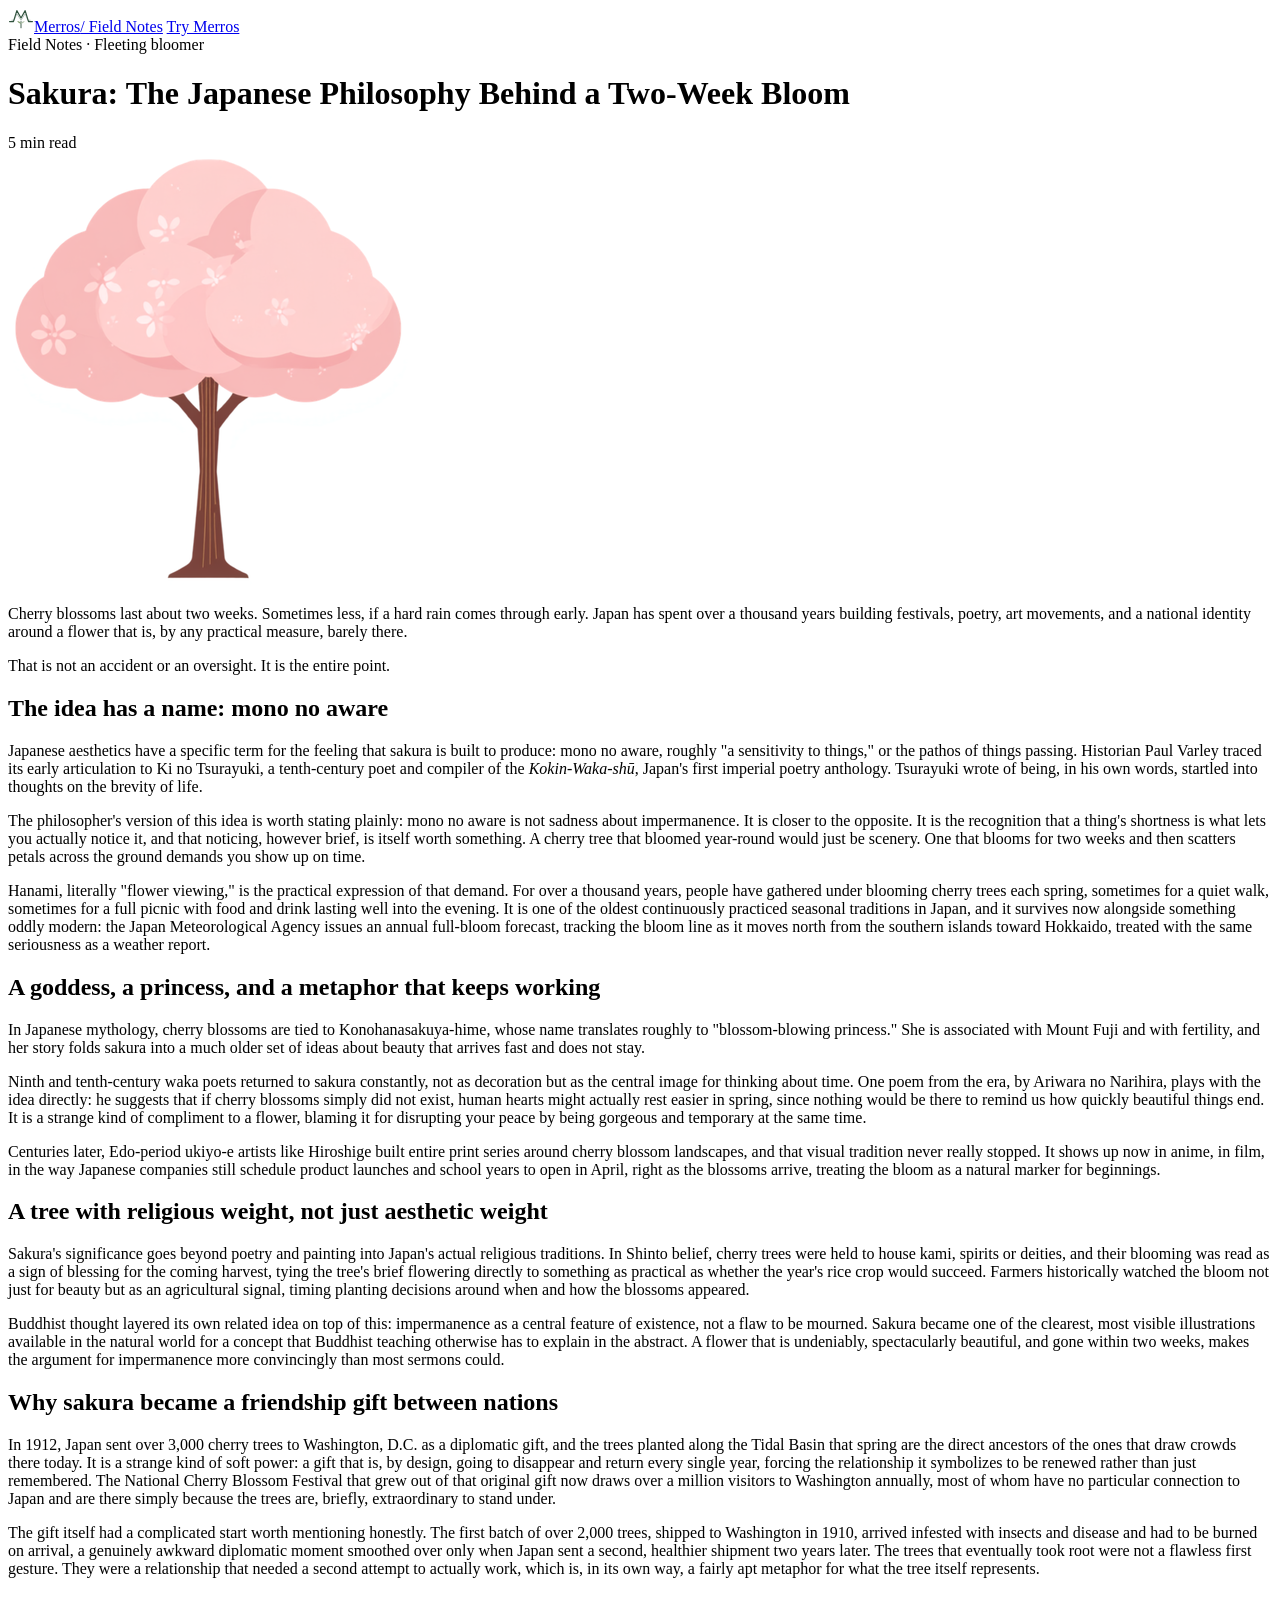
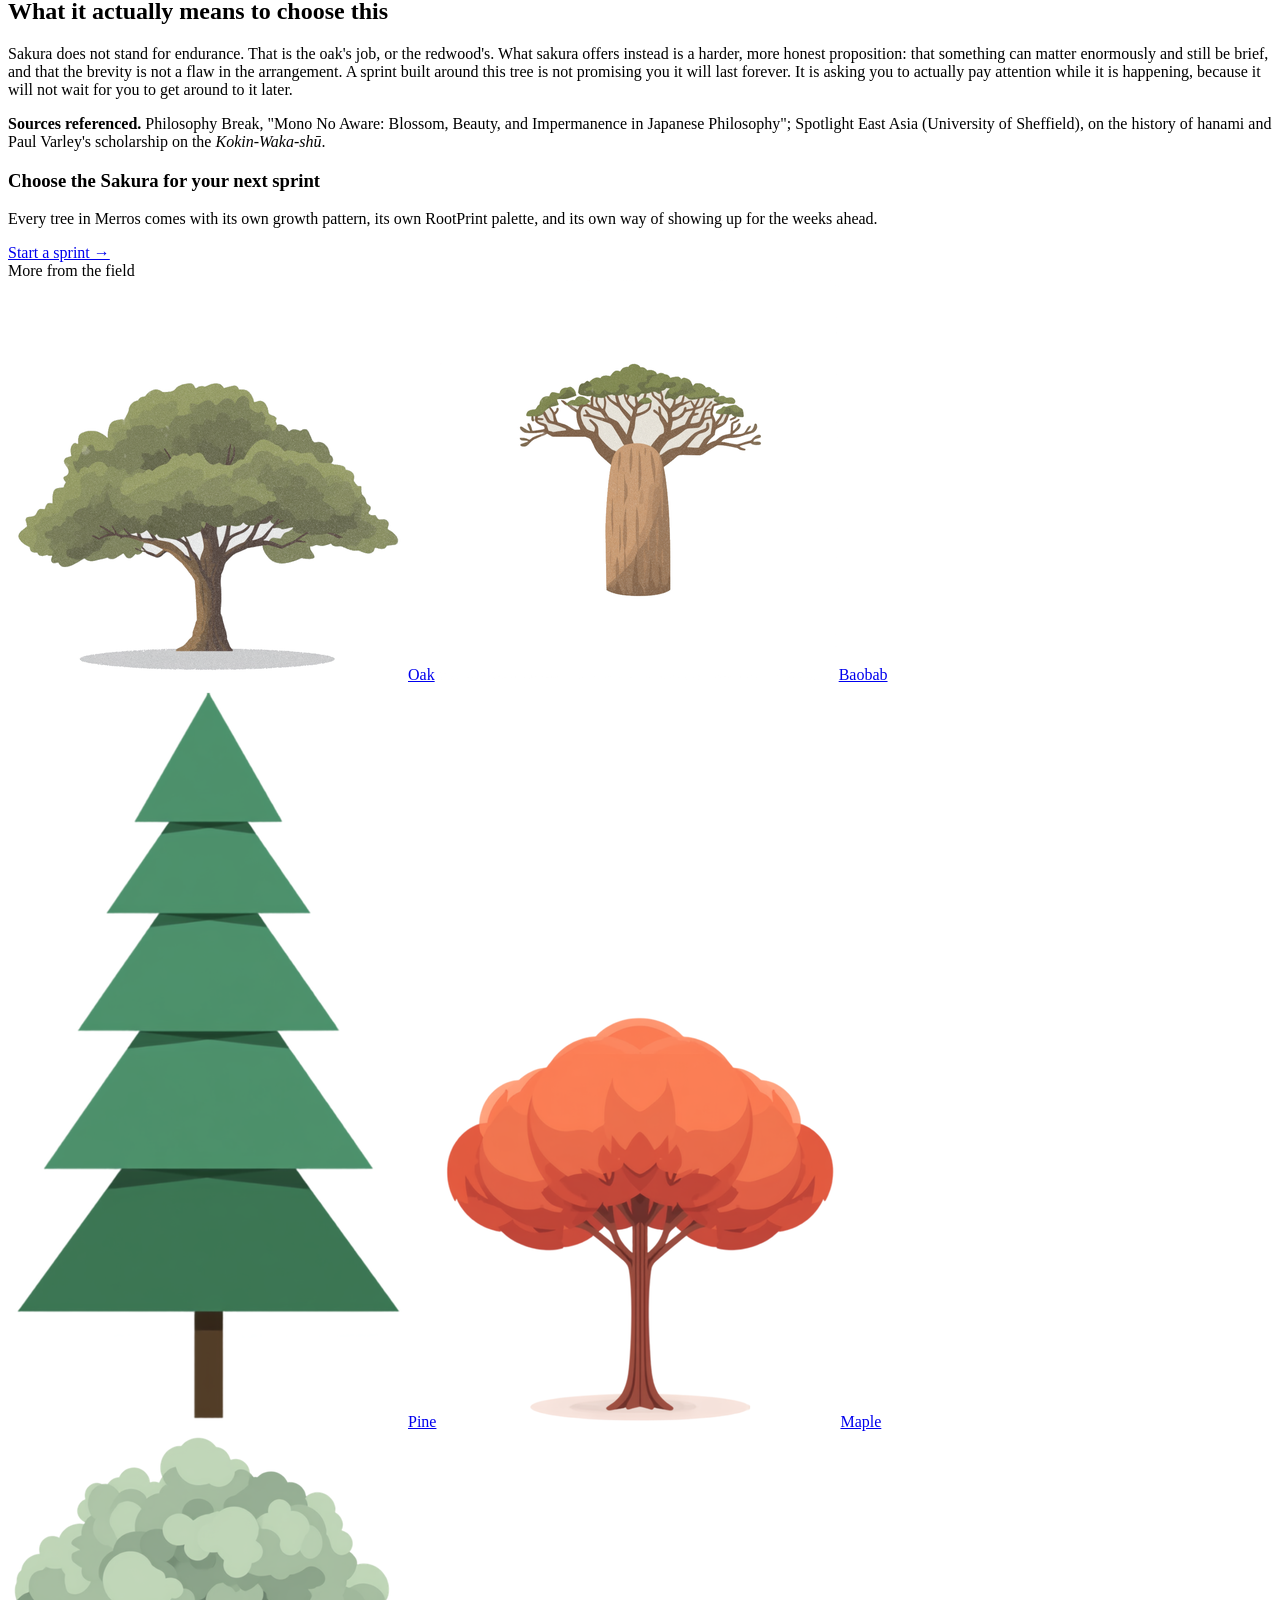
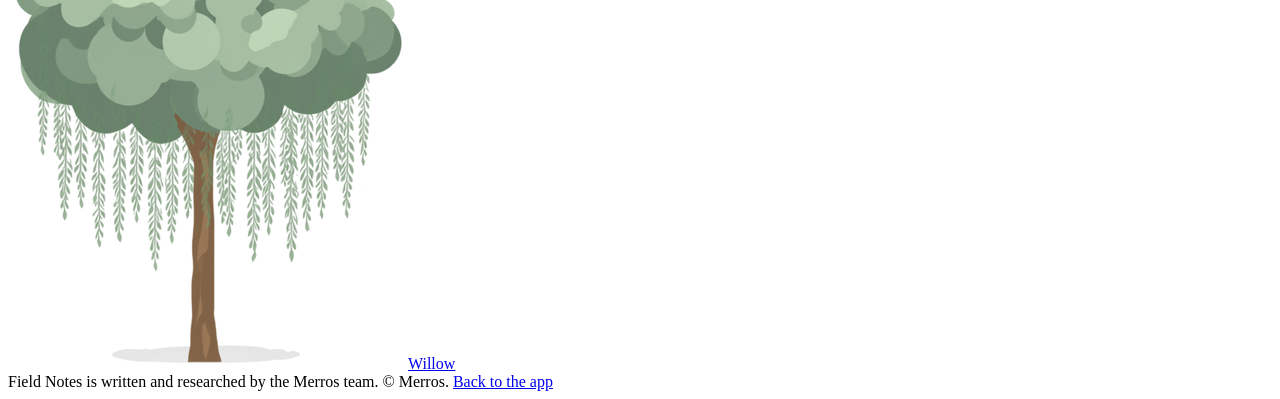
<file: blog/sakura/index.html>
<!DOCTYPE html>
<html lang="en">
<head>
<meta charset="UTF-8">
<meta name="viewport" content="width=device-width, initial-scale=1.0">
<title>Sakura: The Japanese Philosophy Behind a Two-Week Bloom · Merros Field Notes</title>
<meta name="description" content="The Japanese philosophy built around a bloom that lasts two weeks, and why that's the whole point.">
<link rel="preconnect" href="https://fonts.googleapis.com">
<link href="https://fonts.googleapis.com/css2?family=EB+Garamond:ital,wght@0,500;0,600;0,700;1,500&family=Inter:wght@400;500;600;700;800&display=swap" rel="stylesheet">
<link rel="stylesheet" href="/blog/blog.css">
</head>
<body>
<header class="blog-header"><div class="wrap">
  <a class="brand" href="/"><svg width="26" height="24" viewBox="-100 -80 200 180"><path d="M-88 22 L-58 22 L-32 -62 L0 -6 L32 -62 L58 22 L88 22" fill="none" stroke="#30533E" stroke-width="9" stroke-linecap="round" stroke-linejoin="round"/><path d="M-70 12 L-53 12 L-32 -38 L0 12 L32 -38 L53 12 L70 12" fill="none" stroke="#30533E" stroke-width="5" stroke-linecap="round" stroke-linejoin="round" opacity="0.55"/><line x1="0" y1="22" x2="0" y2="70" stroke="#30533E" stroke-width="7" stroke-linecap="round"/><path d="M0 40 Q-22 34 -30 18 Q-8 18 0 40 Z" fill="#7F9D6A"/><path d="M0 40 Q22 34 30 18 Q8 18 0 40 Z" fill="#B7C7AE"/></svg>Merros<span class="brand-blog-tag">/ Field Notes</span></a>
  <a class="header-cta" href="/">Try Merros</a>
</div></header>

<div class="post-hero">
  <div class="eyebrow">Field Notes &middot; Fleeting bloomer</div>
  <h1 class="post-title">Sakura: The Japanese Philosophy Behind a Two-Week Bloom</h1>
  <div class="post-meta">5 min read</div>
  <div class="hero-art"><img src="/sakura.png" alt="Sakura tree illustration"></div>
</div>
<article class="post-body">
<p>Cherry blossoms last about two weeks. Sometimes less, if a hard rain comes through early. Japan has spent over a thousand years building festivals, poetry, art movements, and a national identity around a flower that is, by any practical measure, barely there.</p>
<p>That is not an accident or an oversight. It is the entire point.</p>
<h2>The idea has a name: mono no aware</h2>
<p>Japanese aesthetics have a specific term for the feeling that sakura is built to produce: mono no aware, roughly "a sensitivity to things," or the pathos of things passing. Historian Paul Varley traced its early articulation to Ki no Tsurayuki, a tenth-century poet and compiler of the <em>Kokin-Waka-shū</em>, Japan's first imperial poetry anthology. Tsurayuki wrote of being, in his own words, startled into thoughts on the brevity of life.</p>
<p>The philosopher's version of this idea is worth stating plainly: mono no aware is not sadness about impermanence. It is closer to the opposite. It is the recognition that a thing's shortness is what lets you actually notice it, and that noticing, however brief, is itself worth something. A cherry tree that bloomed year-round would just be scenery. One that blooms for two weeks and then scatters petals across the ground demands you show up on time.</p>
<p>Hanami, literally "flower viewing," is the practical expression of that demand. For over a thousand years, people have gathered under blooming cherry trees each spring, sometimes for a quiet walk, sometimes for a full picnic with food and drink lasting well into the evening. It is one of the oldest continuously practiced seasonal traditions in Japan, and it survives now alongside something oddly modern: the Japan Meteorological Agency issues an annual full-bloom forecast, tracking the bloom line as it moves north from the southern islands toward Hokkaido, treated with the same seriousness as a weather report.</p>
<h2>A goddess, a princess, and a metaphor that keeps working</h2>
<p>In Japanese mythology, cherry blossoms are tied to Konohanasakuya-hime, whose name translates roughly to "blossom-blowing princess." She is associated with Mount Fuji and with fertility, and her story folds sakura into a much older set of ideas about beauty that arrives fast and does not stay.</p>
<p>Ninth and tenth-century waka poets returned to sakura constantly, not as decoration but as the central image for thinking about time. One poem from the era, by Ariwara no Narihira, plays with the idea directly: he suggests that if cherry blossoms simply did not exist, human hearts might actually rest easier in spring, since nothing would be there to remind us how quickly beautiful things end. It is a strange kind of compliment to a flower, blaming it for disrupting your peace by being gorgeous and temporary at the same time.</p>
<p>Centuries later, Edo-period ukiyo-e artists like Hiroshige built entire print series around cherry blossom landscapes, and that visual tradition never really stopped. It shows up now in anime, in film, in the way Japanese companies still schedule product launches and school years to open in April, right as the blossoms arrive, treating the bloom as a natural marker for beginnings.</p>
<h2>A tree with religious weight, not just aesthetic weight</h2>
<p>Sakura's significance goes beyond poetry and painting into Japan's actual religious traditions. In Shinto belief, cherry trees were held to house kami, spirits or deities, and their blooming was read as a sign of blessing for the coming harvest, tying the tree's brief flowering directly to something as practical as whether the year's rice crop would succeed. Farmers historically watched the bloom not just for beauty but as an agricultural signal, timing planting decisions around when and how the blossoms appeared.</p>
<p>Buddhist thought layered its own related idea on top of this: impermanence as a central feature of existence, not a flaw to be mourned. Sakura became one of the clearest, most visible illustrations available in the natural world for a concept that Buddhist teaching otherwise has to explain in the abstract. A flower that is undeniably, spectacularly beautiful, and gone within two weeks, makes the argument for impermanence more convincingly than most sermons could.</p>
<h2>Why sakura became a friendship gift between nations</h2>
<p>In 1912, Japan sent over 3,000 cherry trees to Washington, D.C. as a diplomatic gift, and the trees planted along the Tidal Basin that spring are the direct ancestors of the ones that draw crowds there today. It is a strange kind of soft power: a gift that is, by design, going to disappear and return every single year, forcing the relationship it symbolizes to be renewed rather than just remembered. The National Cherry Blossom Festival that grew out of that original gift now draws over a million visitors to Washington annually, most of whom have no particular connection to Japan and are there simply because the trees are, briefly, extraordinary to stand under.</p>
<p>The gift itself had a complicated start worth mentioning honestly. The first batch of over 2,000 trees, shipped to Washington in 1910, arrived infested with insects and disease and had to be burned on arrival, a genuinely awkward diplomatic moment smoothed over only when Japan sent a second, healthier shipment two years later. The trees that eventually took root were not a flawless first gesture. They were a relationship that needed a second attempt to actually work, which is, in its own way, a fairly apt metaphor for what the tree itself represents.</p>
<h2>What it actually means to choose this</h2>
<p>Sakura does not stand for endurance. That is the oak's job, or the redwood's. What sakura offers instead is a harder, more honest proposition: that something can matter enormously and still be brief, and that the brevity is not a flaw in the arrangement. A sprint built around this tree is not promising you it will last forever. It is asking you to actually pay attention while it is happening, because it will not wait for you to get around to it later.</p>
<div class="citation"><strong>Sources referenced.</strong> Philosophy Break, "Mono No Aware: Blossom, Beauty, and Impermanence in Japanese Philosophy"; Spotlight East Asia (University of Sheffield), on the history of hanami and Paul Varley's scholarship on the <em>Kokin-Waka-shū</em>.</div>
</article>
<div class="post-cta">
  <div class="cta-card">
    <h3>Choose the Sakura for your next sprint</h3>
    <p>Every tree in Merros comes with its own growth pattern, its own RootPrint palette, and its own way of showing up for the weeks ahead.</p>
    <a href="/">Start a sprint &rarr;</a>
  </div>
</div>
<div class="related">
  <div class="related-title">More from the field</div>
  <div class="related-grid"><a class="related-card" href="/blog/oak/"><img src="/oak.png" alt="Oak"/><span>Oak</span></a>
<a class="related-card" href="/blog/baobab/"><img src="/baobab.png" alt="Baobab"/><span>Baobab</span></a>
<a class="related-card" href="/blog/pine/"><img src="/pine.png" alt="Pine"/><span>Pine</span></a>
<a class="related-card" href="/blog/maple/"><img src="/maple.png" alt="Maple"/><span>Maple</span></a>
<a class="related-card" href="/blog/willow/"><img src="/willow.png" alt="Willow"/><span>Willow</span></a></div>
</div>

<footer class="blog-footer">
  <div class="wrap">Field Notes is written and researched by the Merros team. &copy; Merros. <a href="/">Back to the app</a></div>
</footer>
</body>
</html>
</file>
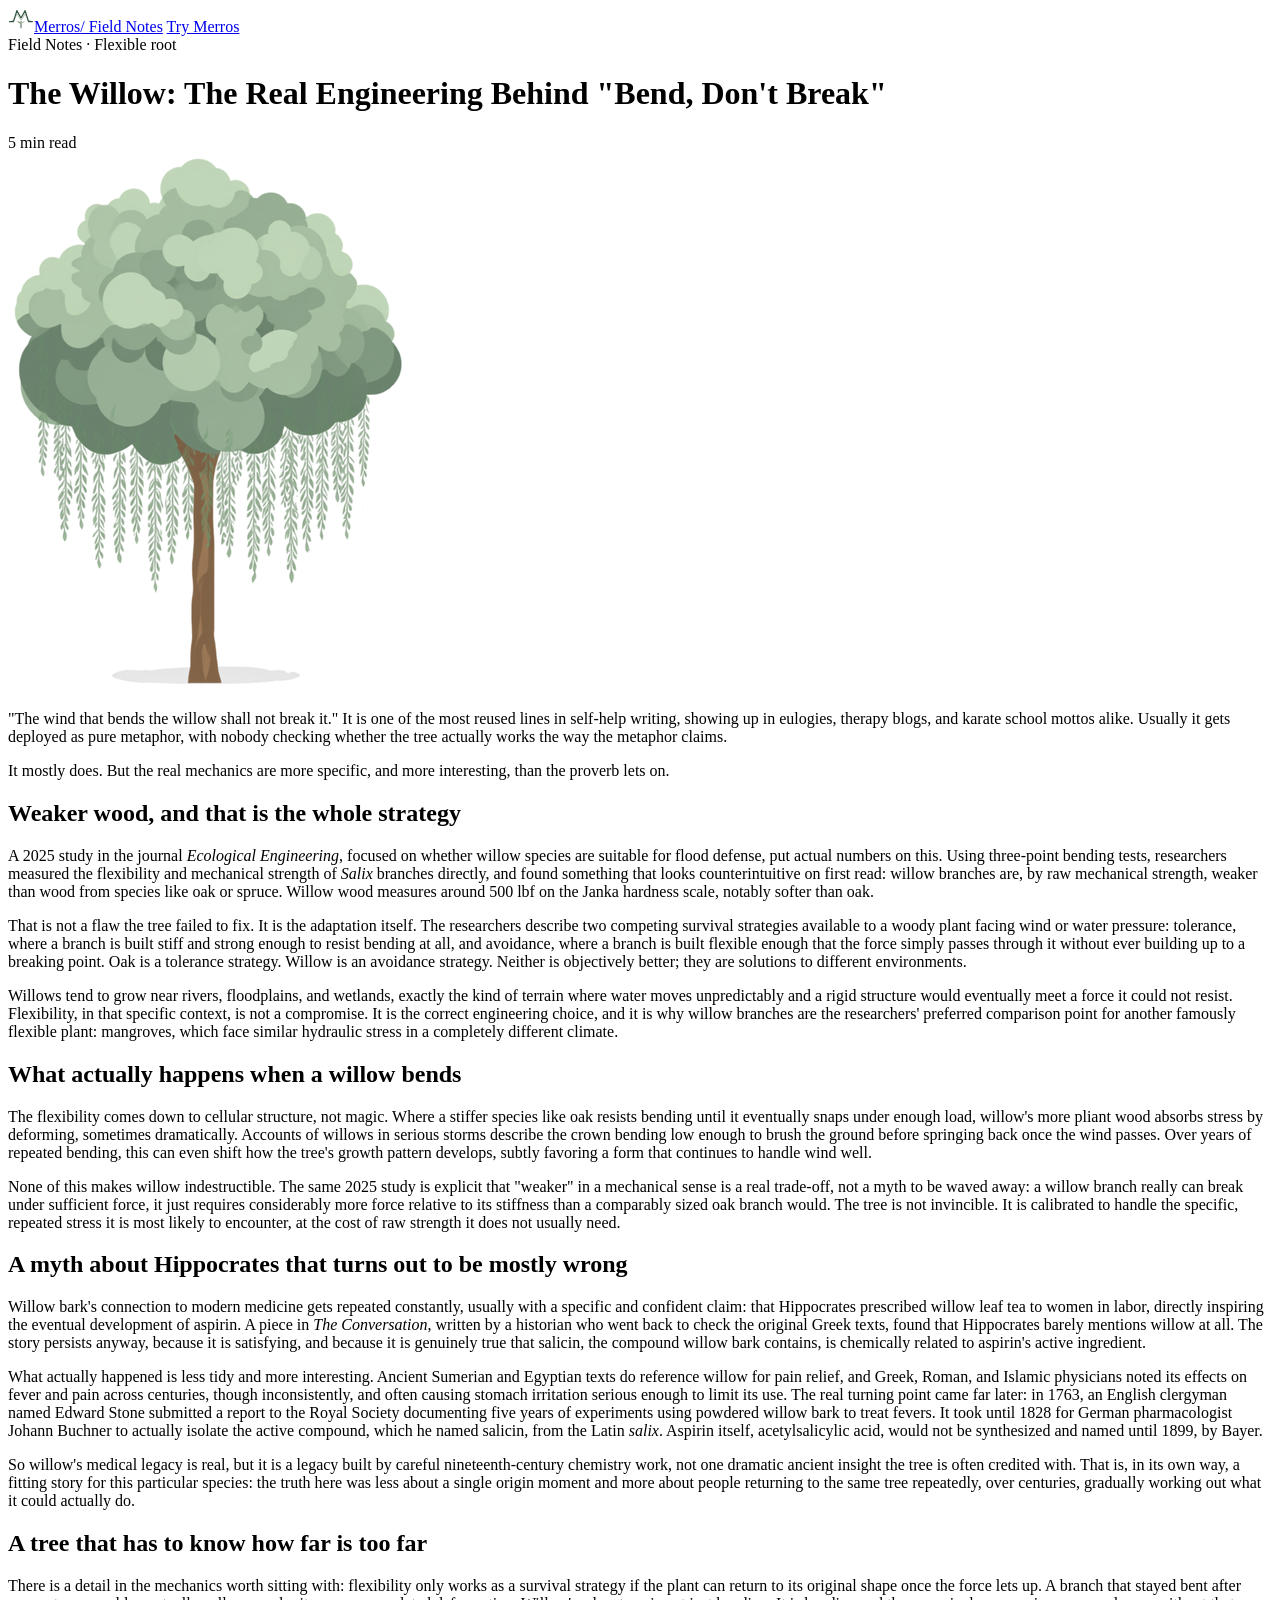
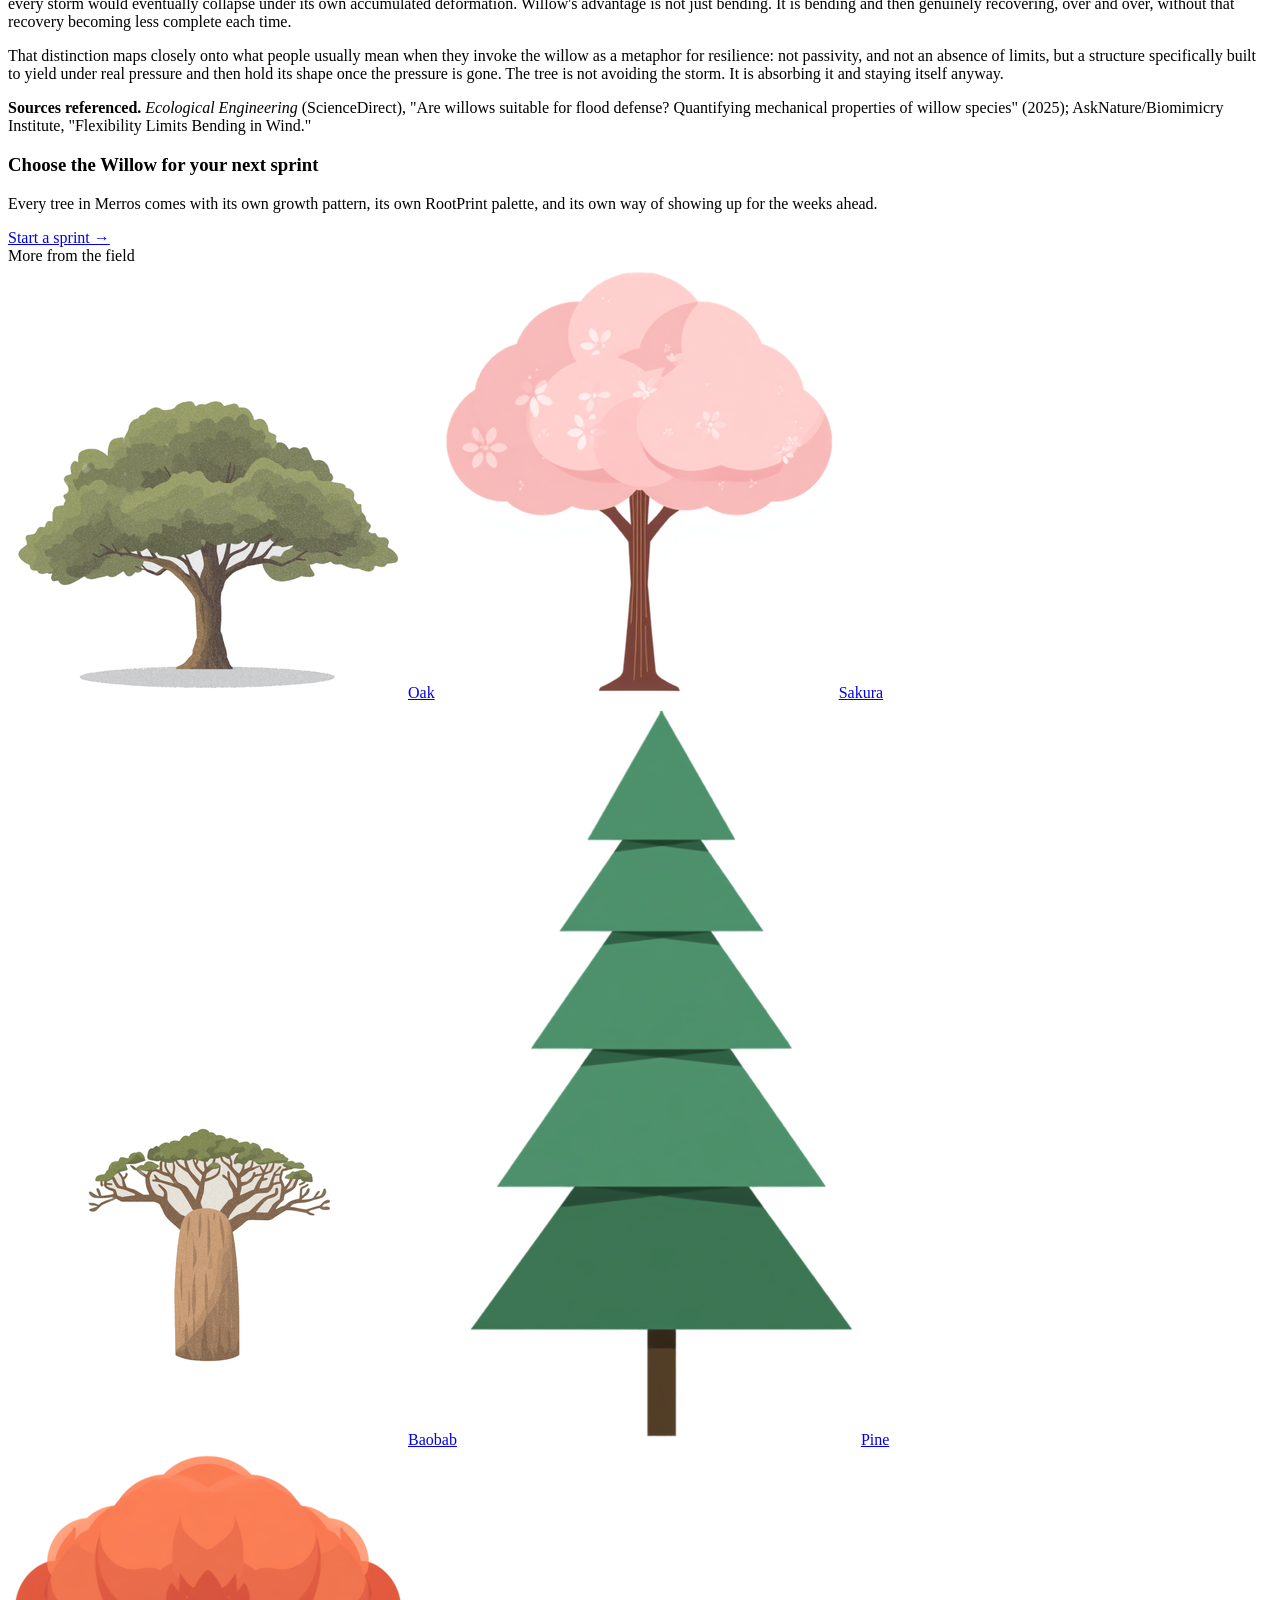
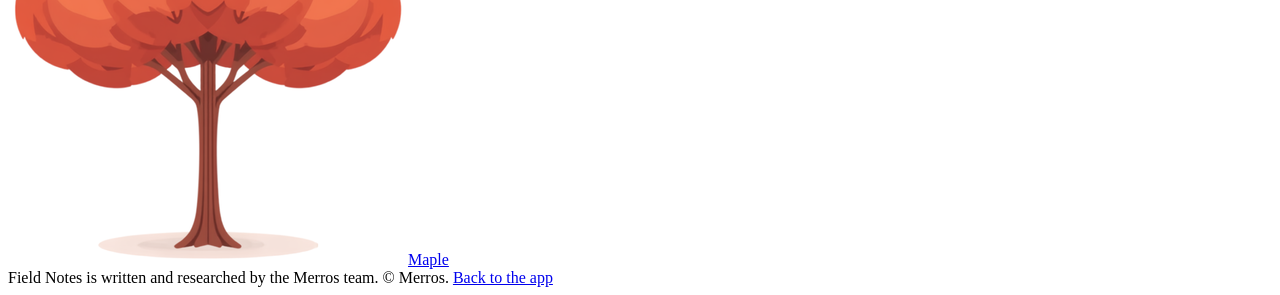
<file: blog/willow/index.html>
<!DOCTYPE html>
<html lang="en">
<head>
<meta charset="UTF-8">
<meta name="viewport" content="width=device-width, initial-scale=1.0">
<title>The Willow: The Real Engineering Behind "Bend, Don't Break" · Merros Field Notes</title>
<meta name="description" content="The real engineering behind bend, don't break, and the aspirin myth that turns out to be wrong.">
<link rel="preconnect" href="https://fonts.googleapis.com">
<link href="https://fonts.googleapis.com/css2?family=EB+Garamond:ital,wght@0,500;0,600;0,700;1,500&family=Inter:wght@400;500;600;700;800&display=swap" rel="stylesheet">
<link rel="stylesheet" href="/blog/blog.css">
</head>
<body>
<header class="blog-header"><div class="wrap">
  <a class="brand" href="/"><svg width="26" height="24" viewBox="-100 -80 200 180"><path d="M-88 22 L-58 22 L-32 -62 L0 -6 L32 -62 L58 22 L88 22" fill="none" stroke="#30533E" stroke-width="9" stroke-linecap="round" stroke-linejoin="round"/><path d="M-70 12 L-53 12 L-32 -38 L0 12 L32 -38 L53 12 L70 12" fill="none" stroke="#30533E" stroke-width="5" stroke-linecap="round" stroke-linejoin="round" opacity="0.55"/><line x1="0" y1="22" x2="0" y2="70" stroke="#30533E" stroke-width="7" stroke-linecap="round"/><path d="M0 40 Q-22 34 -30 18 Q-8 18 0 40 Z" fill="#7F9D6A"/><path d="M0 40 Q22 34 30 18 Q8 18 0 40 Z" fill="#B7C7AE"/></svg>Merros<span class="brand-blog-tag">/ Field Notes</span></a>
  <a class="header-cta" href="/">Try Merros</a>
</div></header>

<div class="post-hero">
  <div class="eyebrow">Field Notes &middot; Flexible root</div>
  <h1 class="post-title">The Willow: The Real Engineering Behind "Bend, Don't Break"</h1>
  <div class="post-meta">5 min read</div>
  <div class="hero-art"><img src="/willow.png" alt="Willow tree illustration"></div>
</div>
<article class="post-body">
<p>"The wind that bends the willow shall not break it." It is one of the most reused lines in self-help writing, showing up in eulogies, therapy blogs, and karate school mottos alike. Usually it gets deployed as pure metaphor, with nobody checking whether the tree actually works the way the metaphor claims.</p>
<p>It mostly does. But the real mechanics are more specific, and more interesting, than the proverb lets on.</p>
<h2>Weaker wood, and that is the whole strategy</h2>
<p>A 2025 study in the journal <em>Ecological Engineering</em>, focused on whether willow species are suitable for flood defense, put actual numbers on this. Using three-point bending tests, researchers measured the flexibility and mechanical strength of <em>Salix</em> branches directly, and found something that looks counterintuitive on first read: willow branches are, by raw mechanical strength, weaker than wood from species like oak or spruce. Willow wood measures around 500 lbf on the Janka hardness scale, notably softer than oak.</p>
<p>That is not a flaw the tree failed to fix. It is the adaptation itself. The researchers describe two competing survival strategies available to a woody plant facing wind or water pressure: tolerance, where a branch is built stiff and strong enough to resist bending at all, and avoidance, where a branch is built flexible enough that the force simply passes through it without ever building up to a breaking point. Oak is a tolerance strategy. Willow is an avoidance strategy. Neither is objectively better; they are solutions to different environments.</p>
<p>Willows tend to grow near rivers, floodplains, and wetlands, exactly the kind of terrain where water moves unpredictably and a rigid structure would eventually meet a force it could not resist. Flexibility, in that specific context, is not a compromise. It is the correct engineering choice, and it is why willow branches are the researchers' preferred comparison point for another famously flexible plant: mangroves, which face similar hydraulic stress in a completely different climate.</p>
<h2>What actually happens when a willow bends</h2>
<p>The flexibility comes down to cellular structure, not magic. Where a stiffer species like oak resists bending until it eventually snaps under enough load, willow's more pliant wood absorbs stress by deforming, sometimes dramatically. Accounts of willows in serious storms describe the crown bending low enough to brush the ground before springing back once the wind passes. Over years of repeated bending, this can even shift how the tree's growth pattern develops, subtly favoring a form that continues to handle wind well.</p>
<p>None of this makes willow indestructible. The same 2025 study is explicit that "weaker" in a mechanical sense is a real trade-off, not a myth to be waved away: a willow branch really can break under sufficient force, it just requires considerably more force relative to its stiffness than a comparably sized oak branch would. The tree is not invincible. It is calibrated to handle the specific, repeated stress it is most likely to encounter, at the cost of raw strength it does not usually need.</p>
<h2>A myth about Hippocrates that turns out to be mostly wrong</h2>
<p>Willow bark's connection to modern medicine gets repeated constantly, usually with a specific and confident claim: that Hippocrates prescribed willow leaf tea to women in labor, directly inspiring the eventual development of aspirin. A piece in <em>The Conversation</em>, written by a historian who went back to check the original Greek texts, found that Hippocrates barely mentions willow at all. The story persists anyway, because it is satisfying, and because it is genuinely true that salicin, the compound willow bark contains, is chemically related to aspirin's active ingredient.</p>
<p>What actually happened is less tidy and more interesting. Ancient Sumerian and Egyptian texts do reference willow for pain relief, and Greek, Roman, and Islamic physicians noted its effects on fever and pain across centuries, though inconsistently, and often causing stomach irritation serious enough to limit its use. The real turning point came far later: in 1763, an English clergyman named Edward Stone submitted a report to the Royal Society documenting five years of experiments using powdered willow bark to treat fevers. It took until 1828 for German pharmacologist Johann Buchner to actually isolate the active compound, which he named salicin, from the Latin <em>salix</em>. Aspirin itself, acetylsalicylic acid, would not be synthesized and named until 1899, by Bayer.</p>
<p>So willow's medical legacy is real, but it is a legacy built by careful nineteenth-century chemistry work, not one dramatic ancient insight the tree is often credited with. That is, in its own way, a fitting story for this particular species: the truth here was less about a single origin moment and more about people returning to the same tree repeatedly, over centuries, gradually working out what it could actually do.</p>
<h2>A tree that has to know how far is too far</h2>
<p>There is a detail in the mechanics worth sitting with: flexibility only works as a survival strategy if the plant can return to its original shape once the force lets up. A branch that stayed bent after every storm would eventually collapse under its own accumulated deformation. Willow's advantage is not just bending. It is bending and then genuinely recovering, over and over, without that recovery becoming less complete each time.</p>
<p>That distinction maps closely onto what people usually mean when they invoke the willow as a metaphor for resilience: not passivity, and not an absence of limits, but a structure specifically built to yield under real pressure and then hold its shape once the pressure is gone. The tree is not avoiding the storm. It is absorbing it and staying itself anyway.</p>
<div class="citation"><strong>Sources referenced.</strong> <em>Ecological Engineering</em> (ScienceDirect), "Are willows suitable for flood defense? Quantifying mechanical properties of willow species" (2025); AskNature/Biomimicry Institute, "Flexibility Limits Bending in Wind."</div>
</article>
<div class="post-cta">
  <div class="cta-card">
    <h3>Choose the Willow for your next sprint</h3>
    <p>Every tree in Merros comes with its own growth pattern, its own RootPrint palette, and its own way of showing up for the weeks ahead.</p>
    <a href="/">Start a sprint &rarr;</a>
  </div>
</div>
<div class="related">
  <div class="related-title">More from the field</div>
  <div class="related-grid"><a class="related-card" href="/blog/oak/"><img src="/oak.png" alt="Oak"/><span>Oak</span></a>
<a class="related-card" href="/blog/sakura/"><img src="/sakura.png" alt="Sakura"/><span>Sakura</span></a>
<a class="related-card" href="/blog/baobab/"><img src="/baobab.png" alt="Baobab"/><span>Baobab</span></a>
<a class="related-card" href="/blog/pine/"><img src="/pine.png" alt="Pine"/><span>Pine</span></a>
<a class="related-card" href="/blog/maple/"><img src="/maple.png" alt="Maple"/><span>Maple</span></a></div>
</div>

<footer class="blog-footer">
  <div class="wrap">Field Notes is written and researched by the Merros team. &copy; Merros. <a href="/">Back to the app</a></div>
</footer>
</body>
</html>
</file>
<file: blog/blog.css>
<!DOCTYPE html>
<html lang="en">
<head>
<meta charset="UTF-8">
<meta name="viewport" content="width=device-width, initial-scale=1.0">
<title>Merros Field Notes · Merros Field Notes</title>
<meta name="description" content="Real, researched stories behind the ten companion trees in Merros.">
<link rel="preconnect" href="https://fonts.googleapis.com">
<link href="https://fonts.googleapis.com/css2?family=EB+Garamond:ital,wght@0,500;0,600;0,700;1,500&family=Inter:wght@400;500;600;700;800&display=swap" rel="stylesheet">
<link rel="stylesheet" href="/blog/blog.css">
</head>
<body>
<header class="blog-header"><div class="wrap">
  <a class="brand" href="/"><svg width="26" height="24" viewBox="-100 -80 200 180"><path d="M-88 22 L-58 22 L-32 -62 L0 -6 L32 -62 L58 22 L88 22" fill="none" stroke="#30533E" stroke-width="9" stroke-linecap="round" stroke-linejoin="round"/><path d="M-70 12 L-53 12 L-32 -38 L0 12 L32 -38 L53 12 L70 12" fill="none" stroke="#30533E" stroke-width="5" stroke-linecap="round" stroke-linejoin="round" opacity="0.55"/><line x1="0" y1="22" x2="0" y2="70" stroke="#30533E" stroke-width="7" stroke-linecap="round"/><path d="M0 40 Q-22 34 -30 18 Q-8 18 0 40 Z" fill="#7F9D6A"/><path d="M0 40 Q22 34 30 18 Q8 18 0 40 Z" fill="#B7C7AE"/></svg>Merros<span class="brand-blog-tag">/ Field Notes</span></a>
  <a class="header-cta" href="/">Try Merros</a>
</div></header>

<div class="listing-hero">
  <div class="eyebrow">Merros Field Notes</div>
  <h1>Ten trees, ten ways of showing up</h1>
  <p>Every companion tree in Merros is real, researched, and a little bit of a philosophy. Here's the science and the story behind each one.</p>
</div>
<div class="listing-grid">
<a class="listing-card" href="/blog/oak/">
  <div class="listing-card-top"><img src="/oak.png" alt="Oak"><h2>Oak</h2></div>
  <p>Why 400+ species and a dozen unrelated mythologies all landed on the same tree as a symbol of power.</p>
</a>
<a class="listing-card" href="/blog/sakura/">
  <div class="listing-card-top"><img src="/sakura.png" alt="Sakura"><h2>Sakura</h2></div>
  <p>The Japanese philosophy built around a bloom that lasts two weeks, and why that's the whole point.</p>
</a>
<a class="listing-card" href="/blog/baobab/">
  <div class="listing-card-top"><img src="/baobab.png" alt="Baobab"><h2>Baobab</h2></div>
  <p>How a tree stores 30,000 gallons of water inside its own trunk, and why it looks upside down.</p>
</a>
<a class="listing-card" href="/blog/pine/">
  <div class="listing-card-top"><img src="/pine.png" alt="Pine"><h2>Pine</h2></div>
  <p>The real chemistry behind staying green through winter, and a Chinese tradition that's a thousand years old.</p>
</a>
<a class="listing-card" href="/blog/maple/">
  <div class="listing-card-top"><img src="/maple.png" alt="Maple"><h2>Maple</h2></div>
  <p>Nobody fully knows why maple leaves turn red. Here's the live scientific argument, and the syrup.</p>
</a>
<a class="listing-card" href="/blog/willow/">
  <div class="listing-card-top"><img src="/willow.png" alt="Willow"><h2>Willow</h2></div>
  <p>The real engineering behind bend, don't break, and the aspirin myth that turns out to be wrong.</p>
</a>
<a class="listing-card" href="/blog/redwood/">
  <div class="listing-card-top"><img src="/redwood.png" alt="Redwood"><h2>Redwood</h2></div>
  <p>A tree that thinks in centuries, stores more carbon than almost anything alive, and never really stops growing.</p>
</a>
<a class="listing-card" href="/blog/olive/">
  <div class="listing-card-top"><img src="/olive.png" alt="Olive"><h2>Olive</h2></div>
  <p>A tree old enough to have watched empires fall, and what the genetics say about how old is too good to be true.</p>
</a>
<a class="listing-card" href="/blog/palm/">
  <div class="listing-card-top"><img src="/palm.png" alt="Palm"><h2>Palm</h2></div>
  <p>Why hurricanes destroy every tree around it and leave the palm standing, and the wound it can never heal.</p>
</a>
<a class="listing-card" href="/blog/ash/">
  <div class="listing-card-top"><img src="/ash.png" alt="Ash"><h2>Ash</h2></div>
  <p>The Norse world tree is fighting for its own survival right now, against a beetle nobody's heard of.</p>
</a>
</div>

<footer class="blog-footer">
  <div class="wrap">Field Notes is written and researched by the Merros team. &copy; Merros. <a href="/">Back to the app</a></div>
</footer>
</body>
</html>
</file>
